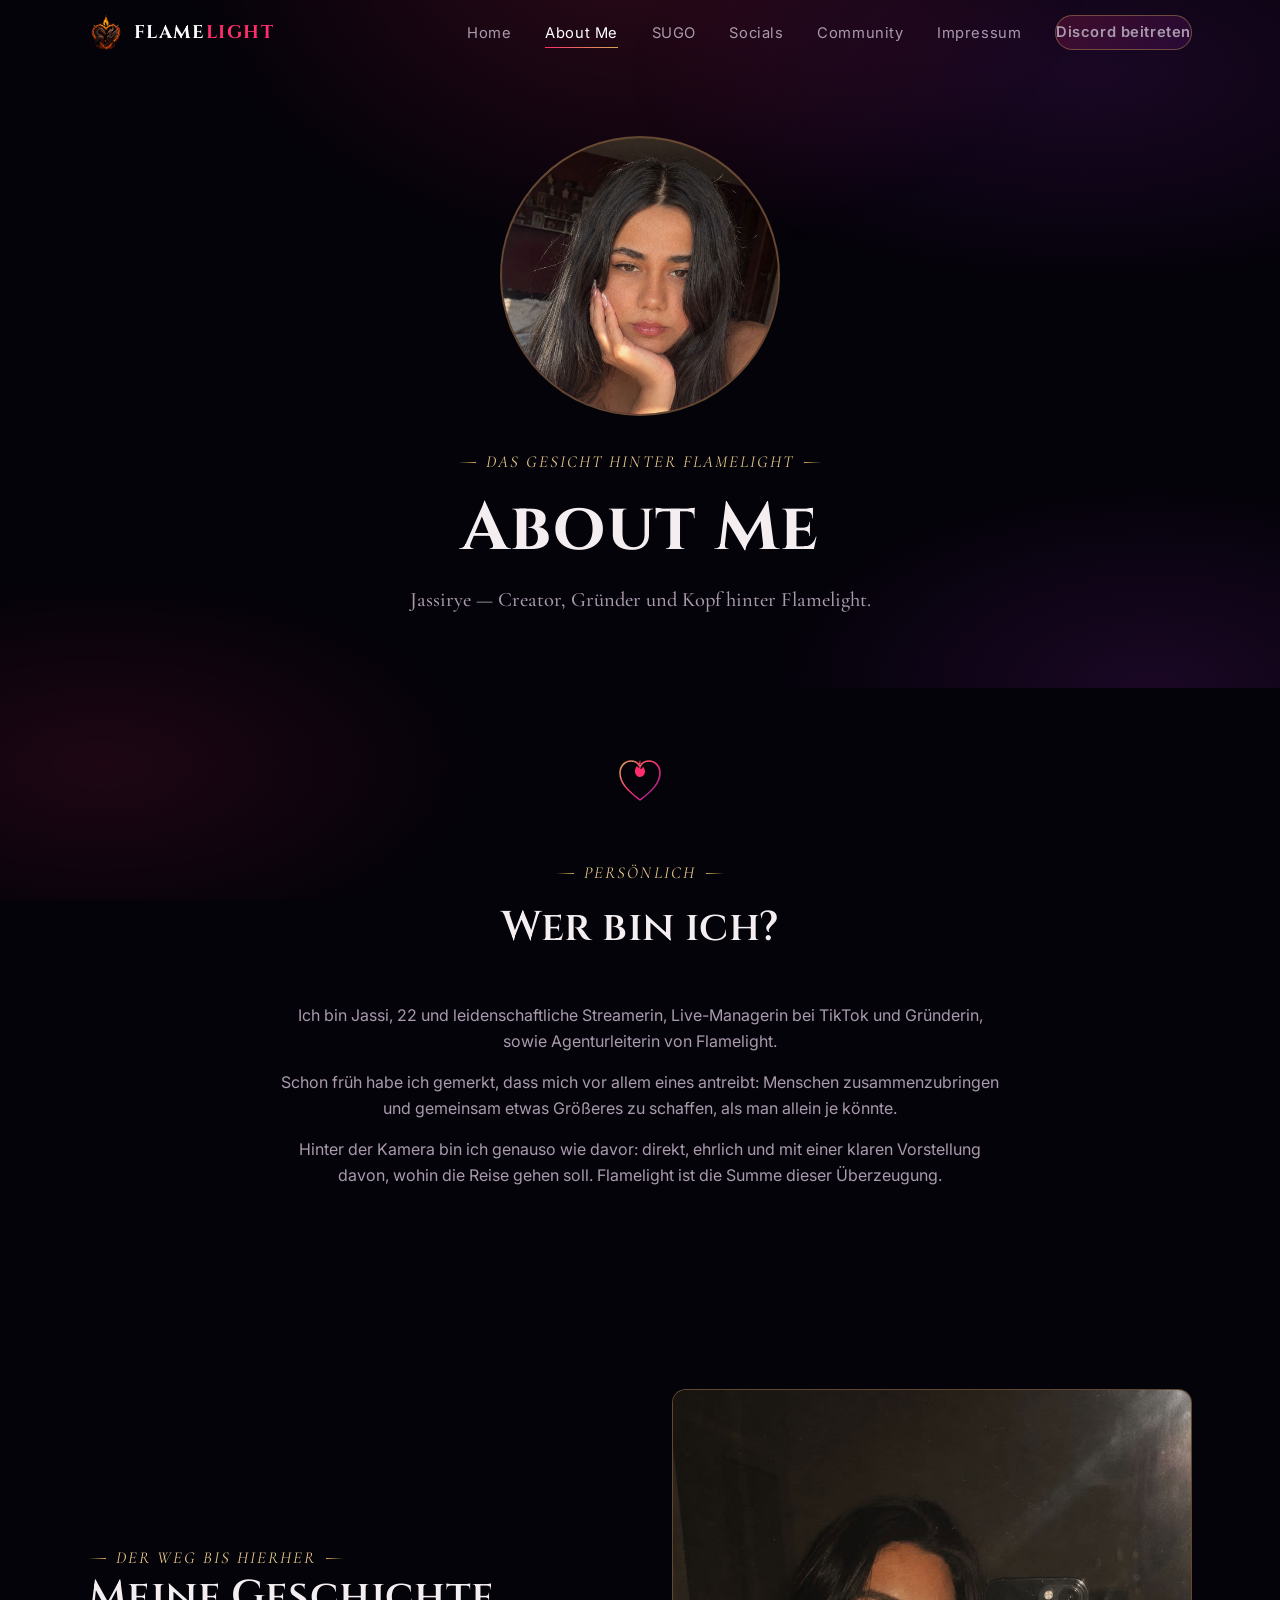
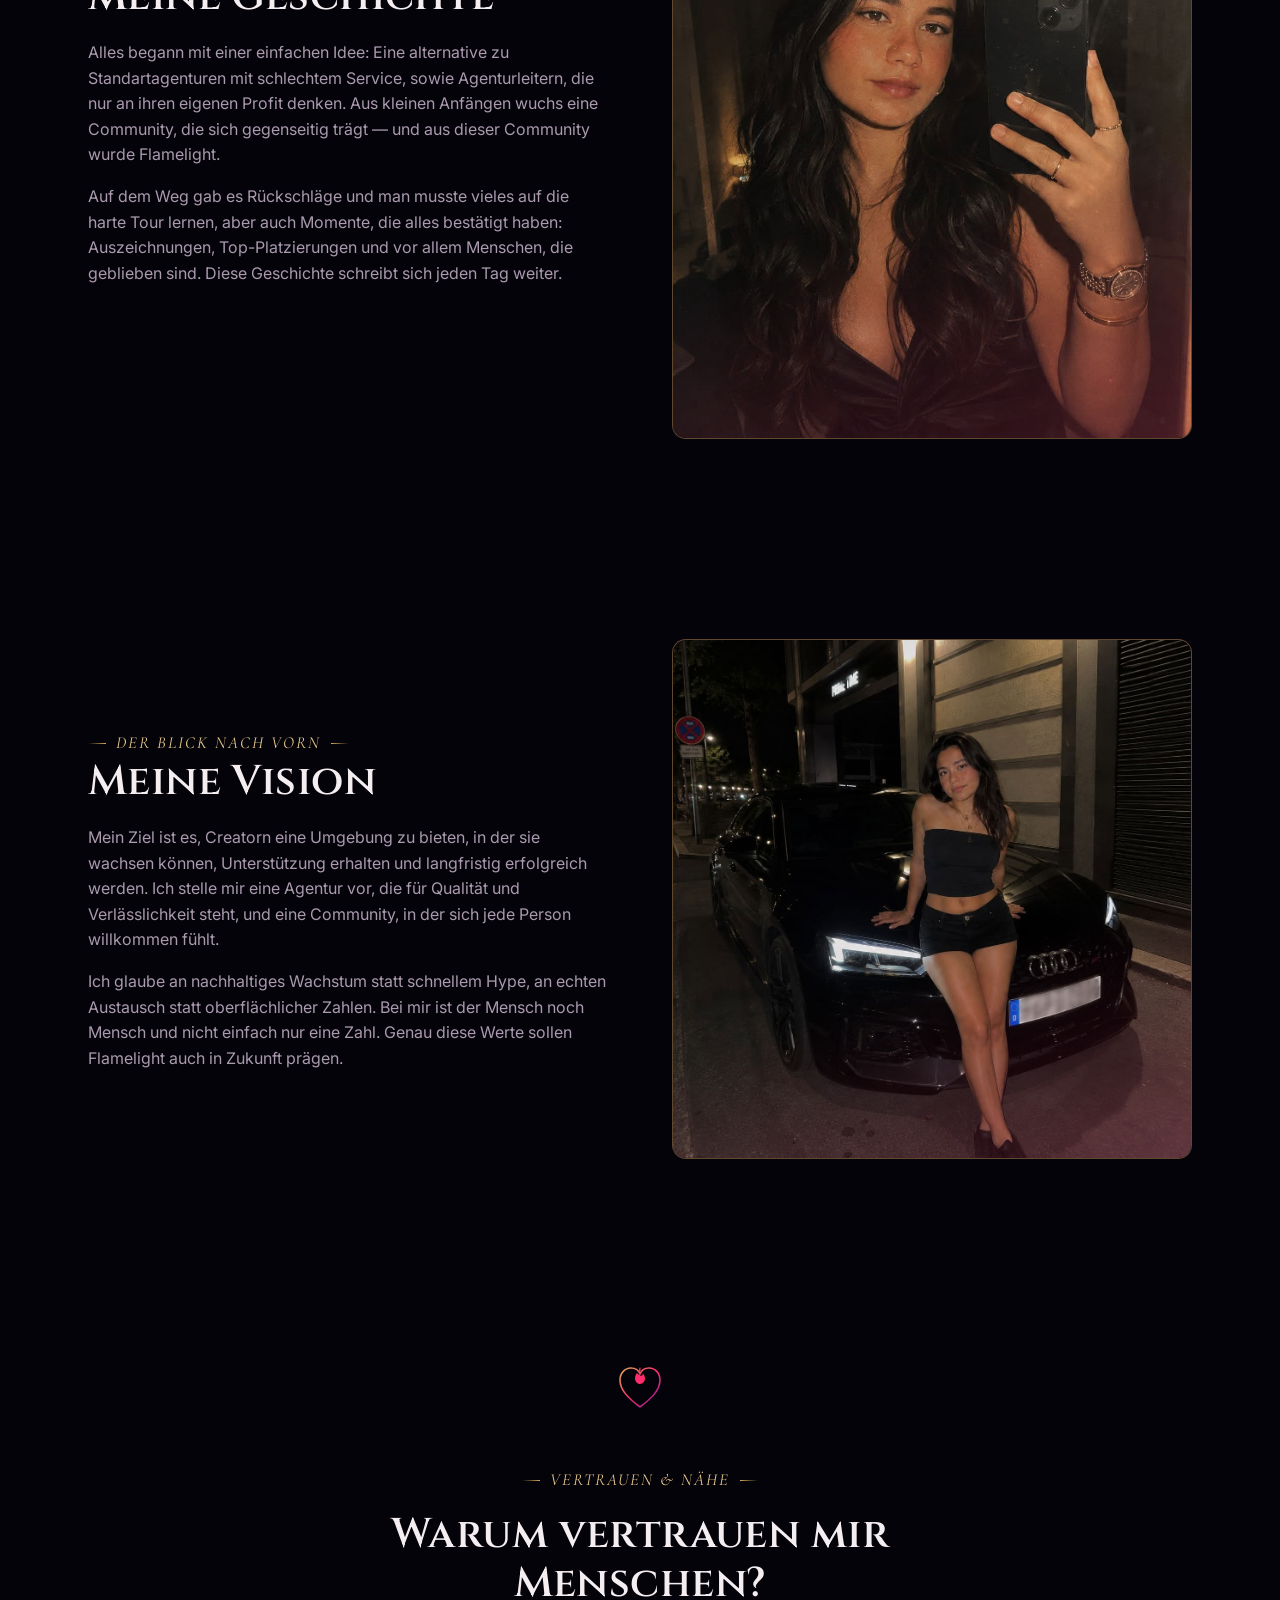
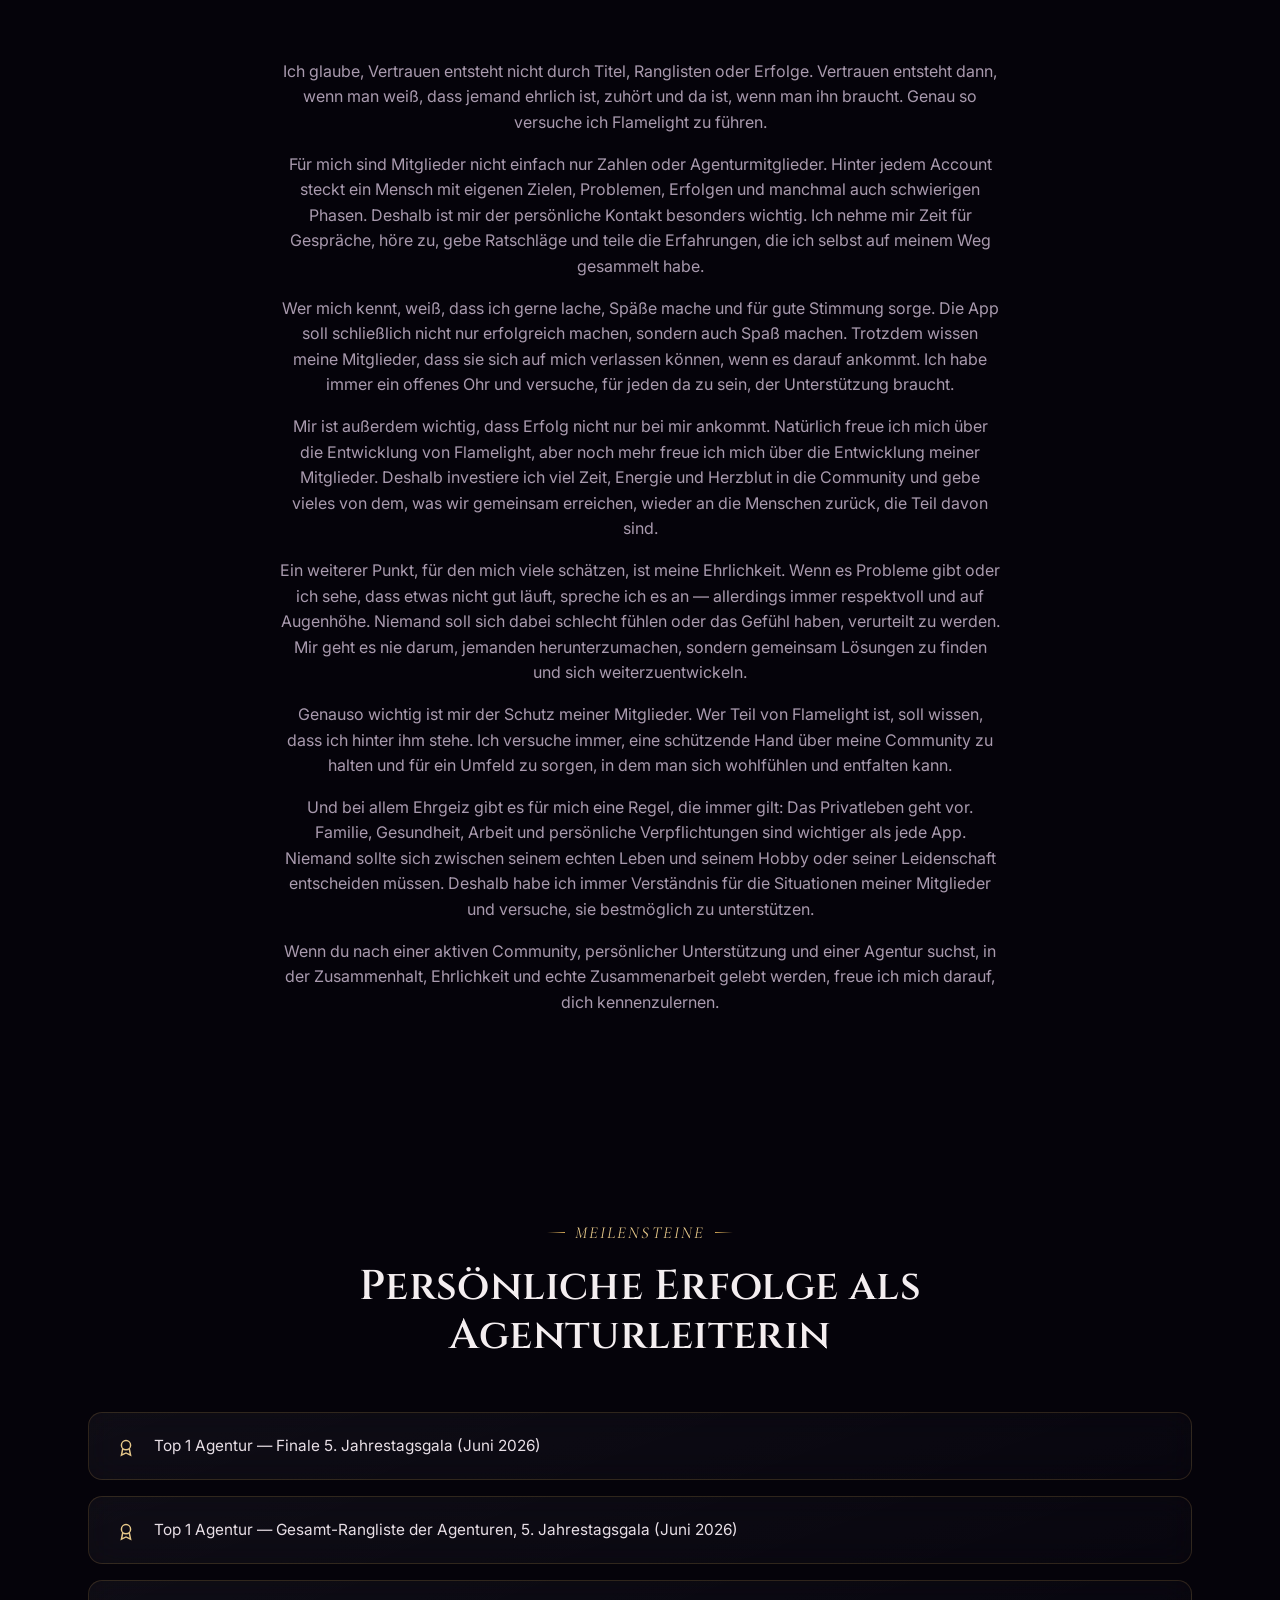
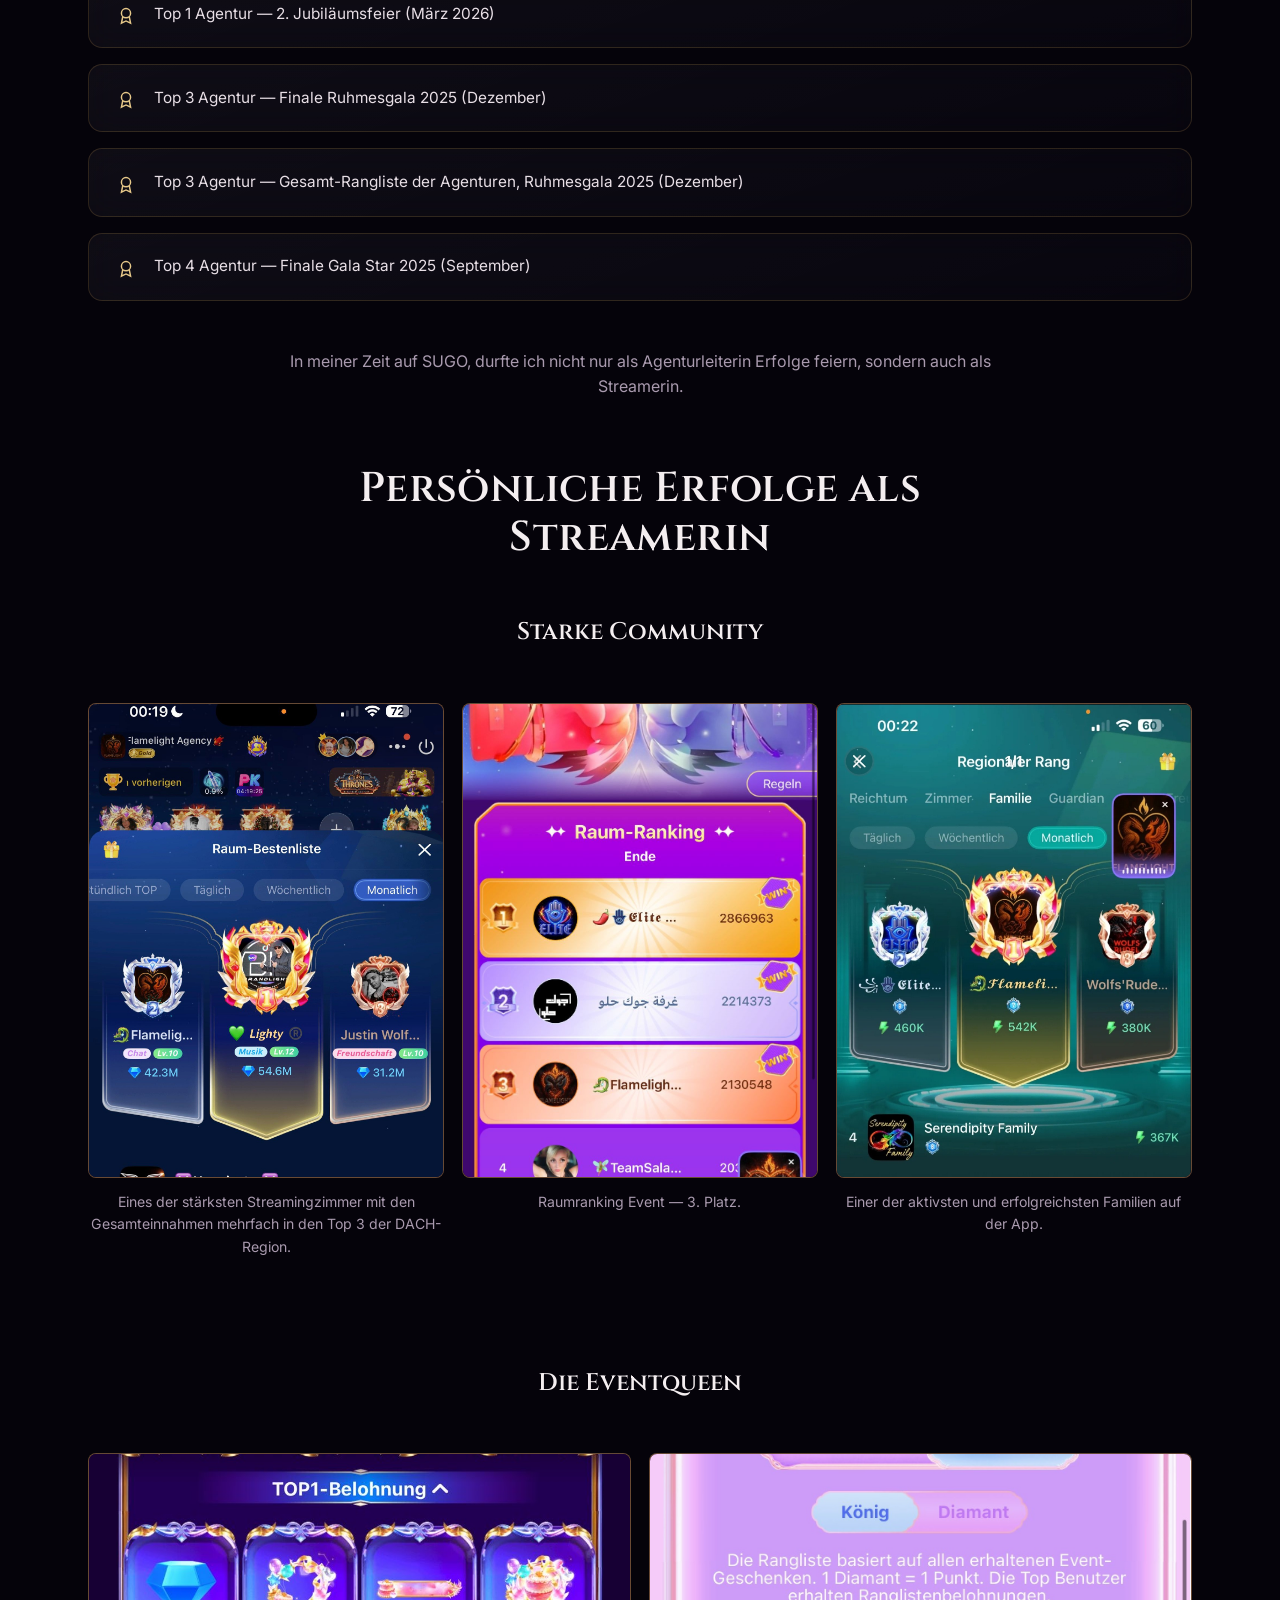
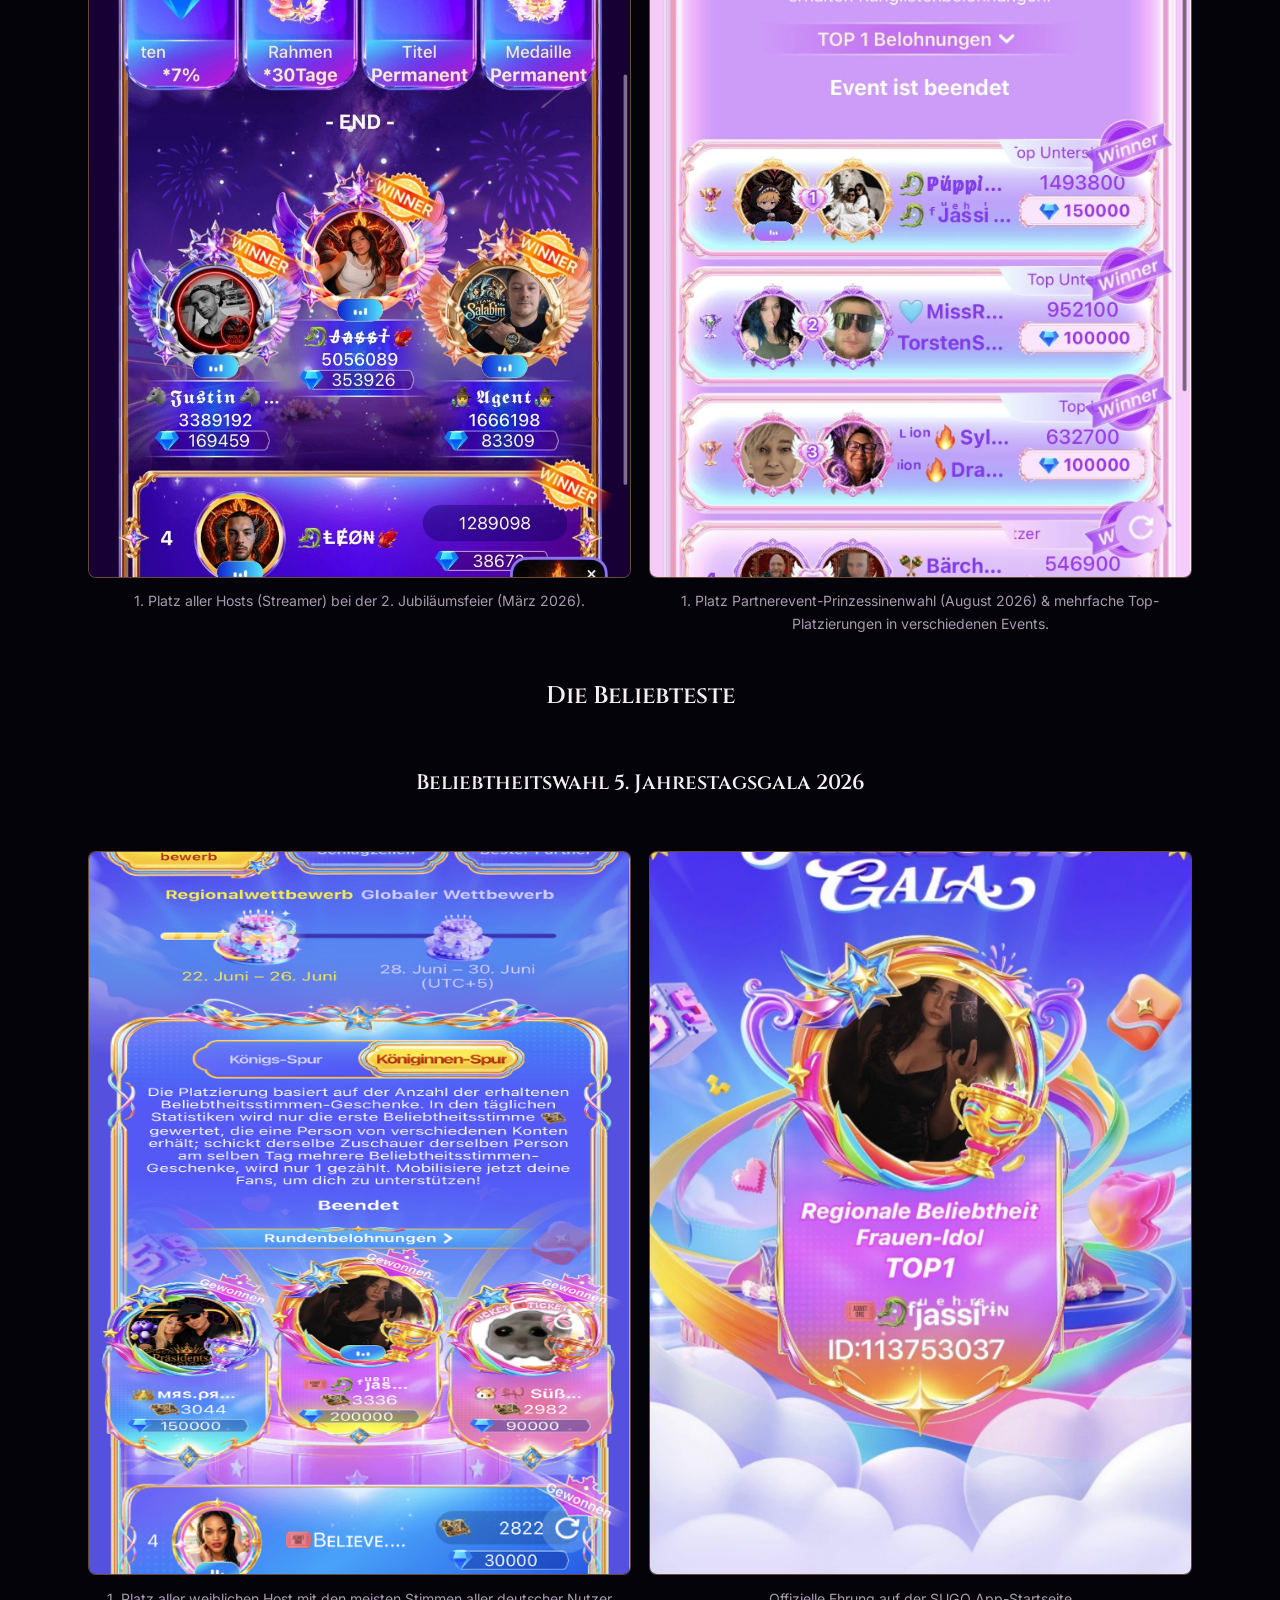
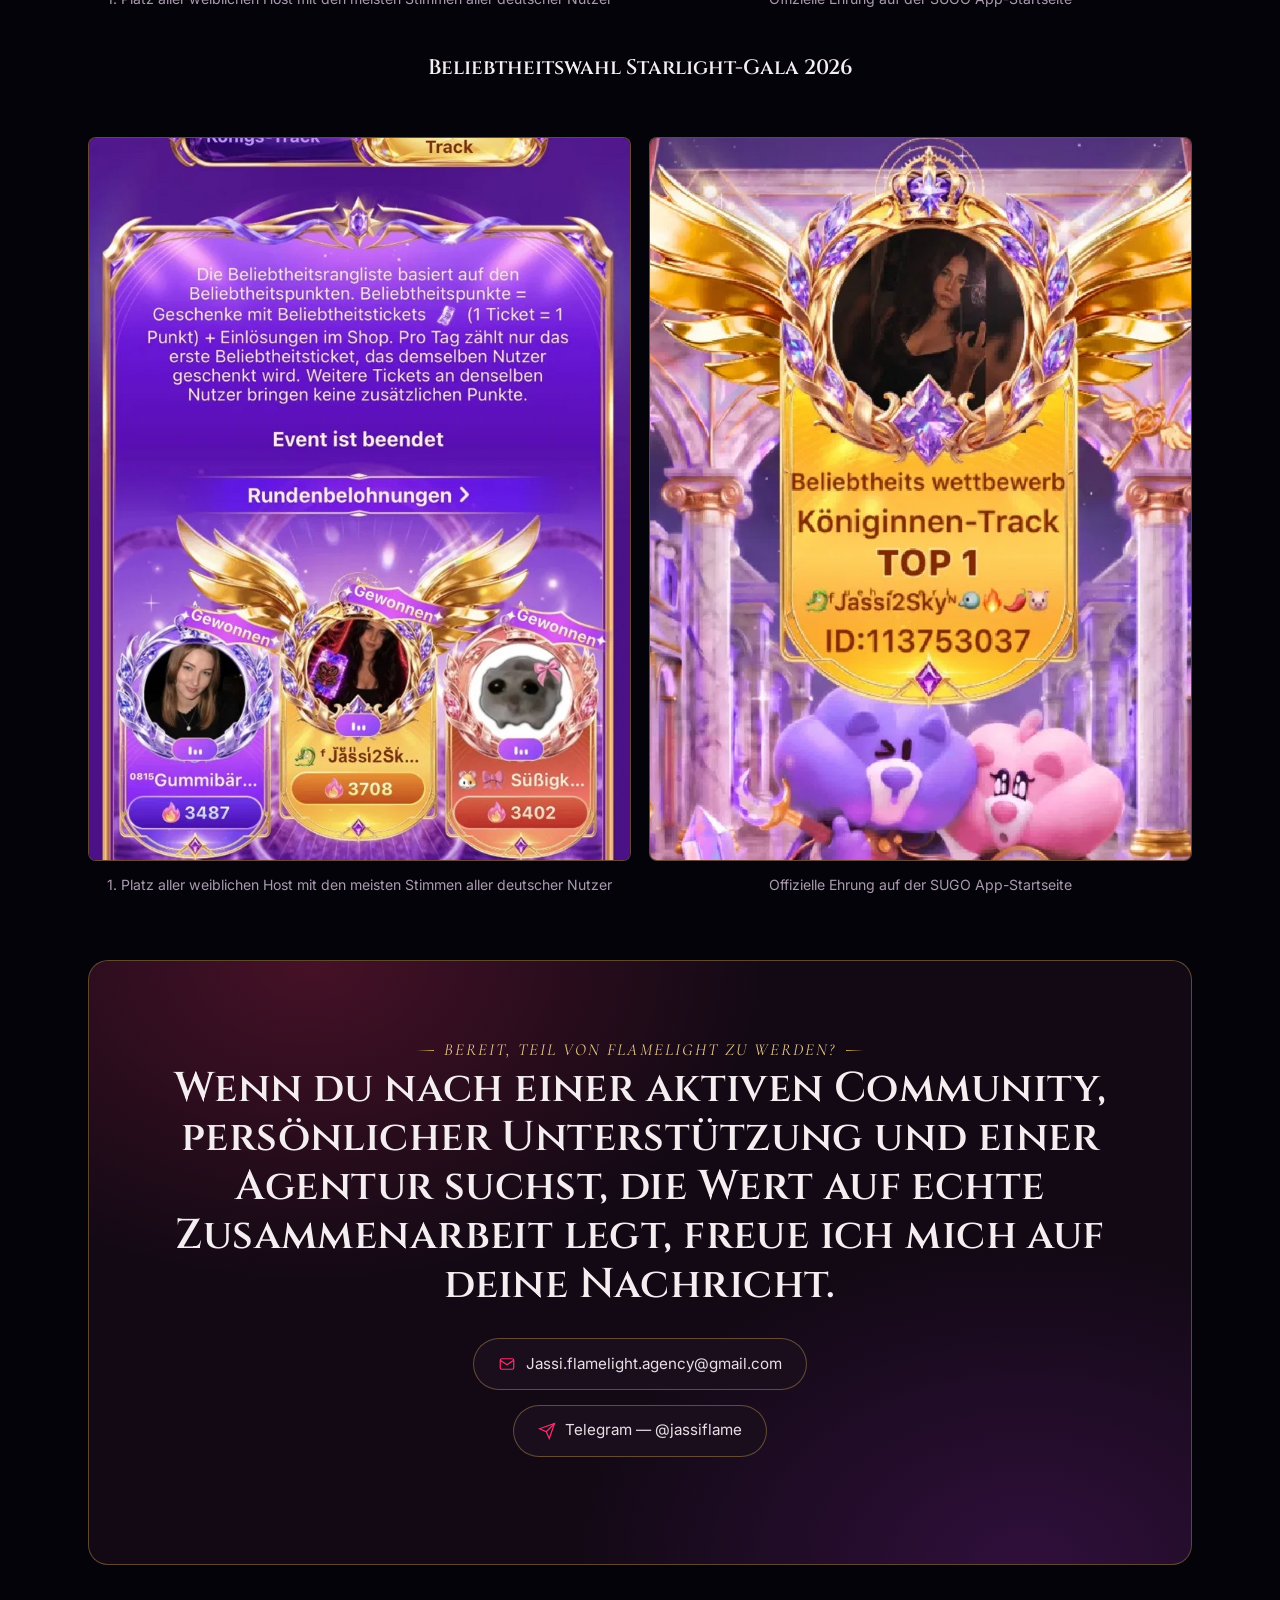
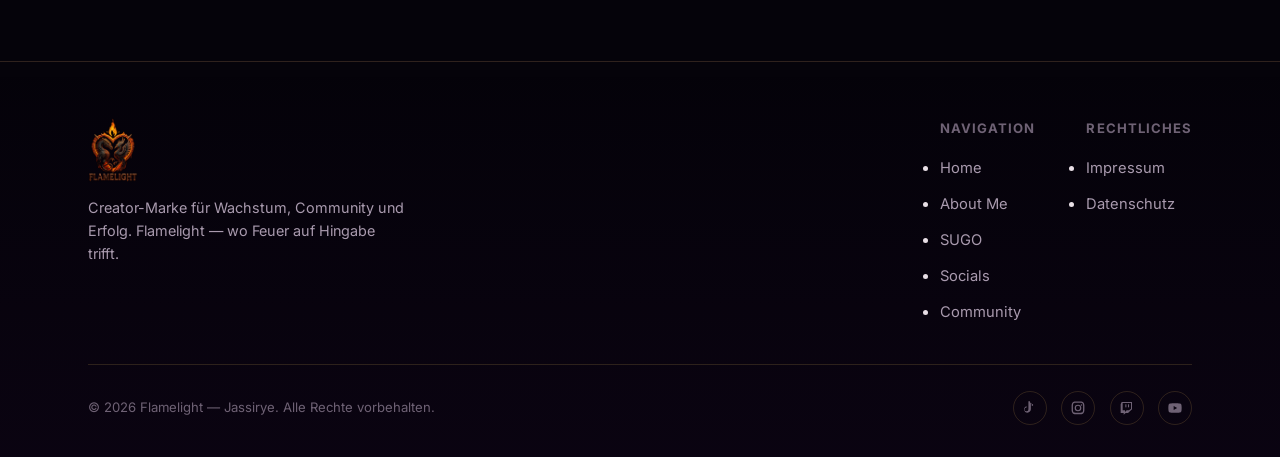
<file: about.html>
<!DOCTYPE html>
<html lang="de">
<head>
<meta charset="UTF-8">
<meta name="viewport" content="width=device-width, initial-scale=1.0">
<title>About Me — Flamelight | Jassirye</title>
<meta name="description" content="Lerne Jassirye kennen — Geschichte, Vision und persönliche Erfolge hinter der Marke Flamelight.">
<meta name="keywords" content="Jassirye, About, Flamelight, Geschichte, Vision, Erfolge">
<meta name="author" content="Jassirye">
<link rel="canonical" href="https://jassirye.github.io/flamelight/about.html">

<meta property="og:type" content="profile">
<meta property="og:title" content="About Me — Flamelight">
<meta property="og:description" content="Lerne Jassirye kennen — Geschichte, Vision und persönliche Erfolge hinter Flamelight.">
<meta property="og:image" content="assets/banner.jpg">
<meta property="og:url" content="https://jassirye.github.io/flamelight/about.html">
<meta name="twitter:card" content="summary_large_image">

<link rel="icon" type="image/svg+xml" href="data:image/svg+xml,%3Csvg xmlns='http://www.w3.org/2000/svg' viewBox='0 0 24 24'%3E%3Cpath fill='%23ff2d6b' d='M12 2c1 3-1 4-1 6 0 1.5 1 2.5 2 2.5 1.3 0 2-1.2 1.7-2.7C16.5 9 18 11 18 13.5 18 18 14.5 21 12 21s-6-3-6-7.5c0-3 1.7-5 3-6.5-.3 1.5.3 2.5 1.3 2.5 1 0 1.2-1 .9-2C10.8 6 11.2 4 12 2Z'/%3E%3C/svg%3E">

<link rel="preconnect" href="https://fonts.googleapis.com">
<link rel="preconnect" href="https://fonts.gstatic.com" crossorigin>
<link rel="stylesheet" href="style.css">
</head>
<body>
<a href="#main" class="skip-link">Zum Inhalt springen</a>

<header class="site-header">
  <div class="container nav-inner">
    <a href="index.html" class="brand">
      <img class="brand-mark" src="assets/logo-icon.png" alt="Flamelight Logo">
      <span class="brand-name">FLAME<span>LIGHT</span></span>
    </a>
    <button class="nav-toggle" aria-label="Menü öffnen" aria-expanded="false">
      <span></span><span></span><span></span>
    </button>
    <nav>
      <ul class="nav-links">
        <li><a href="index.html">Home</a></li>
        <li><a href="about.html">About Me</a></li>
        <li><a href="sugo.html">SUGO</a></li>
        <li><a href="socials.html">Socials</a></li>
        <li><a href="community.html">Community</a></li>
        <li><a href="impressum.html">Impressum</a></li>
        <li><a href="https://discord.gg/7aUsTAuQSd" class="nav-cta" target="_blank" rel="noopener">Discord beitreten</a></li>
      </ul>
    </nav>
  </div>
</header>
<div class="nav-scrim"></div>

<main id="main">

  <!-- ================= HERO / PROFIL ================= -->
  <section class="page-hero about-hero">
    <div class="container">
      <div class="profile-frame reveal">
        <img src="assets/profile.jpg" alt="Jassi — Gründerin von Flamelight" style="object-position: center 22%;">
      </div>
      <span class="eyebrow">Das Gesicht hinter Flamelight</span>
      <h1>About Me</h1>
      <p class="lede">Jassirye — Creator, Gründer und Kopf hinter Flamelight.</p>
    </div>
  </section>

  <div class="container">
    <div class="story-grid">

      <!-- ================= WER BIN ICH ================= -->
      <section class="section-tight">
        <div class="heart-divider reveal" aria-hidden="true">
          <svg viewBox="0 0 56 56" fill="none"><path class="hd-path" d="M28 48C16 39 8 31 8 21c0-7 5-12 11-12 4 0 7.5 2.3 9 5.7C29.5 11.3 33 9 37 9c6 0 11 5 11 12 0 10-8 18-20 27Z" stroke="url(#a1)" stroke-width="1.6"/><path class="hd-flame" d="M28 8c1.4 3 0 4.4-0.5 6.2-0.4 1.4 0.4 2.6 1.6 2.6 1.4 0 2-1.4 1.6-2.8C32 16 33 17.6 33 19.6c0 3-2.2 5.4-5 5.4s-5-2.6-5-5.8c0-2.6 1.4-4.4 2.6-5.6-0.3 1.2 0.2 2 1 2 0.8 0 1-0.8 0.7-1.6C26.5 12 27 10 28 8Z" fill="#ff2d6b"/><defs><linearGradient id="a1" x1="8" y1="9" x2="48" y2="48" gradientUnits="userSpaceOnUse"><stop stop-color="#d4a857"/><stop offset="0.5" stop-color="#ff2d6b"/><stop offset="1" stop-color="#7c1fa0"/></linearGradient></defs></svg>
        </div>
        <div class="section-head reveal">
          <span class="eyebrow">Persönlich</span>
          <h2>Wer bin ich?</h2>
        </div>
        <div class="text-block reveal" style="max-width:720px;margin:0 auto;text-align:center;">
          <p>
            Ich bin Jassi, 22 und leidenschaftliche Streamerin, Live-Managerin bei TikTok und Gründerin, sowie Agenturleiterin von Flamelight.
          </p>
          <p>
            Schon früh habe ich gemerkt, dass mich vor allem eines antreibt: Menschen zusammenzubringen und gemeinsam etwas Größeres zu schaffen, als man allein je könnte.
          </p>
          <p>
            Hinter der Kamera bin ich genauso wie davor: direkt, ehrlich und mit einer klaren Vorstellung davon, wohin die Reise gehen soll. Flamelight ist die Summe dieser Überzeugung.
          </p>
        </div>
      </section>

      <!-- ================= MEINE GESCHICHTE ================= -->
      <section class="section-tight">
        <div class="split">
          <div class="reveal">
            <span class="eyebrow">Der Weg bis hierher</span>
            <h2>Meine Geschichte</h2>
            <div class="text-block" style="margin-top:1.2rem;">
              <p>
                Alles begann mit einer einfachen Idee: Eine alternative zu Standartagenturen mit schlechtem Service, sowie Agenturleitern, die nur an ihren eigenen Profit denken. Aus kleinen Anfängen wuchs eine Community, die sich gegenseitig trägt — und aus dieser Community wurde Flamelight.
              </p>
              <p>
                Auf dem Weg gab es Rückschläge und man musste vieles auf die harte Tour lernen, aber auch Momente, die alles bestätigt haben: Auszeichnungen, Top-Platzierungen und vor allem Menschen, die geblieben sind. Diese Geschichte schreibt sich jeden Tag weiter.
              </p>
            </div>
          </div>
          <div class="split-media reveal">
            <div class="frame frame-ratio-portrait">
              <img src="assets/about-1.jpg" alt="Jassi — Meine Geschichte" style="width:100%;height:100%;object-fit:cover;object-position:center 18%;">
            </div>
          </div>
        </div>
      </section>

      <!-- ================= MEINE VISION ================= -->
      <section class="section-tight">
        <div class="split">
          <div class="split-media reveal" style="order:2;">
            <div class="frame frame-ratio-square">
              <img src="assets/about-2.jpg" alt="Jassi — Meine Vision" style="width:100%;height:100%;object-fit:cover;object-position:60% 25%;">
            </div>
          </div>
          <div class="reveal" style="order:1;">
            <span class="eyebrow">Der Blick nach vorn</span>
            <h2>Meine Vision</h2>
            <div class="text-block" style="margin-top:1.2rem;">
              <p>
                Mein Ziel ist es, Creatorn eine Umgebung zu bieten, in der sie wachsen können, Unterstützung erhalten und langfristig erfolgreich werden.
                Ich stelle mir eine Agentur vor, die für Qualität und Verlässlichkeit steht, und eine Community, in der sich jede Person willkommen fühlt.
              </p>
              <p>
                Ich glaube an nachhaltiges Wachstum statt schnellem Hype, an echten Austausch statt oberflächlicher Zahlen. Bei mir ist der Mensch noch Mensch und nicht einfach nur eine Zahl. Genau diese Werte sollen Flamelight auch in Zukunft prägen.
              </p>
            </div>
          </div>
        </div>
      </section>

      <!-- ================= Warum vertrauen mir Menschen? ================= -->
       <section class="section-tight">
        <div class="heart-divider reveal" aria-hidden="true">
          <svg viewBox="0 0 56 56" fill="none"><path class="hd-path" d="M28 48C16 39 8 31 8 21c0-7 5-12 11-12 4 0 7.5 2.3 9 5.7C29.5 11.3 33 9 37 9c6 0 11 5 11 12 0 10-8 18-20 27Z" stroke="url(#a-trust)" stroke-width="1.6"/><path class="hd-flame" d="M28 8c1.4 3 0 4.4-0.5 6.2-0.4 1.4 0.4 2.6 1.6 2.6 1.4 0 2-1.4 1.6-2.8C32 16 33 17.6 33 19.6c0 3-2.2 5.4-5 5.4s-5-2.6-5-5.8c0-2.6 1.4-4.4 2.6-5.6-0.3 1.2 0.2 2 1 2 0.8 0 1-0.8 0.7-1.6C26.5 12 27 10 28 8Z" fill="#ff2d6b"/><defs><linearGradient id="a-trust" x1="8" y1="9" x2="48" y2="48" gradientUnits="userSpaceOnUse"><stop stop-color="#d4a857"/><stop offset="0.5" stop-color="#ff2d6b"/><stop offset="1" stop-color="#7c1fa0"/></linearGradient></defs></svg>
        </div>
        <div class="section-head reveal">
          <span class="eyebrow">Vertrauen &amp; Nähe</span>
          <h2>Warum vertrauen mir Menschen?</h2>
        </div>
        <div class="text-block reveal" style="max-width:720px;margin:0 auto;text-align:center;">
          <p>
            Ich glaube, Vertrauen entsteht nicht durch Titel, Ranglisten oder Erfolge. Vertrauen entsteht dann, wenn man weiß, dass jemand ehrlich ist, zuhört und da ist, wenn man ihn braucht. Genau so versuche ich Flamelight zu führen.
          </p>
          <p>
            Für mich sind Mitglieder nicht einfach nur Zahlen oder Agenturmitglieder. Hinter jedem Account steckt ein Mensch mit eigenen Zielen, Problemen, Erfolgen und manchmal auch schwierigen Phasen. Deshalb ist mir der persönliche Kontakt besonders wichtig. Ich nehme mir Zeit für Gespräche, höre zu, gebe Ratschläge und teile die Erfahrungen, die ich selbst auf meinem Weg gesammelt habe.
          </p>
          <p>
            Wer mich kennt, weiß, dass ich gerne lache, Späße mache und für gute Stimmung sorge. Die App soll schließlich nicht nur erfolgreich machen, sondern auch Spaß machen. Trotzdem wissen meine Mitglieder, dass sie sich auf mich verlassen können, wenn es darauf ankommt. Ich habe immer ein offenes Ohr und versuche, für jeden da zu sein, der Unterstützung braucht.
          </p>
          <p>
            Mir ist außerdem wichtig, dass Erfolg nicht nur bei mir ankommt. Natürlich freue ich mich über die Entwicklung von Flamelight, aber noch mehr freue ich mich über die Entwicklung meiner Mitglieder. Deshalb investiere ich viel Zeit, Energie und Herzblut in die Community und gebe vieles von dem, was wir gemeinsam erreichen, wieder an die Menschen zurück, die Teil davon sind.
          </p>
          <p>
            Ein weiterer Punkt, für den mich viele schätzen, ist meine Ehrlichkeit. Wenn es Probleme gibt oder ich sehe, dass etwas nicht gut läuft, spreche ich es an — allerdings immer respektvoll und auf Augenhöhe. Niemand soll sich dabei schlecht fühlen oder das Gefühl haben, verurteilt zu werden. Mir geht es nie darum, jemanden herunterzumachen, sondern gemeinsam Lösungen zu finden und sich weiterzuentwickeln.
          </p>
          <p>
            Genauso wichtig ist mir der Schutz meiner Mitglieder. Wer Teil von Flamelight ist, soll wissen, dass ich hinter ihm stehe. Ich versuche immer, eine schützende Hand über meine Community zu halten und für ein Umfeld zu sorgen, in dem man sich wohlfühlen und entfalten kann.
          </p>
          <p>
            Und bei allem Ehrgeiz gibt es für mich eine Regel, die immer gilt: Das Privatleben geht vor. Familie, Gesundheit, Arbeit und persönliche Verpflichtungen sind wichtiger als jede App. Niemand sollte sich zwischen seinem echten Leben und seinem Hobby oder seiner Leidenschaft entscheiden müssen. Deshalb habe ich immer Verständnis für die Situationen meiner Mitglieder und versuche, sie bestmöglich zu unterstützen.
          </p>
          <p>
            Wenn du nach einer aktiven Community, persönlicher Unterstützung und einer Agentur suchst, in der Zusammenhalt, Ehrlichkeit und echte Zusammenarbeit gelebt werden, freue ich mich darauf, dich kennenzulernen.
          </p>
        </div>
      </section>
      
      <!-- =================  ERFOLGE ================= -->
      <section class="section-tight">
        <div class="section-head reveal">
          <span class="eyebrow">Meilensteine</span>
          <h2>Persönliche Erfolge als Agenturleiterin</h2>
        </div>
        <div class="ach-list reveal">
          <div class="ach-item glass">
            <svg class="ach-icon" viewBox="0 0 24 24" fill="none" stroke="currentColor" stroke-width="1.6"><path d="M12 15a5 5 0 1 0 0-10 5 5 0 0 0 0 10Z"/><path d="M8.5 13.5 7 21l5-2.5L17 21l-1.5-7.5"/></svg>
            <p>Top 1 Agentur — Finale 5. Jahrestagsgala (Juni 2026)</p>
          </div>
          <div class="ach-item glass">
            <svg class="ach-icon" viewBox="0 0 24 24" fill="none" stroke="currentColor" stroke-width="1.6"><path d="M12 15a5 5 0 1 0 0-10 5 5 0 0 0 0 10Z"/><path d="M8.5 13.5 7 21l5-2.5L17 21l-1.5-7.5"/></svg>
            <p>Top 1 Agentur — Gesamt-Rangliste der Agenturen, 5. Jahrestagsgala (Juni 2026)</p>
          </div>
          <div class="ach-item glass">
            <svg class="ach-icon" viewBox="0 0 24 24" fill="none" stroke="currentColor" stroke-width="1.6"><path d="M12 15a5 5 0 1 0 0-10 5 5 0 0 0 0 10Z"/><path d="M8.5 13.5 7 21l5-2.5L17 21l-1.5-7.5"/></svg>
            <p>Top 1 Agentur — 2. Jubiläumsfeier (März 2026)</p>
          </div>
          <div class="ach-item glass">
            <svg class="ach-icon" viewBox="0 0 24 24" fill="none" stroke="currentColor" stroke-width="1.6"><path d="M12 15a5 5 0 1 0 0-10 5 5 0 0 0 0 10Z"/><path d="M8.5 13.5 7 21l5-2.5L17 21l-1.5-7.5"/></svg>
            <p>Top 3 Agentur — Finale Ruhmesgala 2025 (Dezember)</p>
          </div>
          <div class="ach-item glass">
            <svg class="ach-icon" viewBox="0 0 24 24" fill="none" stroke="currentColor" stroke-width="1.6"><path d="M12 15a5 5 0 1 0 0-10 5 5 0 0 0 0 10Z"/><path d="M8.5 13.5 7 21l5-2.5L17 21l-1.5-7.5"/></svg>
            <p>Top 3 Agentur — Gesamt-Rangliste der Agenturen, Ruhmesgala 2025 (Dezember)</p>
          </div>
          <div class="ach-item glass">
            <svg class="ach-icon" viewBox="0 0 24 24" fill="none" stroke="currentColor" stroke-width="1.6"><path d="M12 15a5 5 0 1 0 0-10 5 5 0 0 0 0 10Z"/><path d="M8.5 13.5 7 21l5-2.5L17 21l-1.5-7.5"/></svg>
            <p>Top 4 Agentur — Finale Gala Star 2025 (September)</p>
          </div>
        </div>

        <div class="text-block reveal" style="max-width:760px;margin:3rem auto 0;text-align:center;">
          <p>
            In meiner Zeit auf SUGO, durfte ich nicht nur als Agenturleiterin Erfolge feiern, sondern auch als Streamerin.
          </p>
        </div>
        
        <!-- ================= Community ERFOLGE ================= -->
        <section class="section-tight">
           <div class="section-head reveal">
            <h2>Persönliche Erfolge als Streamerin</h2>
          </div>
        
          <div class="section-head reveal" style="margin-top:3rem;">
            <h3>Starke Community</h3>
          </div>
        <div class="gallery-3 reveal">
          <div>
            <div class="gallery-item has-image">
              <img src="assets/about-raum-1.jpg" alt="Streamingzimmer in den Top 3 der DACH-Region" loading="lazy">
            </div>
            <p style="margin-top:0.8rem;text-align:center;color:var(--ink-dim);font-size:0.88rem;">Eines der stärksten Streamingzimmer mit den Gesamteinnahmen mehrfach in den Top 3 der DACH-Region.</p>
          </div>
          <div>
            <div class="gallery-item has-image">
              <img src="assets/about-raum-2.jpg" alt="3. Platz beim Raumranking Event" loading="lazy">
            </div>
            <p style="margin-top:0.8rem;text-align:center;color:var(--ink-dim);font-size:0.88rem;">Raumranking Event — 3. Platz.</p>
          </div>
          <div>
            <div class="gallery-item has-image">
              <img src="assets/about-familie-1.jpg" alt="Familiengruppe in den Top 3 der DACH-Region, beste Platzierung 1. Platz" loading="lazy">
            </div>
            <p style="margin-top:0.8rem;text-align:center;color:var(--ink-dim);font-size:0.88rem;">Einer der aktivsten und erfolgreichsten Familien auf der App.</p>
          </div>
        </div>
      </section>
        

      <!-- ================= ALS STREAMERIN ================= -->
        <div class="section-head reveal" style="margin-top:2.6rem;">
          <h3>Die Eventqueen</h3>
        </div>

        <div class="reveal">
          <div class="gallery-2" style="margin-top:1.6rem;">
            <div>
              <div class="gallery-item has-image">
                <img src="assets/about-host-1.jpg" alt="1. Platz aller Hosts bei der 2. Jubiläumsfeier, März 2026" loading="lazy">
              </div>
              <p style="margin-top:0.8rem;text-align:center;color:var(--ink-dim);font-size:0.88rem;">1. Platz aller Hosts (Streamer) bei der 2. Jubiläumsfeier (März 2026).</p>
            </div>
            <div>
              <div class="gallery-item has-image">
                <img src="assets/Prinzessin-Event.jpg" alt="1. Platz Prinzessinenwahl August 2026" loading="lazy">
              </div>
              <p style="margin-top:0.8rem;text-align:center;color:var(--ink-dim);font-size:0.88rem;">1. Platz Partnerevent-Prinzessinenwahl (August 2026) &amp; mehrfache Top-Platzierungen in verschiedenen Events.</p>
            </div>
          </div>
        </div>

      <div class="section-head reveal" style="margin-top:2.6rem;">
          <h3>Die Beliebteste</h3>
        </div>

    <div class="section-head reveal" style="margin-top:2.6rem;">
          <h3 style="font-family:var(--font-display);font-size:1.3rem;">Beliebtheitswahl 5. Jahrestagsgala 2026</h3>
        </div>
      
        <div class="reveal">
          <div class="gallery-2" style="margin-top:1.6rem;">
            <div>
              <div class="gallery-item has-image">
                <img src="assets/Beliebtheit.png" alt="1. Platz Beliebtheitswahl 5. Jahrestagsgala 2026" loading="lazy">
              </div>
              <p style="margin-top:0.8rem;text-align:center;color:var(--ink-dim);font-size:0.88rem;">1. Platz aller weiblichen Host mit den meisten Stimmen aller deutscher Nutzer</p>
            </div>
            <div>
              <div class="gallery-item has-image">
                <img src="assets/ehrung_startseite.png" alt="Offizielle Ehrung auf der SUGO App-Startseite" loading="lazy">
              </div>
              <p style="margin-top:0.8rem;text-align:center;color:var(--ink-dim);font-size:0.88rem;">Offizielle Ehrung auf der SUGO App-Startseite
          </div>
        </div>

       <div class="section-head reveal" style="margin-top:2.6rem;">
          <h3 style="font-family:var(--font-display);font-size:1.3rem;">Beliebtheitswahl Starlight-Gala 2026</h3>
        </div>
      
        <div class="reveal">
          <div class="gallery-2" style="margin-top:1.6rem;">
            <div>
              <div class="gallery-item has-image">
                <img src="assets/starlight_top1.jpg" alt="TOP 1 Beliebtheitswahl Starlight-Gala" loading="lazy"> 
              </div>
              <p style="margin-top:0.8rem;text-align:center;color:var(--ink-dim);font-size:0.88rem;">1. Platz aller weiblichen Host mit den meisten Stimmen aller deutscher Nutzer</p>
            </div>
            <div>
              <div class="gallery-item has-image">
                <img src="assets/starlight_beliebtheit.jpg" alt="Offizielle TOP 1 Auszeichnung Starlight-Gala" loading="lazy">
              </div>
              <p style="margin-top:0.8rem;text-align:center;color:var(--ink-dim);font-size:0.88rem;">Offizielle Ehrung auf der SUGO App-Startseite</p>
            </div>
          </div>
        </div>
             
      <!-- ================= KONTAKT ================= -->
      <section class="section-tight" style="padding-bottom:2rem;">
        <div class="cta-band reveal">
          <span class="eyebrow">Bereit, Teil von Flamelight zu werden?</span>
          <h2>Wenn du nach einer aktiven Community, persönlicher Unterstützung und einer Agentur suchst, die Wert auf echte Zusammenarbeit legt, freue ich mich auf deine Nachricht.</h2>
          <div class="contact-options">
            <a href="mailto:Jassi.flamelight.agency@gmail.com" class="contact-option">
              <svg viewBox="0 0 24 24" fill="none" stroke="currentColor" stroke-width="1.6" aria-hidden="true"><rect x="3" y="5" width="18" height="14" rx="2"/><path d="m3 7 9 6 9-6"/></svg>
              <span>Jassi.flamelight.agency@gmail.com</span>
            </a>
            <a href="https://t.me/jassiflame" target="_blank" rel="noopener" class="contact-option">
              <svg viewBox="0 0 24 24" fill="none" stroke="currentColor" stroke-width="1.6" aria-hidden="true"><path d="M22 2 11 13"/><path d="M22 2l-7 20-4-9-9-4Z"/></svg>
              <span>Telegram — @jassiflame</span>
            </a>
          </div>
         
        </div>
      </section>

    </div>
  </div>

</main>

<footer class="site-footer">
  <div class="container">
    <div class="footer-top">
      <div class="footer-brand">
        <a href="index.html" class="brand">
          <img class="brand-mark brand-mark--full" src="assets/logo-full.png" alt="Flamelight Logo">
        </a>
        <p>Creator-Marke für Wachstum, Community und Erfolg. Flamelight — wo Feuer auf Hingabe trifft.</p>
      </div>
      <div class="footer-cols">
        <div class="footer-col">
          <h4>Navigation</h4>
          <ul>
            <li><a href="index.html">Home</a></li>
            <li><a href="about.html">About Me</a></li>
            <li><a href="sugo.html">SUGO</a></li>
            <li><a href="socials.html">Socials</a></li>
            <li><a href="community.html">Community</a></li>
          </ul>
        </div>
        <div class="footer-col">
          <h4>Rechtliches</h4>
          <ul>
            <li><a href="impressum.html">Impressum</a></li>
            <li><a href="impressum.html#datenschutz">Datenschutz</a></li>
          </ul>
        </div>
      </div>
    </div>
    <div class="footer-bottom">
      <span>&copy; <span data-year>2026</span> Flamelight — Jassirye. Alle Rechte vorbehalten.</span>
      <div class="footer-socials">
        <a href="https://www.tiktok.com/@jassirye" target="_blank" rel="noopener" aria-label="TikTok"><svg viewBox="0 0 24 24" fill="currentColor"><path d="M16.6 5.8a4.7 4.7 0 0 1-3.3-1.4V14c0 2.8-2.3 5-5 5a5 5 0 0 1-1.4-9.8v2.2A2.8 2.8 0 1 0 9.6 14V2h2.3a4.7 4.7 0 0 0 4.7 4.4v2.4a7 7 0 0 1-2-.3V5.8Z"/></svg></a>
        <a href="https://www.instagram.com/jassirye" target="_blank" rel="noopener" aria-label="Instagram"><svg viewBox="0 0 24 24" fill="currentColor"><path d="M12 2.2c2.7 0 3 0 4 .05 1 .05 1.7.2 2.3.45a4.6 4.6 0 0 1 1.7 1.1 4.6 4.6 0 0 1 1.1 1.7c.25.6.4 1.3.45 2.3.05 1 .05 1.3.05 4s0 3-.05 4c-.05 1-.2 1.7-.45 2.3a4.6 4.6 0 0 1-1.1 1.7 4.6 4.6 0 0 1-1.7 1.1c-.6.25-1.3.4-2.3.45-1 .05-1.3.05-4 .05s-3 0-4-.05c-1-.05-1.7-.2-2.3-.45a4.6 4.6 0 0 1-1.7-1.1 4.6 4.6 0 0 1-1.1-1.7c-.25-.6-.4-1.3-.45-2.3-.05-1-.05-1.3-.05-4s0-3 .05-4c.05-1 .2-1.7.45-2.3a4.6 4.6 0 0 1 1.1-1.7 4.6 4.6 0 0 1 1.7-1.1c.6-.25 1.3-.4 2.3-.45 1-.05 1.3-.05 4-.05Zm0 1.8c-2.6 0-2.9 0-4 .05-.8.04-1.3.16-1.6.27a2.8 2.8 0 0 0-1 .67 2.8 2.8 0 0 0-.67 1c-.1.3-.23.8-.27 1.6-.05 1.1-.05 1.4-.05 4s0 2.9.05 4c.04.8.16 1.3.27 1.6.13.36.3.66.67 1 .34.36.64.55 1 .67.3.1.8.23 1.6.27 1.1.05 1.4.05 4 .05s2.9 0 4-.05c.8-.04 1.3-.16 1.6-.27.36-.13.66-.3 1-.67.36-.34.55-.64.67-1 .1-.3.23-.8.27-1.6.05-1.1.05-1.4.05-4s0-2.9-.05-4c-.04-.8-.16-1.3-.27-1.6a2.8 2.8 0 0 0-.67-1 2.8 2.8 0 0 0-1-.67c-.3-.1-.8-.23-1.6-.27-1.1-.05-1.4-.05-4-.05ZM12 7a5 5 0 1 1 0 10 5 5 0 0 1 0-10Zm0 1.8a3.2 3.2 0 1 0 0 6.4 3.2 3.2 0 0 0 0-6.4Zm5.3-2.3a1.15 1.15 0 1 1 0 2.3 1.15 1.15 0 0 1 0-2.3Z"/></svg></a>
        <a href="https://www.twitch.tv/jassirye" target="_blank" rel="noopener" aria-label="Twitch"><svg viewBox="0 0 24 24" fill="currentColor"><path d="M4 3 2.5 6.5v13H7V22l3-2.5h3.5L19.5 14V3H4Zm14 10-3 2.5h-3.5L9 18v-2.5H5.5v-11h12.5V13Z"/><rect x="13.5" y="6.5" width="1.6" height="4.5"/><rect x="9.5" y="6.5" width="1.6" height="4.5"/></svg></a>
        <a href="https://www.youtube.com/@jassirye" target="_blank" rel="noopener" aria-label="YouTube"><svg viewBox="0 0 24 24" fill="currentColor"><path d="M21.6 7.2a2.7 2.7 0 0 0-1.9-1.9C18 4.8 12 4.8 12 4.8s-6 0-7.7.5A2.7 2.7 0 0 0 2.4 7.2 28 28 0 0 0 2 12a28 28 0 0 0 .4 4.8 2.7 2.7 0 0 0 1.9 1.9c1.7.5 7.7.5 7.7.5s6 0 7.7-.5a2.7 2.7 0 0 0 1.9-1.9A28 28 0 0 0 22 12a28 28 0 0 0-.4-4.8ZM10 15V9l5.2 3L10 15Z"/></svg></a>
      </div>
    </div>
  </div>
</footer>

<button class="to-top" aria-label="Nach oben scrollen">
  <svg viewBox="0 0 24 24" fill="none" stroke="currentColor" stroke-width="2"><path d="M12 19V5M5 12l7-7 7 7"/></svg>
</button>

<script src="script.js"></script>
</body>
</html>
</file>
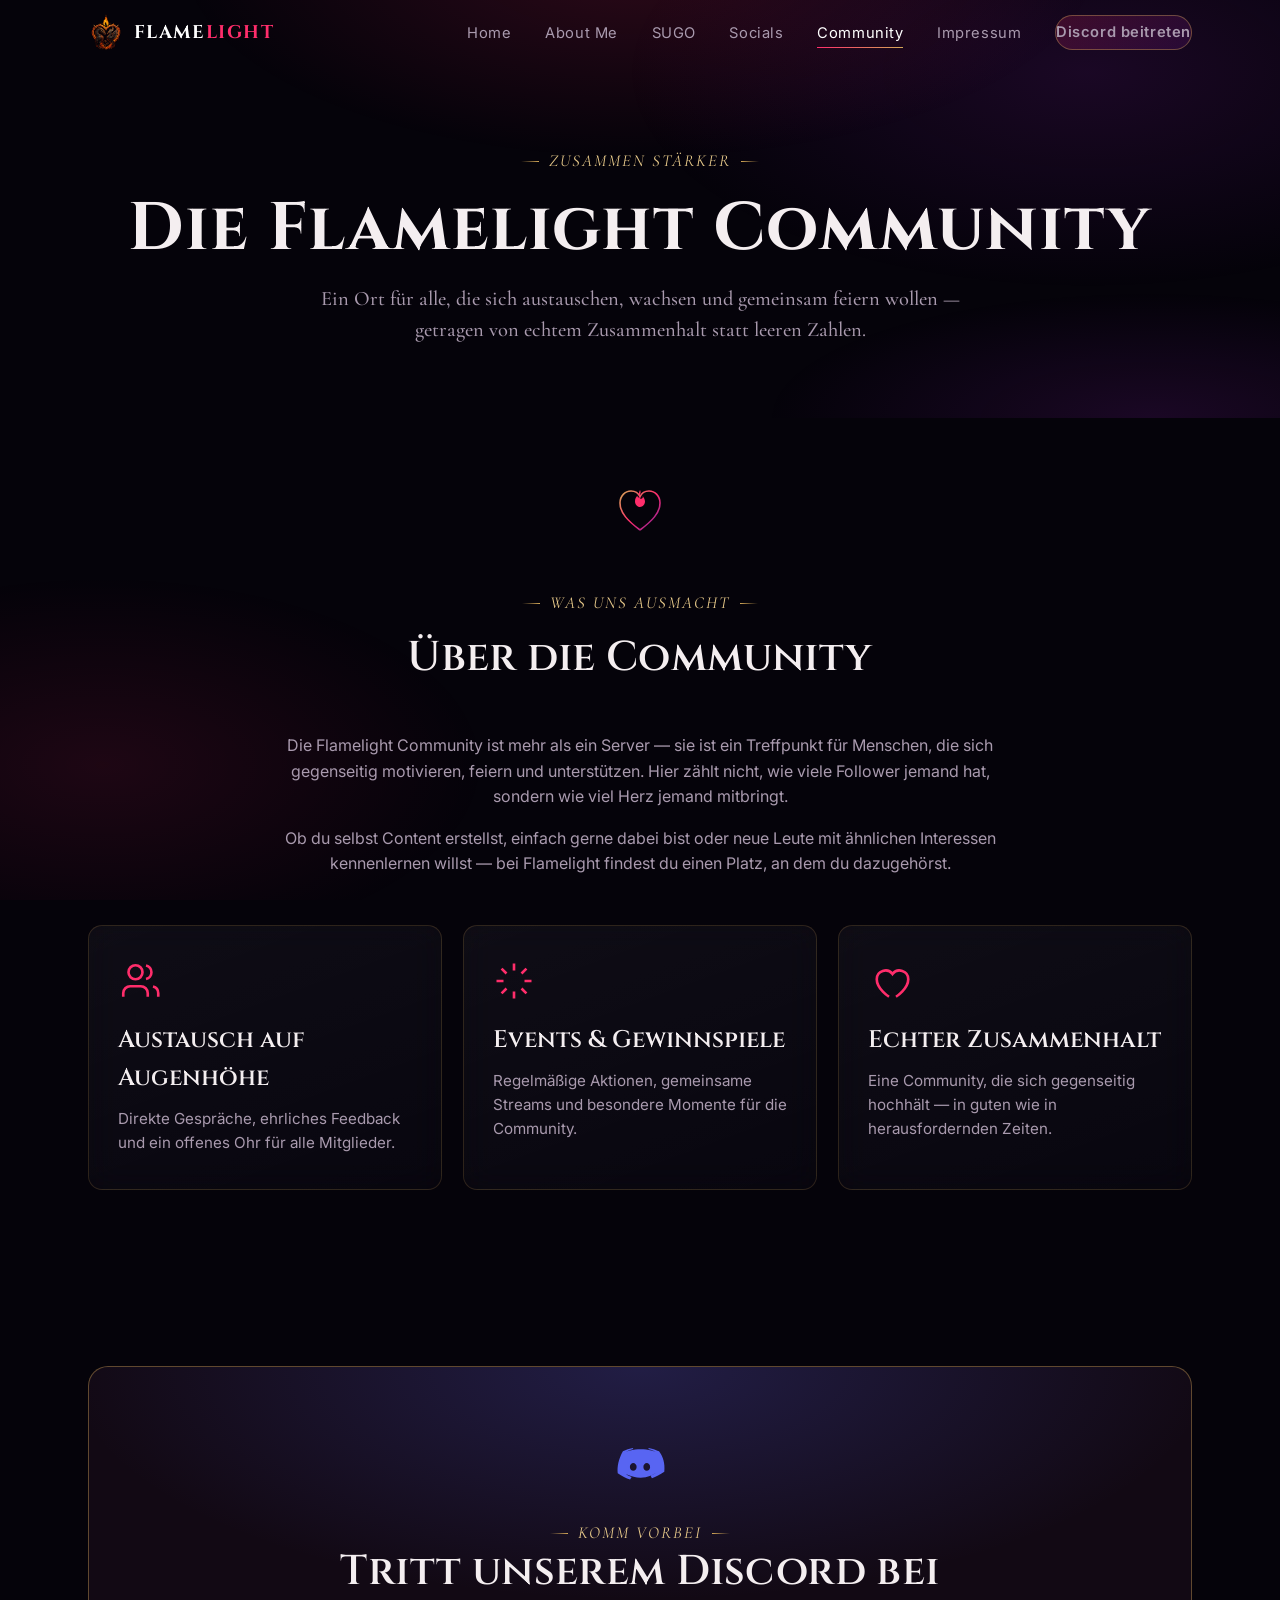
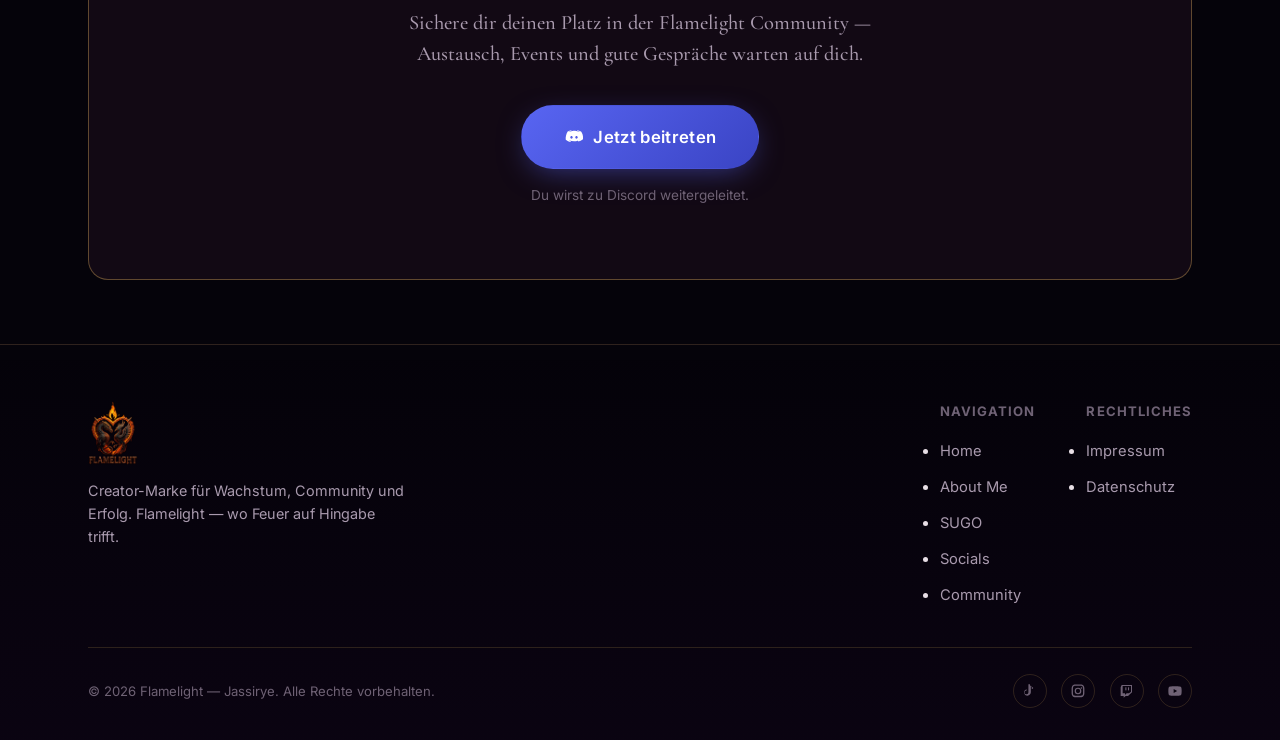
<file: community.html>
<!DOCTYPE html>
<html lang="de">
<head>
<meta charset="UTF-8">
<meta name="viewport" content="width=device-width, initial-scale=1.0">
<title>Community — Flamelight | Jassirye</title>
<meta name="description" content="Die Flamelight Community — ein Zuhause für Austausch, Wachstum und echte Verbindungen. Tritt jetzt dem Discord bei.">
<meta name="keywords" content="Flamelight Community, Discord, Jassirye, Community beitreten">
<meta name="author" content="Jassirye">
<link rel="canonical" href="https://jassirye.github.io/flamelight/community.html">

<meta property="og:type" content="website">
<meta property="og:title" content="Die Flamelight Community">
<meta property="og:description" content="Ein Zuhause für Austausch, Wachstum und echte Verbindungen.">
<meta property="og:image" content="assets/banner.jpg">
<meta property="og:url" content="https://jassirye.github.io/flamelight/community.html">
<meta name="twitter:card" content="summary_large_image">

<link rel="icon" type="image/svg+xml" href="data:image/svg+xml,%3Csvg xmlns='http://www.w3.org/2000/svg' viewBox='0 0 24 24'%3E%3Cpath fill='%23ff2d6b' d='M12 2c1 3-1 4-1 6 0 1.5 1 2.5 2 2.5 1.3 0 2-1.2 1.7-2.7C16.5 9 18 11 18 13.5 18 18 14.5 21 12 21s-6-3-6-7.5c0-3 1.7-5 3-6.5-.3 1.5.3 2.5 1.3 2.5 1 0 1.2-1 .9-2C10.8 6 11.2 4 12 2Z'/%3E%3C/svg%3E">

<link rel="preconnect" href="https://fonts.googleapis.com">
<link rel="preconnect" href="https://fonts.gstatic.com" crossorigin>
<link rel="stylesheet" href="style.css">
</head>
<body>
<a href="#main" class="skip-link">Zum Inhalt springen</a>

<header class="site-header">
  <div class="container nav-inner">
    <a href="index.html" class="brand">
      <img class="brand-mark" src="assets/logo-icon.png" alt="Flamelight Logo">
      <span class="brand-name">FLAME<span>LIGHT</span></span>
    </a>
    <button class="nav-toggle" aria-label="Menü öffnen" aria-expanded="false">
      <span></span><span></span><span></span>
    </button>
    <nav>
      <ul class="nav-links">
        <li><a href="index.html">Home</a></li>
        <li><a href="about.html">About Me</a></li>
        <li><a href="sugo.html">SUGO</a></li>
        <li><a href="socials.html">Socials</a></li>
        <li><a href="community.html">Community</a></li>
        <li><a href="impressum.html">Impressum</a></li>
        <li><a href="https://discord.gg/7aUsTAuQSd" class="nav-cta" target="_blank" rel="noopener">Discord beitreten</a></li>
      </ul>
    </nav>
  </div>
</header>
<div class="nav-scrim"></div>

<main id="main">

  <!-- ================= HERO ================= -->
  <section class="page-hero">
    <div class="container">
      <span class="eyebrow">Zusammen stärker</span>
      <h1>Die Flamelight Community</h1>
      <p class="lede">Ein Ort für alle, die sich austauschen, wachsen und gemeinsam feiern wollen — getragen von echtem Zusammenhalt statt leeren Zahlen.</p>
    </div>
  </section>

  <!-- ================= ÜBER DIE COMMUNITY ================= -->
  <section class="section-tight">
    <div class="container">
      <div class="heart-divider reveal" aria-hidden="true">
        <svg viewBox="0 0 56 56" fill="none"><path class="hd-path" d="M28 48C16 39 8 31 8 21c0-7 5-12 11-12 4 0 7.5 2.3 9 5.7C29.5 11.3 33 9 37 9c6 0 11 5 11 12 0 10-8 18-20 27Z" stroke="url(#c1)" stroke-width="1.6"/><path class="hd-flame" d="M28 8c1.4 3 0 4.4-0.5 6.2-0.4 1.4 0.4 2.6 1.6 2.6 1.4 0 2-1.4 1.6-2.8C32 16 33 17.6 33 19.6c0 3-2.2 5.4-5 5.4s-5-2.6-5-5.8c0-2.6 1.4-4.4 2.6-5.6-0.3 1.2 0.2 2 1 2 0.8 0 1-0.8 0.7-1.6C26.5 12 27 10 28 8Z" fill="#ff2d6b"/><defs><linearGradient id="c1" x1="8" y1="9" x2="48" y2="48" gradientUnits="userSpaceOnUse"><stop stop-color="#d4a857"/><stop offset="0.5" stop-color="#ff2d6b"/><stop offset="1" stop-color="#7c1fa0"/></linearGradient></defs></svg>
      </div>

      <div class="section-head reveal">
        <span class="eyebrow">Was uns ausmacht</span>
        <h2>Über die Community</h2>
      </div>

      <div class="text-block reveal" style="max-width:760px;margin:0 auto;text-align:center;">
        <p>
          Die Flamelight Community ist mehr als ein Server — sie ist ein Treffpunkt für Menschen, die sich gegenseitig motivieren, feiern und unterstützen. Hier zählt nicht, wie viele Follower jemand hat, sondern wie viel Herz jemand mitbringt.
        </p>
        <p>
          Ob du selbst Content erstellst, einfach gerne dabei bist oder neue Leute mit ähnlichen Interessen kennenlernen willst — bei Flamelight findest du einen Platz, an dem du dazugehörst.
        </p>
      </div>

      <div class="community-points reveal">
        <div class="value-card glass">
          <svg class="value-icon" viewBox="0 0 24 24" fill="none" stroke="currentColor" stroke-width="1.5"><path d="M17 21v-2a4 4 0 0 0-4-4H7a4 4 0 0 0-4 4v2"/><circle cx="10" cy="7" r="4"/><path d="M23 21v-2a4 4 0 0 0-3-3.9"/><path d="M16 3.1a4 4 0 0 1 0 7.8"/></svg>
          <h3>Austausch auf Augenhöhe</h3>
          <p>Direkte Gespräche, ehrliches Feedback und ein offenes Ohr für alle Mitglieder.</p>
        </div>
        <div class="value-card glass">
          <svg class="value-icon" viewBox="0 0 24 24" fill="none" stroke="currentColor" stroke-width="1.5"><path d="M12 2v4M12 18v4M4.9 4.9l2.8 2.8M16.3 16.3l2.8 2.8M2 12h4M18 12h4M4.9 19.1l2.8-2.8M16.3 7.7l2.8-2.8"/></svg>
          <h3>Events &amp; Gewinnspiele</h3>
          <p>Regelmäßige Aktionen, gemeinsame Streams und besondere Momente für die Community.</p>
        </div>
        <div class="value-card glass">
          <svg class="value-icon" viewBox="0 0 24 24" fill="none" stroke="currentColor" stroke-width="1.5"><path d="M12 21s-7-4.5-7-10a5 5 0 0 1 9-3 5 5 0 0 1 9 3c0 5.5-7 10-7 10"/></svg>
          <h3>Echter Zusammenhalt</h3>
          <p>Eine Community, die sich gegenseitig hochhält — in guten wie in herausfordernden Zeiten.</p>
        </div>
      </div>
    </div>
  </section>

  <!-- ================= DISCORD ================= -->
  <section class="section-tight">
    <div class="container">
      <div class="discord-block reveal">
        <svg class="discord-logo" viewBox="0 0 24 24" fill="currentColor" aria-hidden="true"><path d="M20.3 5.4A18 18 0 0 0 15.9 4l-.2.4c1.6.4 2.6.9 3.6 1.6-1.5-.7-3-1.1-4.6-1.3-1.6-.2-3.2-.2-4.8 0-1.6.2-3.1.6-4.6 1.3 1-.7 2.2-1.3 3.7-1.6L8.8 4a18 18 0 0 0-4.4 1.4C2.5 8.8 1.8 12 2.1 15.2c1.9 1.4 3.7 2.2 5.5 2.8l.7-1.1c-1-.4-1.9-.8-2.7-1.4.2.1.4.2.6.3 2.6 1.2 5.4 1.7 8.3 1.2.5-.1 1-.2 1.5-.4.9-.3 1.8-.8 2.7-1.4l.6-.3c-.8.6-1.7 1-2.6 1.4l.6 1.1c1.8-.6 3.6-1.4 5.5-2.8.4-3.7-.5-6.9-2.5-9.4ZM9 14.1c-.8 0-1.5-.8-1.5-1.7s.7-1.7 1.5-1.7 1.5.8 1.5 1.7-.7 1.7-1.5 1.7Zm6 0c-.8 0-1.5-.8-1.5-1.7s.7-1.7 1.5-1.7 1.5.8 1.5 1.7-.7 1.7-1.5 1.7Z"/></svg>
        <span class="eyebrow">Komm vorbei</span>
        <h2>Tritt unserem Discord bei</h2>
        <p class="lede">Sichere dir deinen Platz in der Flamelight Community — Austausch, Events und gute Gespräche warten auf dich.</p>
        <a href="https://discord.gg/7aUsTAuQSd" class="btn btn-discord" target="_blank" rel="noopener">
          <svg class="btn-icon" viewBox="0 0 24 24" fill="currentColor" aria-hidden="true"><path d="M20.3 5.4A18 18 0 0 0 15.9 4l-.2.4c1.6.4 2.6.9 3.6 1.6-1.5-.7-3-1.1-4.6-1.3-1.6-.2-3.2-.2-4.8 0-1.6.2-3.1.6-4.6 1.3 1-.7 2.2-1.3 3.7-1.6L8.8 4a18 18 0 0 0-4.4 1.4C2.5 8.8 1.8 12 2.1 15.2c1.9 1.4 3.7 2.2 5.5 2.8l.7-1.1c-1-.4-1.9-.8-2.7-1.4.2.1.4.2.6.3 2.6 1.2 5.4 1.7 8.3 1.2.5-.1 1-.2 1.5-.4.9-.3 1.8-.8 2.7-1.4l.6-.3c-.8.6-1.7 1-2.6 1.4l.6 1.1c1.8-.6 3.6-1.4 5.5-2.8.4-3.7-.5-6.9-2.5-9.4ZM9 14.1c-.8 0-1.5-.8-1.5-1.7s.7-1.7 1.5-1.7 1.5.8 1.5 1.7-.7 1.7-1.5 1.7Zm6 0c-.8 0-1.5-.8-1.5-1.7s.7-1.7 1.5-1.7 1.5.8 1.5 1.7-.7 1.7-1.5 1.7Z"/></svg>
          Jetzt beitreten
        </a>
        <p class="note">Du wirst zu Discord weitergeleitet.</p>
      </div>
    </div>
  </section>

</main>

<footer class="site-footer">
  <div class="container">
    <div class="footer-top">
      <div class="footer-brand">
        <a href="index.html" class="brand">
          <img class="brand-mark brand-mark--full" src="assets/logo-full.png" alt="Flamelight Logo">
        </a>
        <p>Creator-Marke für Wachstum, Community und Erfolg. Flamelight — wo Feuer auf Hingabe trifft.</p>
      </div>
      <div class="footer-cols">
        <div class="footer-col">
          <h4>Navigation</h4>
          <ul>
            <li><a href="index.html">Home</a></li>
            <li><a href="about.html">About Me</a></li>
            <li><a href="sugo.html">SUGO</a></li>
            <li><a href="socials.html">Socials</a></li>
            <li><a href="community.html">Community</a></li>
          </ul>
        </div>
        <div class="footer-col">
          <h4>Rechtliches</h4>
          <ul>
            <li><a href="impressum.html">Impressum</a></li>
            <li><a href="impressum.html#datenschutz">Datenschutz</a></li>
          </ul>
        </div>
      </div>
    </div>
    <div class="footer-bottom">
      <span>&copy; <span data-year>2026</span> Flamelight — Jassirye. Alle Rechte vorbehalten.</span>
      <div class="footer-socials">
        <a href="https://www.tiktok.com/@jassirye" target="_blank" rel="noopener" aria-label="TikTok"><svg viewBox="0 0 24 24" fill="currentColor"><path d="M16.6 5.8a4.7 4.7 0 0 1-3.3-1.4V14c0 2.8-2.3 5-5 5a5 5 0 0 1-1.4-9.8v2.2A2.8 2.8 0 1 0 9.6 14V2h2.3a4.7 4.7 0 0 0 4.7 4.4v2.4a7 7 0 0 1-2-.3V5.8Z"/></svg></a>
        <a href="https://www.instagram.com/jassirye" target="_blank" rel="noopener" aria-label="Instagram"><svg viewBox="0 0 24 24" fill="currentColor"><path d="M12 2.2c2.7 0 3 0 4 .05 1 .05 1.7.2 2.3.45a4.6 4.6 0 0 1 1.7 1.1 4.6 4.6 0 0 1 1.1 1.7c.25.6.4 1.3.45 2.3.05 1 .05 1.3.05 4s0 3-.05 4c-.05 1-.2 1.7-.45 2.3a4.6 4.6 0 0 1-1.1 1.7 4.6 4.6 0 0 1-1.7 1.1c-.6.25-1.3.4-2.3.45-1 .05-1.3.05-4 .05s-3 0-4-.05c-1-.05-1.7-.2-2.3-.45a4.6 4.6 0 0 1-1.7-1.1 4.6 4.6 0 0 1-1.1-1.7c-.25-.6-.4-1.3-.45-2.3-.05-1-.05-1.3-.05-4s0-3 .05-4c.05-1 .2-1.7.45-2.3a4.6 4.6 0 0 1 1.1-1.7 4.6 4.6 0 0 1 1.7-1.1c.6-.25 1.3-.4 2.3-.45 1-.05 1.3-.05 4-.05Zm0 1.8c-2.6 0-2.9 0-4 .05-.8.04-1.3.16-1.6.27a2.8 2.8 0 0 0-1 .67 2.8 2.8 0 0 0-.67 1c-.1.3-.23.8-.27 1.6-.05 1.1-.05 1.4-.05 4s0 2.9.05 4c.04.8.16 1.3.27 1.6.13.36.3.66.67 1 .34.36.64.55 1 .67.3.1.8.23 1.6.27 1.1.05 1.4.05 4 .05s2.9 0 4-.05c.8-.04 1.3-.16 1.6-.27.36-.13.66-.3 1-.67.36-.34.55-.64.67-1 .1-.3.23-.8.27-1.6.05-1.1.05-1.4.05-4s0-2.9-.05-4c-.04-.8-.16-1.3-.27-1.6a2.8 2.8 0 0 0-.67-1 2.8 2.8 0 0 0-1-.67c-.3-.1-.8-.23-1.6-.27-1.1-.05-1.4-.05-4-.05ZM12 7a5 5 0 1 1 0 10 5 5 0 0 1 0-10Zm0 1.8a3.2 3.2 0 1 0 0 6.4 3.2 3.2 0 0 0 0-6.4Zm5.3-2.3a1.15 1.15 0 1 1 0 2.3 1.15 1.15 0 0 1 0-2.3Z"/></svg></a>
        <a href="https://www.twitch.tv/jassirye" target="_blank" rel="noopener" aria-label="Twitch"><svg viewBox="0 0 24 24" fill="currentColor"><path d="M4 3 2.5 6.5v13H7V22l3-2.5h3.5L19.5 14V3H4Zm14 10-3 2.5h-3.5L9 18v-2.5H5.5v-11h12.5V13Z"/><rect x="13.5" y="6.5" width="1.6" height="4.5"/><rect x="9.5" y="6.5" width="1.6" height="4.5"/></svg></a>
        <a href="https://www.youtube.com/@jassirye" target="_blank" rel="noopener" aria-label="YouTube"><svg viewBox="0 0 24 24" fill="currentColor"><path d="M21.6 7.2a2.7 2.7 0 0 0-1.9-1.9C18 4.8 12 4.8 12 4.8s-6 0-7.7.5A2.7 2.7 0 0 0 2.4 7.2 28 28 0 0 0 2 12a28 28 0 0 0 .4 4.8 2.7 2.7 0 0 0 1.9 1.9c1.7.5 7.7.5 7.7.5s6 0 7.7-.5a2.7 2.7 0 0 0 1.9-1.9A28 28 0 0 0 22 12a28 28 0 0 0-.4-4.8ZM10 15V9l5.2 3L10 15Z"/></svg></a>
      </div>
    </div>
  </div>
</footer>

<button class="to-top" aria-label="Nach oben scrollen">
  <svg viewBox="0 0 24 24" fill="none" stroke="currentColor" stroke-width="2"><path d="M12 19V5M5 12l7-7 7 7"/></svg>
</button>

<script src="script.js"></script>
</body>
</html>
</file>
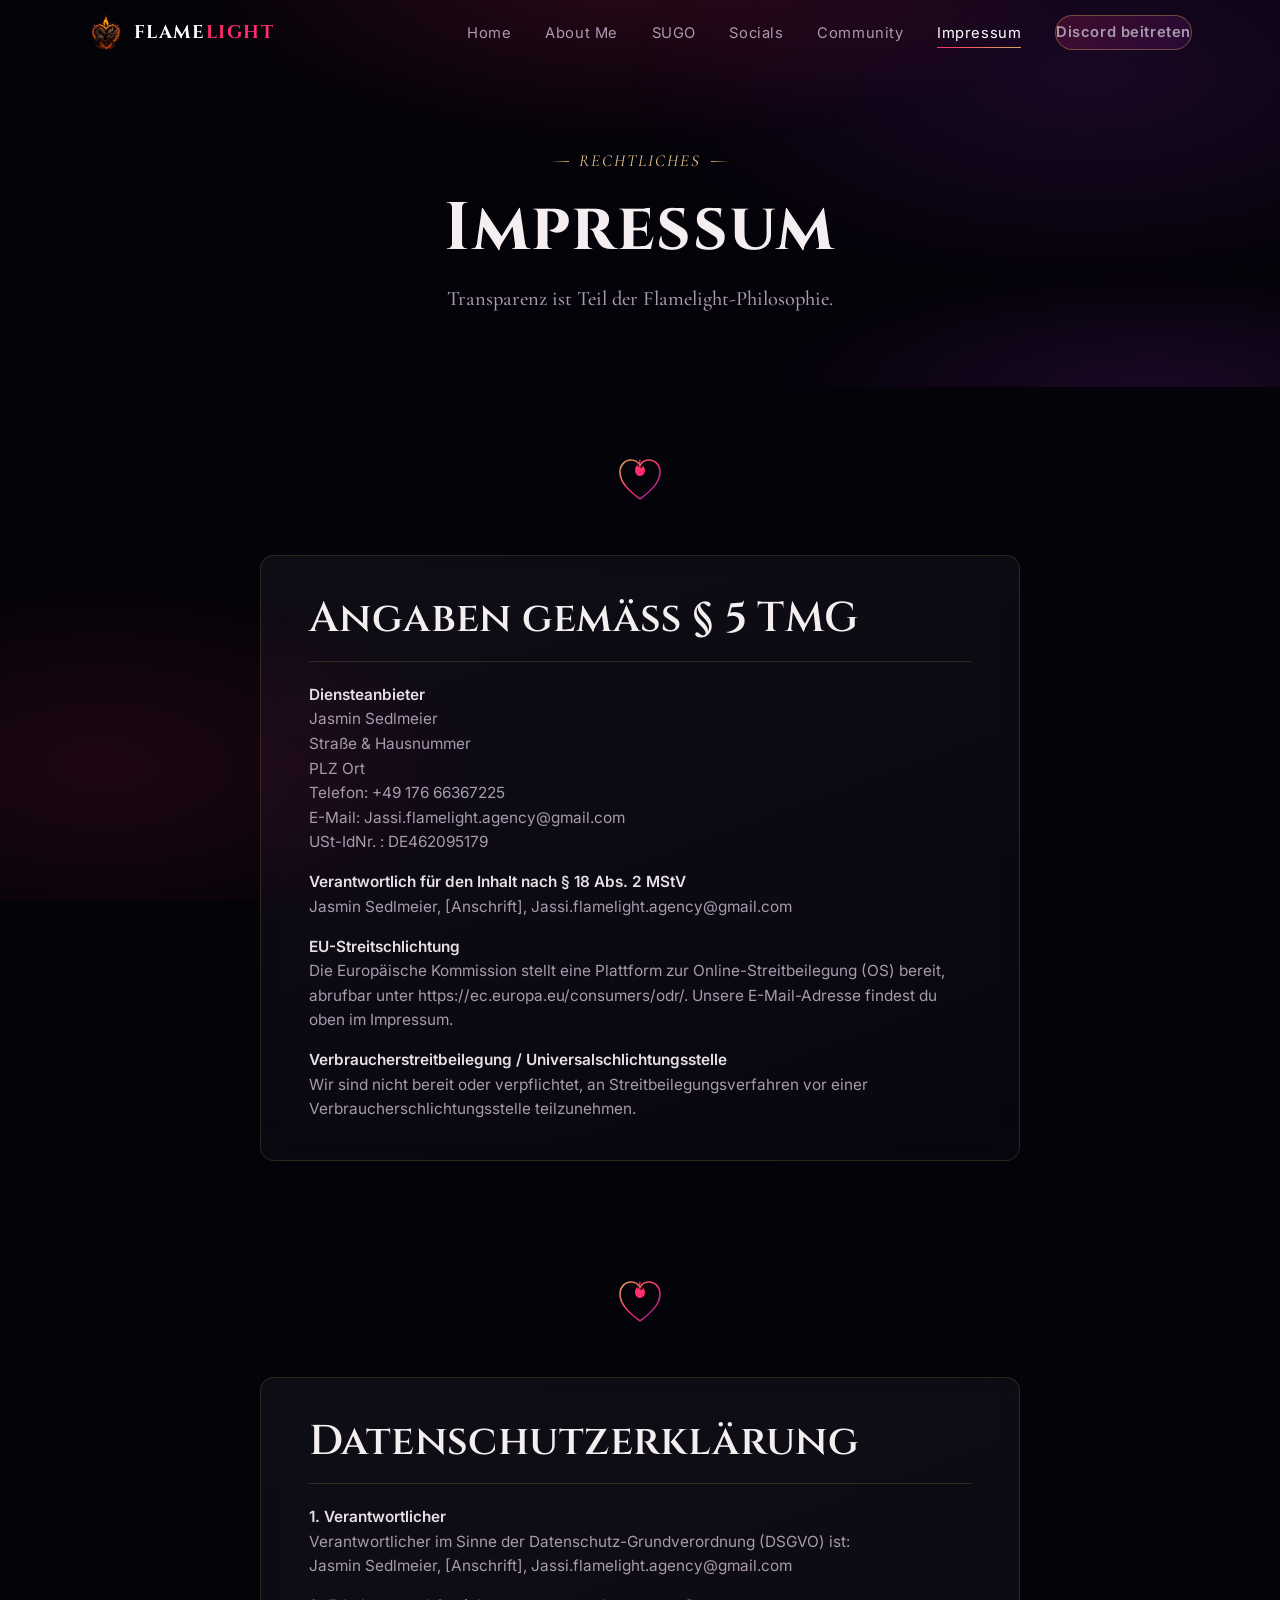
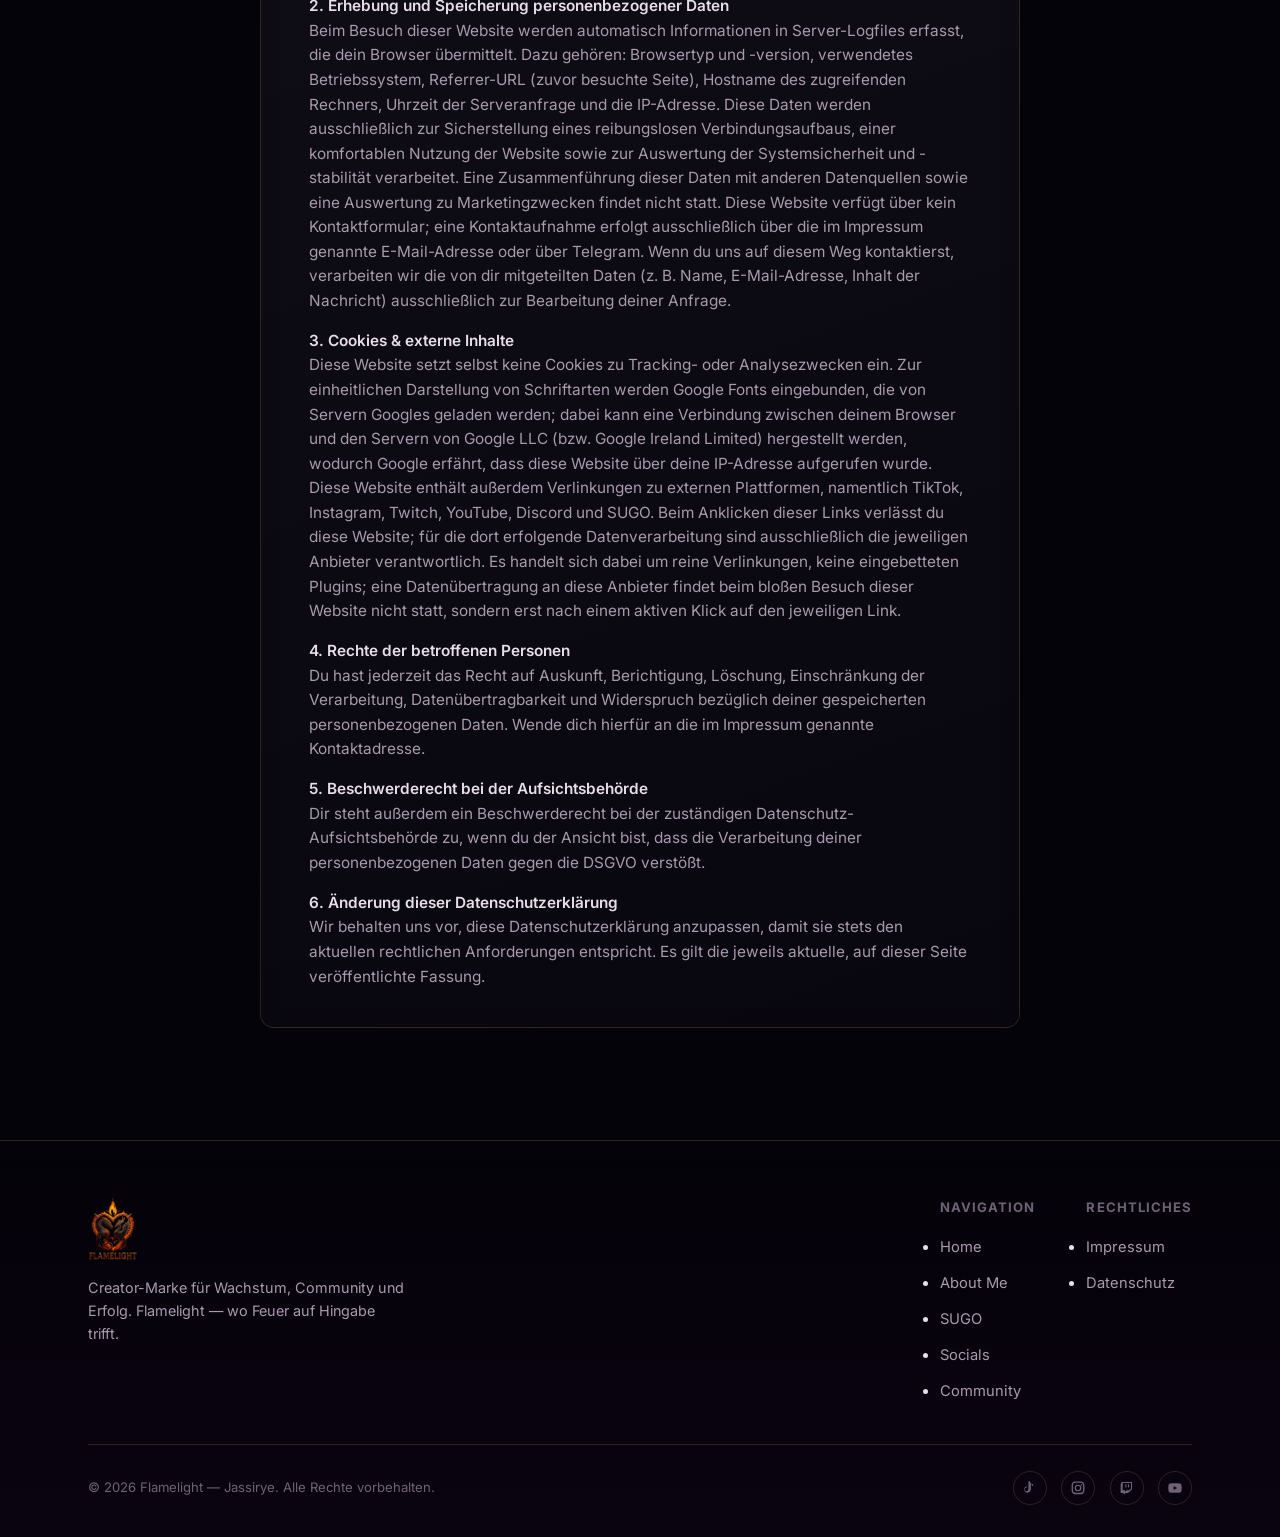
<file: impressum.html>
<!DOCTYPE html>
<html lang="de">
<head>
<meta charset="UTF-8">
<meta name="viewport" content="width=device-width, initial-scale=1.0">
<title>Impressum & Datenschutz — Flamelight | Jassirye</title>
<meta name="description" content="Impressum und Datenschutzerklärung von Flamelight (Jassirye) gemäß den gesetzlichen Anforderungen.">
<meta name="keywords" content="Impressum, Datenschutz, Flamelight, Jassirye">
<meta name="author" content="Jassirye">
<link rel="canonical" href="https://jassirye.github.io/flamelight/impressum.html">

<meta property="og:type" content="website">
<meta property="og:title" content="Impressum & Datenschutz — Flamelight">
<meta property="og:description" content="Rechtliche Informationen zu Flamelight (Jassirye).">
<meta property="og:image" content="assets/banner.jpg">
<meta property="og:url" content="https://jassirye.github.io/flamelight/impressum.html">
<meta name="twitter:card" content="summary_large_image">
<meta name="robots" content="noindex, follow">

<link rel="icon" type="image/svg+xml" href="data:image/svg+xml,%3Csvg xmlns='http://www.w3.org/2000/svg' viewBox='0 0 24 24'%3E%3Cpath fill='%23ff2d6b' d='M12 2c1 3-1 4-1 6 0 1.5 1 2.5 2 2.5 1.3 0 2-1.2 1.7-2.7C16.5 9 18 11 18 13.5 18 18 14.5 21 12 21s-6-3-6-7.5c0-3 1.7-5 3-6.5-.3 1.5.3 2.5 1.3 2.5 1 0 1.2-1 .9-2C10.8 6 11.2 4 12 2Z'/%3E%3C/svg%3E">

<link rel="preconnect" href="https://fonts.googleapis.com">
<link rel="preconnect" href="https://fonts.gstatic.com" crossorigin>
<link rel="stylesheet" href="style.css">
</head>
<body>
<a href="#main" class="skip-link">Zum Inhalt springen</a>

<header class="site-header">
  <div class="container nav-inner">
    <a href="index.html" class="brand">
      <img class="brand-mark" src="assets/logo-icon.png" alt="Flamelight Logo">
      <span class="brand-name">FLAME<span>LIGHT</span></span>
    </a>
    <button class="nav-toggle" aria-label="Menü öffnen" aria-expanded="false">
      <span></span><span></span><span></span>
    </button>
    <nav>
      <ul class="nav-links">
        <li><a href="index.html">Home</a></li>
        <li><a href="about.html">About Me</a></li>
        <li><a href="sugo.html">SUGO</a></li>
        <li><a href="socials.html">Socials</a></li>
        <li><a href="community.html">Community</a></li>
        <li><a href="impressum.html">Impressum</a></li>
        <li><a href="https://discord.gg/7aUsTAuQSd" class="nav-cta" target="_blank" rel="noopener">Discord beitreten</a></li>
      </ul>
    </nav>
  </div>
</header>
<div class="nav-scrim"></div>

<main id="main">

  <!-- ================= HERO ================= -->
  <section class="page-hero">
    <div class="container">
      <span class="eyebrow">Rechtliches</span>
      <h1>Impressum</h1>
      <p class="lede">Transparenz ist Teil der Flamelight-Philosophie.</p>
    </div>
  </section>

  <!-- ================= IMPRESSUM ================= -->
  <section class="section-tight">
    <div class="container">
      <div class="heart-divider reveal" aria-hidden="true">
        <svg viewBox="0 0 56 56" fill="none"><path class="hd-path" d="M28 48C16 39 8 31 8 21c0-7 5-12 11-12 4 0 7.5 2.3 9 5.7C29.5 11.3 33 9 37 9c6 0 11 5 11 12 0 10-8 18-20 27Z" stroke="url(#a1)" stroke-width="1.6"/><path class="hd-flame" d="M28 8c1.4 3 0 4.4-0.5 6.2-0.4 1.4 0.4 2.6 1.6 2.6 1.4 0 2-1.4 1.6-2.8C32 16 33 17.6 33 19.6c0 3-2.2 5.4-5 5.4s-5-2.6-5-5.8c0-2.6 1.4-4.4 2.6-5.6-0.3 1.2 0.2 2 1 2 0.8 0 1-0.8 0.7-1.6C26.5 12 27 10 28 8Z" fill="#ff2d6b"/><defs><linearGradient id="a1" x1="8" y1="9" x2="48" y2="48" gradientUnits="userSpaceOnUse"><stop stop-color="#d4a857"/><stop offset="0.5" stop-color="#ff2d6b"/><stop offset="1" stop-color="#7c1fa0"/></linearGradient></defs></svg>
      </div>

      <div class="legal-block glass reveal">
        <h2>Angaben gemäß § 5 TMG</h2>
        <div class="text-block">

          <p><strong>Diensteanbieter</strong><br>
          Jasmin Sedlmeier<br>
          Straße &amp; Hausnummer<br>
          PLZ Ort<br>
          Telefon: +49 176 66367225<br>
          E-Mail: Jassi.flamelight.agency@gmail.com<br>
          USt-IdNr. : DE462095179</p>

          <p><strong>Verantwortlich für den Inhalt nach § 18 Abs. 2 MStV</strong><br>
          Jasmin Sedlmeier, [Anschrift], Jassi.flamelight.agency@gmail.com</p>

          <p><strong>EU-Streitschlichtung</strong><br>
          Die Europäische Kommission stellt eine Plattform zur Online-Streitbeilegung (OS) bereit, abrufbar unter
          <a href="https://ec.europa.eu/consumers/odr/" target="_blank" rel="noopener">https://ec.europa.eu/consumers/odr/</a>.
          Unsere E-Mail-Adresse findest du oben im Impressum.</p>

          <p><strong>Verbraucherstreitbeilegung / Universalschlichtungsstelle</strong><br>
          Wir sind nicht bereit oder verpflichtet, an Streitbeilegungsverfahren vor einer Verbraucherschlichtungsstelle teilzunehmen.</p>
        </div>
      </div>
    </div>
  </section>

  <!-- ================= DATENSCHUTZ ================= -->
  <section class="section-tight" id="datenschutz" style="padding-top:0;">
    <div class="container">
      <div class="heart-divider reveal" aria-hidden="true">
        <svg viewBox="0 0 56 56" fill="none"><path class="hd-path" d="M28 48C16 39 8 31 8 21c0-7 5-12 11-12 4 0 7.5 2.3 9 5.7C29.5 11.3 33 9 37 9c6 0 11 5 11 12 0 10-8 18-20 27Z" stroke="url(#a2)" stroke-width="1.6"/><path class="hd-flame" d="M28 8c1.4 3 0 4.4-0.5 6.2-0.4 1.4 0.4 2.6 1.6 2.6 1.4 0 2-1.4 1.6-2.8C32 16 33 17.6 33 19.6c0 3-2.2 5.4-5 5.4s-5-2.6-5-5.8c0-2.6 1.4-4.4 2.6-5.6-0.3 1.2 0.2 2 1 2 0.8 0 1-0.8 0.7-1.6C26.5 12 27 10 28 8Z" fill="#ff2d6b"/><defs><linearGradient id="a2" x1="8" y1="9" x2="48" y2="48" gradientUnits="userSpaceOnUse"><stop stop-color="#d4a857"/><stop offset="0.5" stop-color="#ff2d6b"/><stop offset="1" stop-color="#7c1fa0"/></linearGradient></defs></svg>
      </div>

      <div class="legal-block glass reveal">
        <h2>Datenschutzerklärung</h2>
        <div class="text-block">

          <p><strong>1. Verantwortlicher</strong><br>
          Verantwortlicher im Sinne der Datenschutz-Grundverordnung (DSGVO) ist:<br>
          Jasmin Sedlmeier, [Anschrift], Jassi.flamelight.agency@gmail.com</p>

          <p><strong>2. Erhebung und Speicherung personenbezogener Daten</strong><br>
          Beim Besuch dieser Website werden automatisch Informationen in Server-Logfiles erfasst, die dein Browser übermittelt.
          Dazu gehören: Browsertyp und -version, verwendetes Betriebssystem, Referrer-URL (zuvor besuchte Seite), Hostname des zugreifenden
          Rechners, Uhrzeit der Serveranfrage und die IP-Adresse. Diese Daten werden ausschließlich zur Sicherstellung eines
          reibungslosen Verbindungsaufbaus, einer komfortablen Nutzung der Website sowie zur Auswertung der
          Systemsicherheit und -stabilität verarbeitet. Eine Zusammenführung dieser Daten mit anderen Datenquellen sowie
          eine Auswertung zu Marketingzwecken findet nicht statt. Diese Website verfügt über kein Kontaktformular;
          eine Kontaktaufnahme erfolgt ausschließlich über die im Impressum genannte E-Mail-Adresse oder über Telegram.
          Wenn du uns auf diesem Weg kontaktierst, verarbeiten wir die von dir mitgeteilten Daten
          (z. B. Name, E-Mail-Adresse, Inhalt der Nachricht) ausschließlich zur Bearbeitung deiner Anfrage.</p>

          <p><strong>3. Cookies &amp; externe Inhalte</strong><br>
          Diese Website setzt selbst keine Cookies zu Tracking- oder Analysezwecken ein. Zur einheitlichen Darstellung
          von Schriftarten werden Google Fonts eingebunden, die von Servern Googles geladen werden; dabei kann eine Verbindung
          zwischen deinem Browser und den Servern von Google LLC (bzw. Google Ireland Limited) hergestellt werden, wodurch Google erfährt,
          dass diese Website über deine IP-Adresse aufgerufen wurde. Diese Website enthält außerdem Verlinkungen zu externen Plattformen,
          namentlich TikTok, Instagram, Twitch, YouTube, Discord und SUGO. Beim Anklicken dieser Links verlässt du diese Website;
          für die dort erfolgende Datenverarbeitung sind ausschließlich die jeweiligen Anbieter verantwortlich. Es handelt sich dabei
          um reine Verlinkungen, keine eingebetteten Plugins; eine Datenübertragung an diese Anbieter findet beim bloßen Besuch
          dieser Website nicht statt, sondern erst nach einem aktiven Klick auf den jeweiligen Link.</p>

          <p><strong>4. Rechte der betroffenen Personen</strong><br>
          Du hast jederzeit das Recht auf Auskunft, Berichtigung, Löschung, Einschränkung der Verarbeitung, Datenübertragbarkeit
          und Widerspruch bezüglich deiner gespeicherten personenbezogenen Daten. Wende dich hierfür an die im Impressum genannte Kontaktadresse.</p>

          <p><strong>5. Beschwerderecht bei der Aufsichtsbehörde</strong><br>
          Dir steht außerdem ein Beschwerderecht bei der zuständigen Datenschutz-Aufsichtsbehörde zu, wenn du der Ansicht bist, dass die Verarbeitung deiner personenbezogenen Daten gegen die DSGVO verstößt.</p>

          <p><strong>6. Änderung dieser Datenschutzerklärung</strong><br>
          Wir behalten uns vor, diese Datenschutzerklärung anzupassen, damit sie stets den aktuellen rechtlichen Anforderungen entspricht. Es gilt die jeweils aktuelle, auf dieser Seite veröffentlichte Fassung.</p>
        </div>
      </div>
    </div>
  </section>

</main>

<footer class="site-footer">
  <div class="container">
    <div class="footer-top">
      <div class="footer-brand">
        <a href="index.html" class="brand">
          <img class="brand-mark brand-mark--full" src="assets/logo-full.png" alt="Flamelight Logo">
        </a>
        <p>Creator-Marke für Wachstum, Community und Erfolg. Flamelight — wo Feuer auf Hingabe trifft.</p>
      </div>
      <div class="footer-cols">
        <div class="footer-col">
          <h4>Navigation</h4>
          <ul>
            <li><a href="index.html">Home</a></li>
            <li><a href="about.html">About Me</a></li>
            <li><a href="sugo.html">SUGO</a></li>
            <li><a href="socials.html">Socials</a></li>
            <li><a href="community.html">Community</a></li>
          </ul>
        </div>
        <div class="footer-col">
          <h4>Rechtliches</h4>
          <ul>
            <li><a href="impressum.html">Impressum</a></li>
            <li><a href="impressum.html#datenschutz">Datenschutz</a></li>
          </ul>
        </div>
      </div>
    </div>
    <div class="footer-bottom">
      <span>&copy; <span data-year>2026</span> Flamelight — Jassirye. Alle Rechte vorbehalten.</span>
      <div class="footer-socials">
        <a href="https://www.tiktok.com/@jassirye" target="_blank" rel="noopener" aria-label="TikTok"><svg viewBox="0 0 24 24" fill="currentColor"><path d="M16.6 5.8a4.7 4.7 0 0 1-3.3-1.4V14c0 2.8-2.3 5-5 5a5 5 0 0 1-1.4-9.8v2.2A2.8 2.8 0 1 0 9.6 14V2h2.3a4.7 4.7 0 0 0 4.7 4.4v2.4a7 7 0 0 1-2-.3V5.8Z"/></svg></a>
        <a href="https://www.instagram.com/jassirye" target="_blank" rel="noopener" aria-label="Instagram"><svg viewBox="0 0 24 24" fill="currentColor"><path d="M12 2.2c2.7 0 3 0 4 .05 1 .05 1.7.2 2.3.45a4.6 4.6 0 0 1 1.7 1.1 4.6 4.6 0 0 1 1.1 1.7c.25.6.4 1.3.45 2.3.05 1 .05 1.3.05 4s0 3-.05 4c-.05 1-.2 1.7-.45 2.3a4.6 4.6 0 0 1-1.1 1.7 4.6 4.6 0 0 1-1.7 1.1c-.6.25-1.3.4-2.3.45-1 .05-1.3.05-4 .05s-3 0-4-.05c-1-.05-1.7-.2-2.3-.45a4.6 4.6 0 0 1-1.7-1.1 4.6 4.6 0 0 1-1.1-1.7c-.25-.6-.4-1.3-.45-2.3-.05-1-.05-1.3-.05-4s0-3 .05-4c.05-1 .2-1.7.45-2.3a4.6 4.6 0 0 1 1.1-1.7 4.6 4.6 0 0 1 1.7-1.1c.6-.25 1.3-.4 2.3-.45 1-.05 1.3-.05 4-.05Zm0 1.8c-2.6 0-2.9 0-4 .05-.8.04-1.3.16-1.6.27a2.8 2.8 0 0 0-1 .67 2.8 2.8 0 0 0-.67 1c-.1.3-.23.8-.27 1.6-.05 1.1-.05 1.4-.05 4s0 2.9.05 4c.04.8.16 1.3.27 1.6.13.36.3.66.67 1 .34.36.64.55 1 .67.3.1.8.23 1.6.27 1.1.05 1.4.05 4 .05s2.9 0 4-.05c.8-.04 1.3-.16 1.6-.27.36-.13.66-.3 1-.67.36-.34.55-.64.67-1 .1-.3.23-.8.27-1.6.05-1.1.05-1.4.05-4s0-2.9-.05-4c-.04-.8-.16-1.3-.27-1.6a2.8 2.8 0 0 0-.67-1 2.8 2.8 0 0 0-1-.67c-.3-.1-.8-.23-1.6-.27-1.1-.05-1.4-.05-4-.05ZM12 7a5 5 0 1 1 0 10 5 5 0 0 1 0-10Zm0 1.8a3.2 3.2 0 1 0 0 6.4 3.2 3.2 0 0 0 0-6.4Zm5.3-2.3a1.15 1.15 0 1 1 0 2.3 1.15 1.15 0 0 1 0-2.3Z"/></svg></a>
        <a href="https://www.twitch.tv/jassirye" target="_blank" rel="noopener" aria-label="Twitch"><svg viewBox="0 0 24 24" fill="currentColor"><path d="M4 3 2.5 6.5v13H7V22l3-2.5h3.5L19.5 14V3H4Zm14 10-3 2.5h-3.5L9 18v-2.5H5.5v-11h12.5V13Z"/><rect x="13.5" y="6.5" width="1.6" height="4.5"/><rect x="9.5" y="6.5" width="1.6" height="4.5"/></svg></a>
        <a href="https://www.youtube.com/@jassirye" target="_blank" rel="noopener" aria-label="YouTube"><svg viewBox="0 0 24 24" fill="currentColor"><path d="M21.6 7.2a2.7 2.7 0 0 0-1.9-1.9C18 4.8 12 4.8 12 4.8s-6 0-7.7.5A2.7 2.7 0 0 0 2.4 7.2 28 28 0 0 0 2 12a28 28 0 0 0 .4 4.8 2.7 2.7 0 0 0 1.9 1.9c1.7.5 7.7.5 7.7.5s6 0 7.7-.5a2.7 2.7 0 0 0 1.9-1.9A28 28 0 0 0 22 12a28 28 0 0 0-.4-4.8ZM10 15V9l5.2 3L10 15Z"/></svg></a>
      </div>
    </div>
  </div>
</footer>

<button class="to-top" aria-label="Nach oben scrollen">
  <svg viewBox="0 0 24 24" fill="none" stroke="currentColor" stroke-width="2"><path d="M12 19V5M5 12l7-7 7 7"/></svg>
</button>

<script src="script.js"></script>
</body>
</html>
</file>
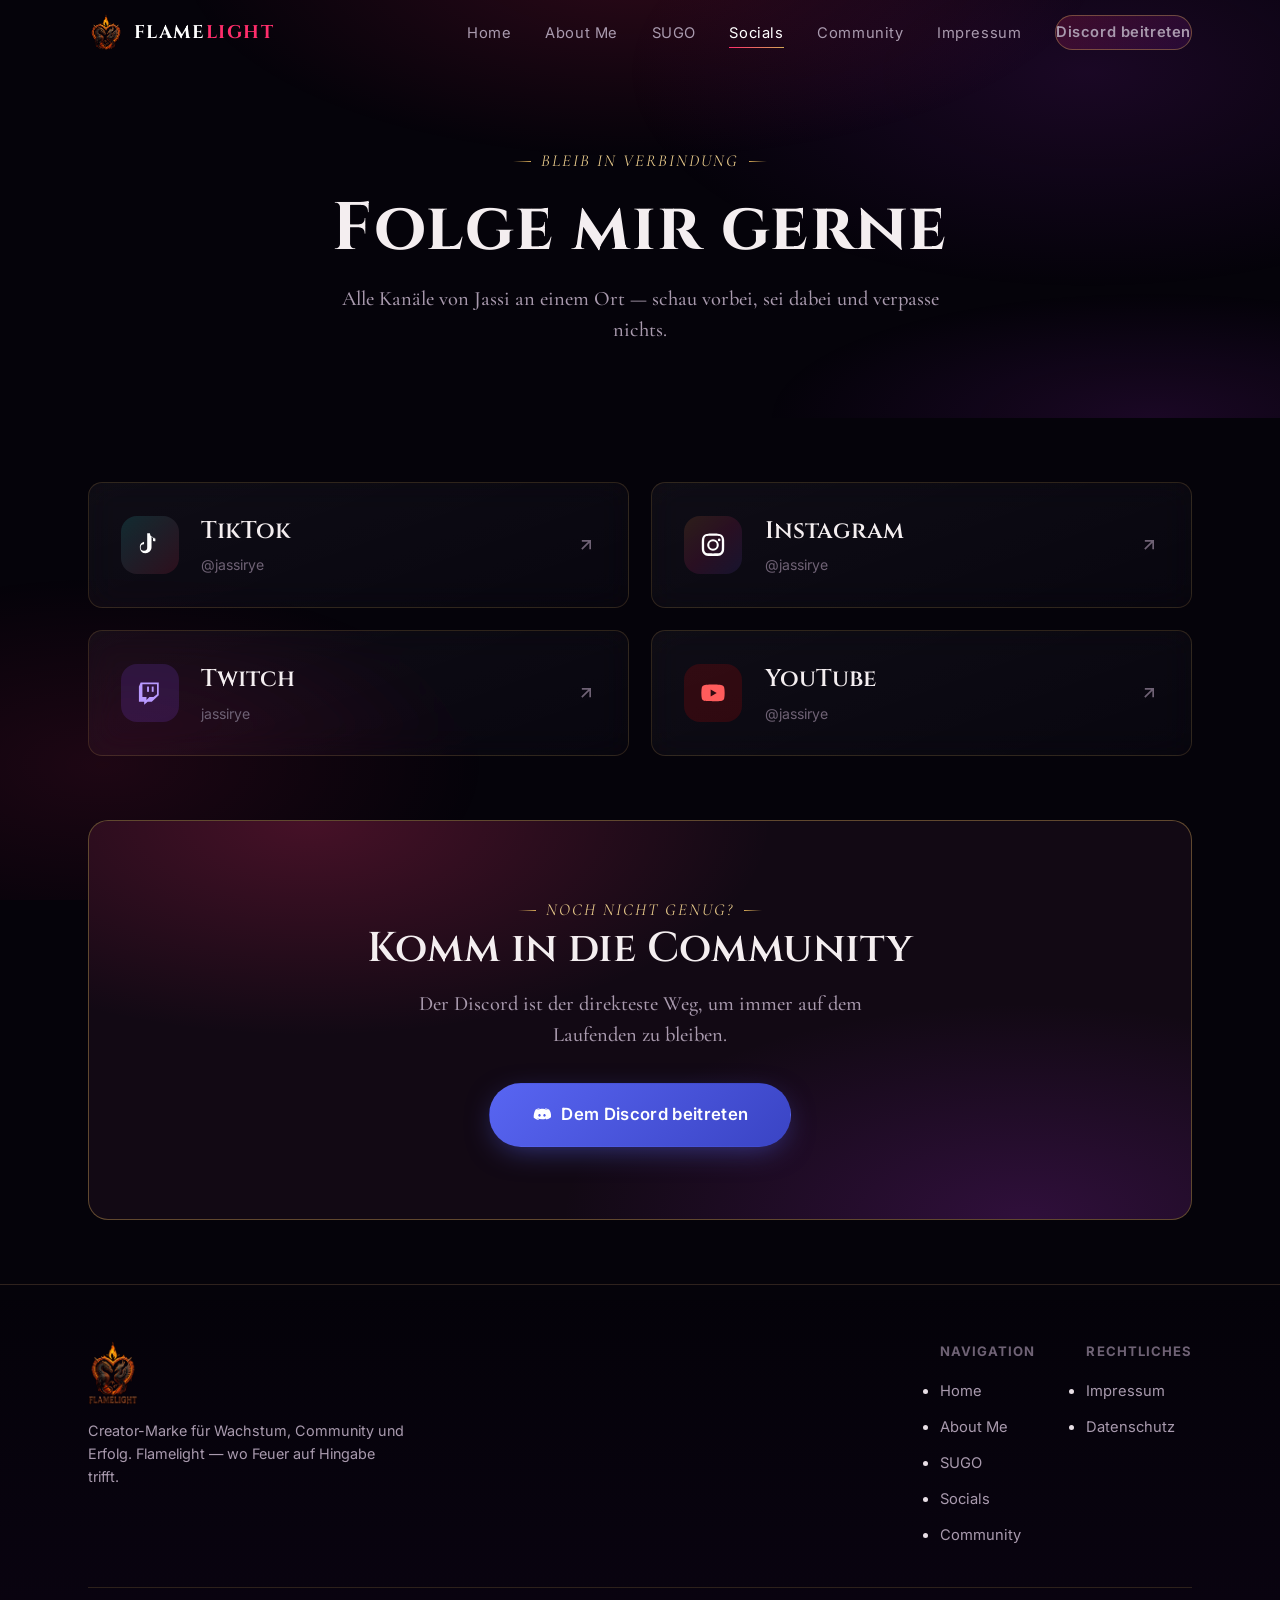
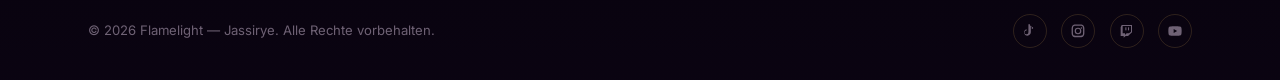
<file: socials.html>
<!DOCTYPE html>
<html lang="de">
<head>
<meta charset="UTF-8">
<meta name="viewport" content="width=device-width, initial-scale=1.0">
<title>Socials — Flamelight | Jassirye</title>
<meta name="description" content="Folge Jassirye auf TikTok, Instagram, Twitch und YouTube — alle Kanäle von Flamelight an einem Ort.">
<meta name="keywords" content="Jassirye Social Media, TikTok, Instagram, Twitch, YouTube, Flamelight">
<meta name="author" content="Jassirye">
<link rel="canonical" href="https://jassirye.github.io/flamelight/socials.html">

<meta property="og:type" content="website">
<meta property="og:title" content="Folge mir gerne — Flamelight">
<meta property="og:description" content="Alle Social-Media-Kanäle von Jassirye an einem Ort.">
<meta property="og:image" content="assets/banner.jpg">
<meta property="og:url" content="https://jassirye.github.io/flamelight/socials.html">
<meta name="twitter:card" content="summary_large_image">

<link rel="icon" type="image/svg+xml" href="data:image/svg+xml,%3Csvg xmlns='http://www.w3.org/2000/svg' viewBox='0 0 24 24'%3E%3Cpath fill='%23ff2d6b' d='M12 2c1 3-1 4-1 6 0 1.5 1 2.5 2 2.5 1.3 0 2-1.2 1.7-2.7C16.5 9 18 11 18 13.5 18 18 14.5 21 12 21s-6-3-6-7.5c0-3 1.7-5 3-6.5-.3 1.5.3 2.5 1.3 2.5 1 0 1.2-1 .9-2C10.8 6 11.2 4 12 2Z'/%3E%3C/svg%3E">

<link rel="preconnect" href="https://fonts.googleapis.com">
<link rel="preconnect" href="https://fonts.gstatic.com" crossorigin>
<link rel="stylesheet" href="style.css">
</head>
<body>
<a href="#main" class="skip-link">Zum Inhalt springen</a>

<header class="site-header">
  <div class="container nav-inner">
    <a href="index.html" class="brand">
      <img class="brand-mark" src="assets/logo-icon.png" alt="Flamelight Logo">
      <span class="brand-name">FLAME<span>LIGHT</span></span>
    </a>
    <button class="nav-toggle" aria-label="Menü öffnen" aria-expanded="false">
      <span></span><span></span><span></span>
    </button>
    <nav>
      <ul class="nav-links">
        <li><a href="index.html">Home</a></li>
        <li><a href="about.html">About Me</a></li>
        <li><a href="sugo.html">SUGO</a></li>
        <li><a href="socials.html">Socials</a></li>
        <li><a href="community.html">Community</a></li>
        <li><a href="impressum.html">Impressum</a></li>
        <li><a href="https://discord.gg/7aUsTAuQSd" class="nav-cta" target="_blank" rel="noopener">Discord beitreten</a></li>
      </ul>
    </nav>
  </div>
</header>
<div class="nav-scrim"></div>

<main id="main">

  <!-- ================= HERO ================= -->
  <section class="page-hero">
    <div class="container">
      <span class="eyebrow">Bleib in Verbindung</span>
      <h1>Folge mir gerne</h1>
      <p class="lede">Alle Kanäle von Jassi an einem Ort — schau vorbei, sei dabei und verpasse nichts.</p>
    </div>
  </section>

  <!-- ================= SOCIAL CARDS ================= -->
  <section class="section-tight">
    <div class="container">
      <div class="social-grid reveal">

        <a href="https://www.tiktok.com/@jassirye" target="_blank" rel="noopener" class="social-card glass tiktok">
          <div class="social-icon-wrap">
            <svg viewBox="0 0 24 24" fill="currentColor"><path d="M16.6 5.8a4.7 4.7 0 0 1-3.3-1.4V14c0 2.8-2.3 5-5 5a5 5 0 0 1-1.4-9.8v2.2A2.8 2.8 0 1 0 9.6 14V2h2.3a4.7 4.7 0 0 0 4.7 4.4v2.4a7 7 0 0 1-2-.3V5.8Z"/></svg>
          </div>
          <div class="social-card-body">
            <h3>TikTok</h3>
            <span class="handle">@jassirye</span>
          </div>
          <svg class="social-arrow" viewBox="0 0 24 24" fill="none" stroke="currentColor" stroke-width="2"><path d="M7 17 17 7M7 7h10v10"/></svg>
        </a>

        <a href="https://www.instagram.com/jassirye" target="_blank" rel="noopener" class="social-card glass instagram">
          <div class="social-icon-wrap">
            <svg viewBox="0 0 24 24" fill="currentColor"><path d="M12 2.2c2.7 0 3 0 4 .05 1 .05 1.7.2 2.3.45a4.6 4.6 0 0 1 1.7 1.1 4.6 4.6 0 0 1 1.1 1.7c.25.6.4 1.3.45 2.3.05 1 .05 1.3.05 4s0 3-.05 4c-.05 1-.2 1.7-.45 2.3a4.6 4.6 0 0 1-1.1 1.7 4.6 4.6 0 0 1-1.7 1.1c-.6.25-1.3.4-2.3.45-1 .05-1.3.05-4 .05s-3 0-4-.05c-1-.05-1.7-.2-2.3-.45a4.6 4.6 0 0 1-1.7-1.1 4.6 4.6 0 0 1-1.1-1.7c-.25-.6-.4-1.3-.45-2.3-.05-1-.05-1.3-.05-4s0-3 .05-4c.05-1 .2-1.7.45-2.3a4.6 4.6 0 0 1 1.1-1.7 4.6 4.6 0 0 1 1.7-1.1c.6-.25 1.3-.4 2.3-.45 1-.05 1.3-.05 4-.05Zm0 1.8c-2.6 0-2.9 0-4 .05-.8.04-1.3.16-1.6.27a2.8 2.8 0 0 0-1 .67 2.8 2.8 0 0 0-.67 1c-.1.3-.23.8-.27 1.6-.05 1.1-.05 1.4-.05 4s0 2.9.05 4c.04.8.16 1.3.27 1.6.13.36.3.66.67 1 .34.36.64.55 1 .67.3.1.8.23 1.6.27 1.1.05 1.4.05 4 .05s2.9 0 4-.05c.8-.04 1.3-.16 1.6-.27.36-.13.66-.3 1-.67.36-.34.55-.64.67-1 .1-.3.23-.8.27-1.6.05-1.1.05-1.4.05-4s0-2.9-.05-4c-.04-.8-.16-1.3-.27-1.6a2.8 2.8 0 0 0-.67-1 2.8 2.8 0 0 0-1-.67c-.3-.1-.8-.23-1.6-.27-1.1-.05-1.4-.05-4-.05ZM12 7a5 5 0 1 1 0 10 5 5 0 0 1 0-10Zm0 1.8a3.2 3.2 0 1 0 0 6.4 3.2 3.2 0 0 0 0-6.4Zm5.3-2.3a1.15 1.15 0 1 1 0 2.3 1.15 1.15 0 0 1 0-2.3Z"/></svg>
          </div>
          <div class="social-card-body">
            <h3>Instagram</h3>
            <span class="handle">@jassirye</span>
          </div>
          <svg class="social-arrow" viewBox="0 0 24 24" fill="none" stroke="currentColor" stroke-width="2"><path d="M7 17 17 7M7 7h10v10"/></svg>
        </a>

        <a href="https://www.twitch.tv/jassirye" target="_blank" rel="noopener" class="social-card glass twitch">
          <div class="social-icon-wrap">
            <svg viewBox="0 0 24 24" fill="currentColor"><path d="M4 3 2.5 6.5v13H7V22l3-2.5h3.5L19.5 14V3H4Zm14 10-3 2.5h-3.5L9 18v-2.5H5.5v-11h12.5V13Z"/><rect x="13.5" y="6.5" width="1.6" height="4.5"/><rect x="9.5" y="6.5" width="1.6" height="4.5"/></svg>
          </div>
          <div class="social-card-body">
            <h3>Twitch</h3>
            <span class="handle">jassirye</span>
          </div>
          <svg class="social-arrow" viewBox="0 0 24 24" fill="none" stroke="currentColor" stroke-width="2"><path d="M7 17 17 7M7 7h10v10"/></svg>
        </a>

        <a href="https://www.youtube.com/@jassirye" target="_blank" rel="noopener" class="social-card glass youtube">
          <div class="social-icon-wrap">
            <svg viewBox="0 0 24 24" fill="currentColor"><path d="M21.6 7.2a2.7 2.7 0 0 0-1.9-1.9C18 4.8 12 4.8 12 4.8s-6 0-7.7.5A2.7 2.7 0 0 0 2.4 7.2 28 28 0 0 0 2 12a28 28 0 0 0 .4 4.8 2.7 2.7 0 0 0 1.9 1.9c1.7.5 7.7.5 7.7.5s6 0 7.7-.5a2.7 2.7 0 0 0 1.9-1.9A28 28 0 0 0 22 12a28 28 0 0 0-.4-4.8ZM10 15V9l5.2 3L10 15Z"/></svg>
          </div>
          <div class="social-card-body">
            <h3>YouTube</h3>
            <span class="handle">@jassirye</span>
          </div>
          <svg class="social-arrow" viewBox="0 0 24 24" fill="none" stroke="currentColor" stroke-width="2"><path d="M7 17 17 7M7 7h10v10"/></svg>
        </a>

      </div>
    </div>
  </section>

  <!-- ================= CTA ================= -->
  <section class="section-tight" style="padding-top:0;">
    <div class="container">
      <div class="cta-band reveal">
        <span class="eyebrow">Noch nicht genug?</span>
        <h2>Komm in die Community</h2>
        <p class="lede">Der Discord ist der direkteste Weg, um immer auf dem Laufenden zu bleiben.</p>
        <a href="https://discord.gg/7aUsTAuQSd" class="btn btn-discord" target="_blank" rel="noopener">
          <svg class="btn-icon" viewBox="0 0 24 24" fill="currentColor" aria-hidden="true"><path d="M20.3 5.4A18 18 0 0 0 15.9 4l-.2.4c1.6.4 2.6.9 3.6 1.6-1.5-.7-3-1.1-4.6-1.3-1.6-.2-3.2-.2-4.8 0-1.6.2-3.1.6-4.6 1.3 1-.7 2.2-1.3 3.7-1.6L8.8 4a18 18 0 0 0-4.4 1.4C2.5 8.8 1.8 12 2.1 15.2c1.9 1.4 3.7 2.2 5.5 2.8l.7-1.1c-1-.4-1.9-.8-2.7-1.4.2.1.4.2.6.3 2.6 1.2 5.4 1.7 8.3 1.2.5-.1 1-.2 1.5-.4.9-.3 1.8-.8 2.7-1.4l.6-.3c-.8.6-1.7 1-2.6 1.4l.6 1.1c1.8-.6 3.6-1.4 5.5-2.8.4-3.7-.5-6.9-2.5-9.4ZM9 14.1c-.8 0-1.5-.8-1.5-1.7s.7-1.7 1.5-1.7 1.5.8 1.5 1.7-.7 1.7-1.5 1.7Zm6 0c-.8 0-1.5-.8-1.5-1.7s.7-1.7 1.5-1.7 1.5.8 1.5 1.7-.7 1.7-1.5 1.7Z"/></svg>
          Dem Discord beitreten
        </a>
      </div>
    </div>
  </section>

</main>

<footer class="site-footer">
  <div class="container">
    <div class="footer-top">
      <div class="footer-brand">
        <a href="index.html" class="brand">
          <img class="brand-mark brand-mark--full" src="assets/logo-full.png" alt="Flamelight Logo">
        </a>
        <p>Creator-Marke für Wachstum, Community und Erfolg. Flamelight — wo Feuer auf Hingabe trifft.</p>
      </div>
      <div class="footer-cols">
        <div class="footer-col">
          <h4>Navigation</h4>
          <ul>
            <li><a href="index.html">Home</a></li>
            <li><a href="about.html">About Me</a></li>
            <li><a href="sugo.html">SUGO</a></li>
            <li><a href="socials.html">Socials</a></li>
            <li><a href="community.html">Community</a></li>
          </ul>
        </div>
        <div class="footer-col">
          <h4>Rechtliches</h4>
          <ul>
            <li><a href="impressum.html">Impressum</a></li>
            <li><a href="impressum.html#datenschutz">Datenschutz</a></li>
          </ul>
        </div>
      </div>
    </div>
    <div class="footer-bottom">
      <span>&copy; <span data-year>2026</span> Flamelight — Jassirye. Alle Rechte vorbehalten.</span>
      <div class="footer-socials">
        <a href="https://www.tiktok.com/@jassirye" target="_blank" rel="noopener" aria-label="TikTok"><svg viewBox="0 0 24 24" fill="currentColor"><path d="M16.6 5.8a4.7 4.7 0 0 1-3.3-1.4V14c0 2.8-2.3 5-5 5a5 5 0 0 1-1.4-9.8v2.2A2.8 2.8 0 1 0 9.6 14V2h2.3a4.7 4.7 0 0 0 4.7 4.4v2.4a7 7 0 0 1-2-.3V5.8Z"/></svg></a>
        <a href="https://www.instagram.com/jassirye" target="_blank" rel="noopener" aria-label="Instagram"><svg viewBox="0 0 24 24" fill="currentColor"><path d="M12 2.2c2.7 0 3 0 4 .05 1 .05 1.7.2 2.3.45a4.6 4.6 0 0 1 1.7 1.1 4.6 4.6 0 0 1 1.1 1.7c.25.6.4 1.3.45 2.3.05 1 .05 1.3.05 4s0 3-.05 4c-.05 1-.2 1.7-.45 2.3a4.6 4.6 0 0 1-1.1 1.7 4.6 4.6 0 0 1-1.7 1.1c-.6.25-1.3.4-2.3.45-1 .05-1.3.05-4 .05s-3 0-4-.05c-1-.05-1.7-.2-2.3-.45a4.6 4.6 0 0 1-1.7-1.1 4.6 4.6 0 0 1-1.1-1.7c-.25-.6-.4-1.3-.45-2.3-.05-1-.05-1.3-.05-4s0-3 .05-4c.05-1 .2-1.7.45-2.3a4.6 4.6 0 0 1 1.1-1.7 4.6 4.6 0 0 1 1.7-1.1c.6-.25 1.3-.4 2.3-.45 1-.05 1.3-.05 4-.05Zm0 1.8c-2.6 0-2.9 0-4 .05-.8.04-1.3.16-1.6.27a2.8 2.8 0 0 0-1 .67 2.8 2.8 0 0 0-.67 1c-.1.3-.23.8-.27 1.6-.05 1.1-.05 1.4-.05 4s0 2.9.05 4c.04.8.16 1.3.27 1.6.13.36.3.66.67 1 .34.36.64.55 1 .67.3.1.8.23 1.6.27 1.1.05 1.4.05 4 .05s2.9 0 4-.05c.8-.04 1.3-.16 1.6-.27.36-.13.66-.3 1-.67.36-.34.55-.64.67-1 .1-.3.23-.8.27-1.6.05-1.1.05-1.4.05-4s0-2.9-.05-4c-.04-.8-.16-1.3-.27-1.6a2.8 2.8 0 0 0-.67-1 2.8 2.8 0 0 0-1-.67c-.3-.1-.8-.23-1.6-.27-1.1-.05-1.4-.05-4-.05ZM12 7a5 5 0 1 1 0 10 5 5 0 0 1 0-10Zm0 1.8a3.2 3.2 0 1 0 0 6.4 3.2 3.2 0 0 0 0-6.4Zm5.3-2.3a1.15 1.15 0 1 1 0 2.3 1.15 1.15 0 0 1 0-2.3Z"/></svg></a>
        <a href="https://www.twitch.tv/jassirye" target="_blank" rel="noopener" aria-label="Twitch"><svg viewBox="0 0 24 24" fill="currentColor"><path d="M4 3 2.5 6.5v13H7V22l3-2.5h3.5L19.5 14V3H4Zm14 10-3 2.5h-3.5L9 18v-2.5H5.5v-11h12.5V13Z"/><rect x="13.5" y="6.5" width="1.6" height="4.5"/><rect x="9.5" y="6.5" width="1.6" height="4.5"/></svg></a>
        <a href="https://www.youtube.com/@jassirye" target="_blank" rel="noopener" aria-label="YouTube"><svg viewBox="0 0 24 24" fill="currentColor"><path d="M21.6 7.2a2.7 2.7 0 0 0-1.9-1.9C18 4.8 12 4.8 12 4.8s-6 0-7.7.5A2.7 2.7 0 0 0 2.4 7.2 28 28 0 0 0 2 12a28 28 0 0 0 .4 4.8 2.7 2.7 0 0 0 1.9 1.9c1.7.5 7.7.5 7.7.5s6 0 7.7-.5a2.7 2.7 0 0 0 1.9-1.9A28 28 0 0 0 22 12a28 28 0 0 0-.4-4.8ZM10 15V9l5.2 3L10 15Z"/></svg></a>
      </div>
    </div>
  </div>
</footer>

<button class="to-top" aria-label="Nach oben scrollen">
  <svg viewBox="0 0 24 24" fill="none" stroke="currentColor" stroke-width="2"><path d="M12 19V5M5 12l7-7 7 7"/></svg>
</button>

<script src="script.js"></script>
</body>
</html>
</file>
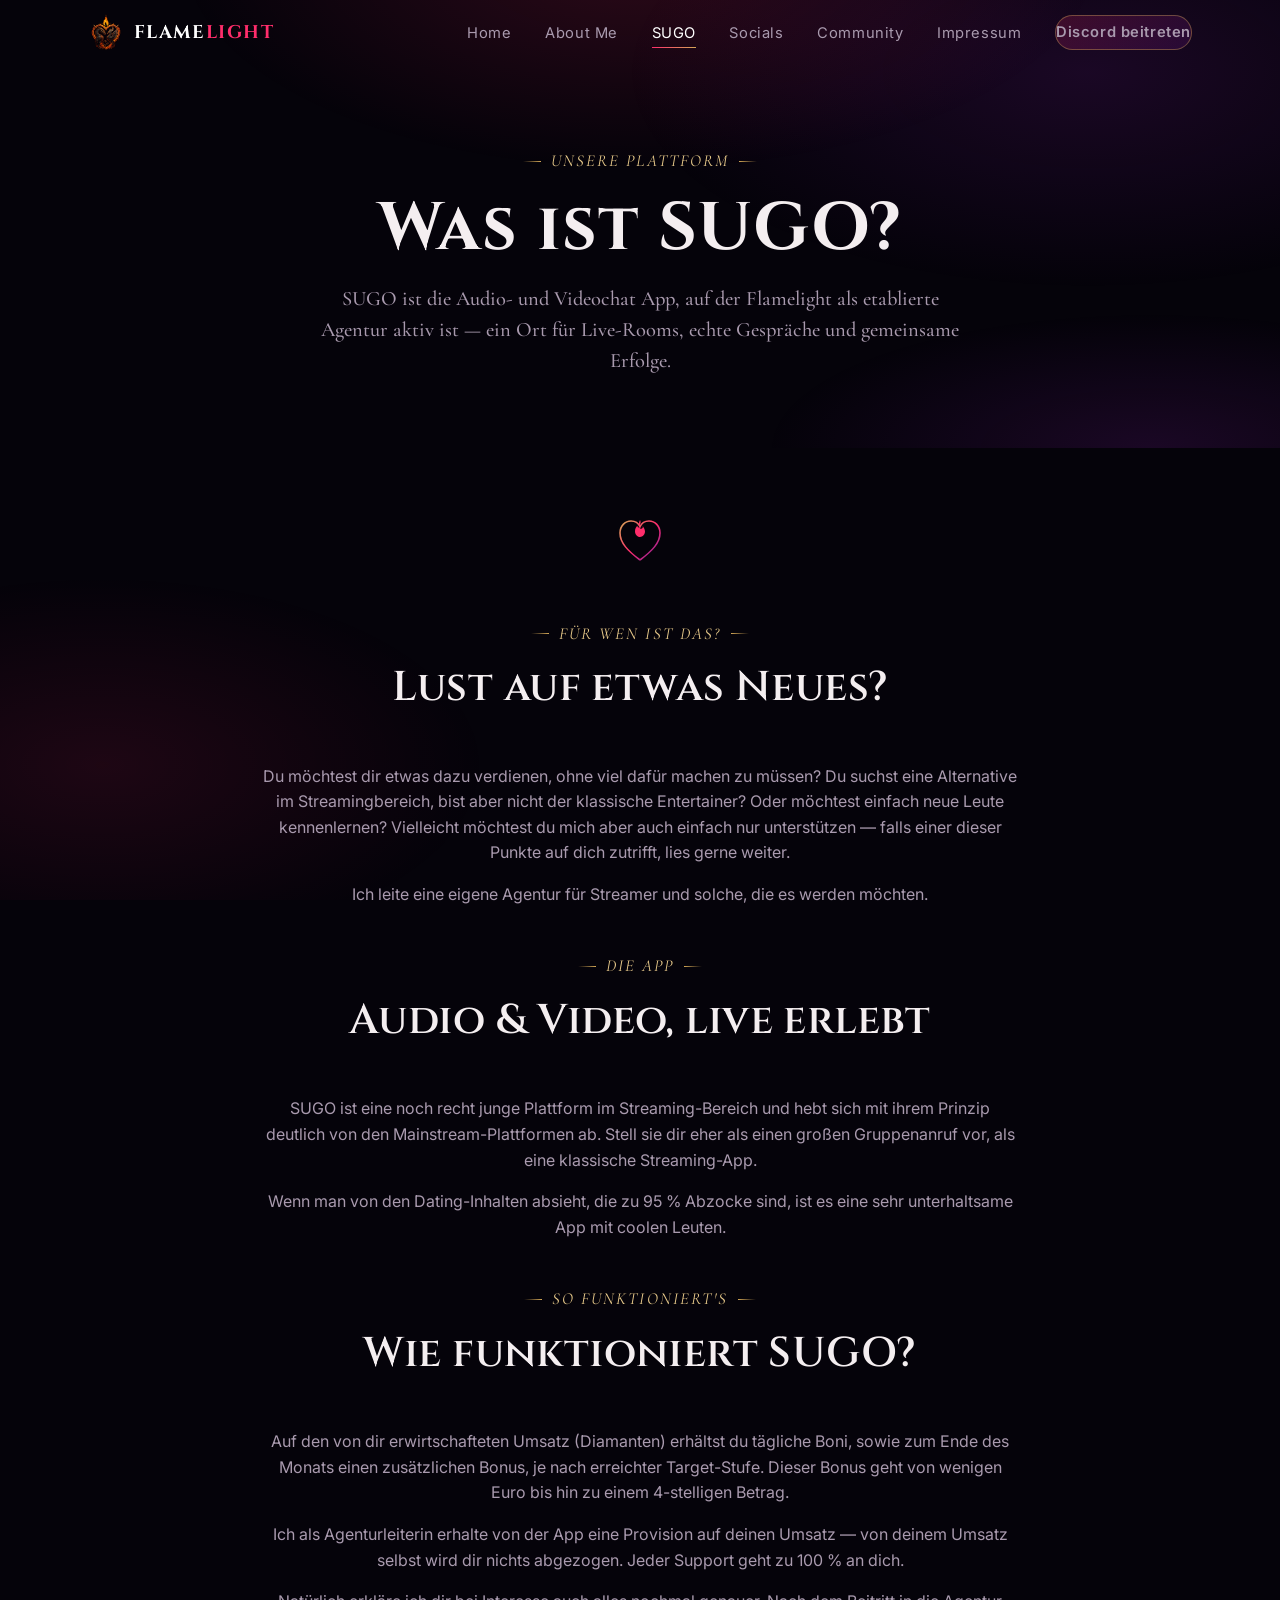
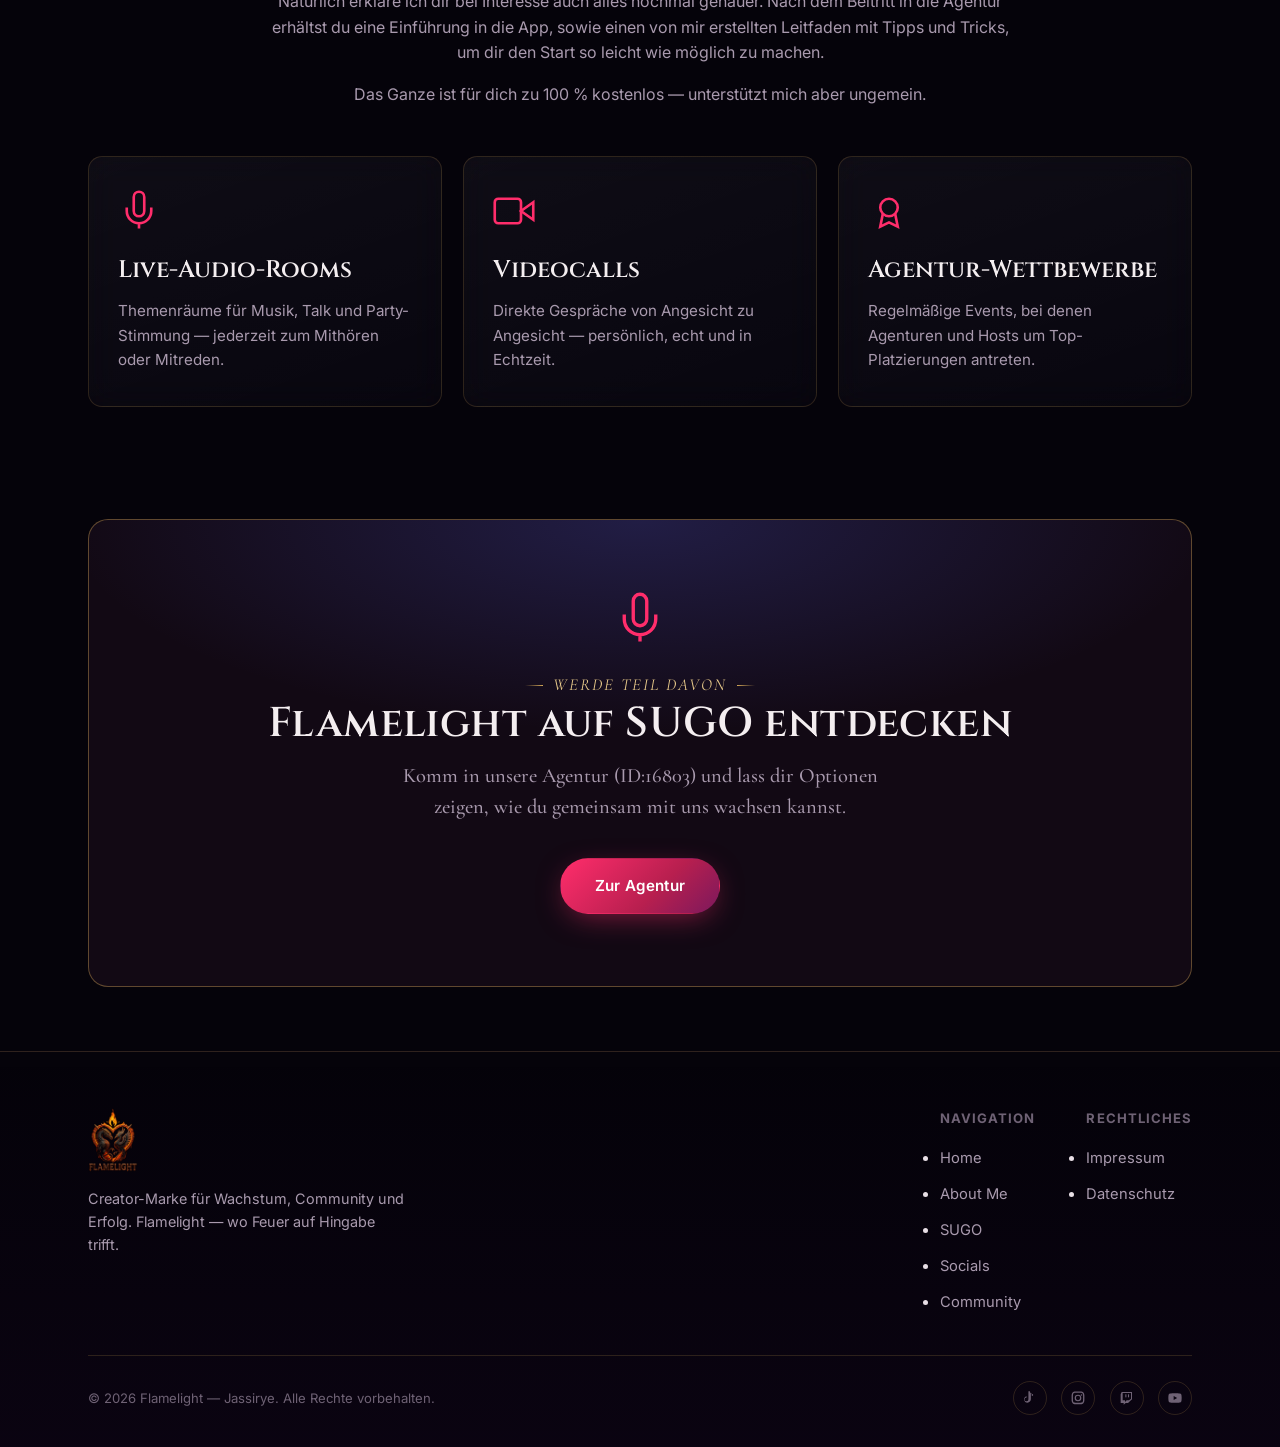
<file: sugo.html>
<!DOCTYPE html>
<html lang="de">
<head>
<meta charset="UTF-8">
<meta name="viewport" content="width=device-width, initial-scale=1.0">
<title>SUGO — Flamelight | Jassirye</title>
<meta name="description" content="Was ist SUGO? Flamelight ist eine etablierte Agentur auf der Audio- und Videochat App SUGO — erfahre, was die App ausmacht und was wir dort tun.">
<meta name="keywords" content="SUGO, Flamelight, Jassirye, Audio Chat, Video Chat, Agentur, App">
<meta name="author" content="Jassirye">
<link rel="canonical" href="https://jassirye.github.io/flamelight/sugo.html">

<meta property="og:type" content="website">
<meta property="og:title" content="Was ist SUGO? — Flamelight">
<meta property="og:description" content="Flamelight ist eine etablierte Agentur auf der Audio- und Videochat App SUGO.">
<meta property="og:image" content="assets/banner.jpg">
<meta property="og:url" content="https://jassirye.github.io/flamelight/sugo.html">
<meta name="twitter:card" content="summary_large_image">

<link rel="icon" type="image/svg+xml" href="data:image/svg+xml,%3Csvg xmlns='http://www.w3.org/2000/svg' viewBox='0 0 24 24'%3E%3Cpath fill='%23ff2d6b' d='M12 2c1 3-1 4-1 6 0 1.5 1 2.5 2 2.5 1.3 0 2-1.2 1.7-2.7C16.5 9 18 11 18 13.5 18 18 14.5 21 12 21s-6-3-6-7.5c0-3 1.7-5 3-6.5-.3 1.5.3 2.5 1.3 2.5 1 0 1.2-1 .9-2C10.8 6 11.2 4 12 2Z'/%3E%3C/svg%3E">

<link rel="preconnect" href="https://fonts.googleapis.com">
<link rel="preconnect" href="https://fonts.gstatic.com" crossorigin>
<link rel="stylesheet" href="style.css">
</head>
<body>
<a href="#main" class="skip-link">Zum Inhalt springen</a>

<header class="site-header">
  <div class="container nav-inner">
    <a href="index.html" class="brand">
      <img class="brand-mark" src="assets/logo-icon.png" alt="Flamelight Logo">
      <span class="brand-name">FLAME<span>LIGHT</span></span>
    </a>
    <button class="nav-toggle" aria-label="Menü öffnen" aria-expanded="false">
      <span></span><span></span><span></span>
    </button>
    <nav>
      <ul class="nav-links">
        <li><a href="index.html">Home</a></li>
        <li><a href="about.html">About Me</a></li>
        <li><a href="sugo.html">SUGO</a></li>
        <li><a href="socials.html">Socials</a></li>
        <li><a href="community.html">Community</a></li>
        <li><a href="impressum.html">Impressum</a></li>
        <li><a href="https://discord.gg/7aUsTAuQSd" class="nav-cta" target="_blank" rel="noopener">Discord beitreten</a></li>
      </ul>
    </nav>
  </div>
</header>
<div class="nav-scrim"></div>

<main id="main">

  <!-- ================= HERO ================= -->
  <section class="page-hero">
    <div class="container">
      <span class="eyebrow">Unsere Plattform</span>
      <h1>Was ist SUGO?</h1>
      <p class="lede">SUGO ist die Audio- und Videochat App, auf der Flamelight als etablierte Agentur aktiv ist — ein Ort für Live-Rooms, echte Gespräche und gemeinsame Erfolge.</p>
    </div>
  </section>

  <!-- ================= ÜBER SUGO ================= -->
  <section class="section-tight">
    <div class="container">
      <div class="heart-divider reveal" aria-hidden="true">
        <svg viewBox="0 0 56 56" fill="none"><path class="hd-path" d="M28 48C16 39 8 31 8 21c0-7 5-12 11-12 4 0 7.5 2.3 9 5.7C29.5 11.3 33 9 37 9c6 0 11 5 11 12 0 10-8 18-20 27Z" stroke="url(#s1)" stroke-width="1.6"/><path class="hd-flame" d="M28 8c1.4 3 0 4.4-0.5 6.2-0.4 1.4 0.4 2.6 1.6 2.6 1.4 0 2-1.4 1.6-2.8C32 16 33 17.6 33 19.6c0 3-2.2 5.4-5 5.4s-5-2.6-5-5.8c0-2.6 1.4-4.4 2.6-5.6-0.3 1.2 0.2 2 1 2 0.8 0 1-0.8 0.7-1.6C26.5 12 27 10 28 8Z" fill="#ff2d6b"/><defs><linearGradient id="s1" x1="8" y1="9" x2="48" y2="48" gradientUnits="userSpaceOnUse"><stop stop-color="#d4a857"/><stop offset="0.5" stop-color="#ff2d6b"/><stop offset="1" stop-color="#7c1fa0"/></linearGradient></defs></svg>
      </div>

      <div class="section-head reveal">
        <span class="eyebrow">Für wen ist das?</span>
        <h2>Lust auf etwas Neues?</h2>
      </div>

      <div class="text-block reveal" style="max-width:760px;margin:0 auto;text-align:center;">
        <p>
          Du möchtest dir etwas dazu verdienen, ohne viel dafür machen zu müssen? Du suchst eine Alternative im Streamingbereich, bist aber nicht der klassische Entertainer? Oder möchtest einfach neue Leute kennenlernen? Vielleicht möchtest du mich aber auch einfach nur unterstützen — falls einer dieser Punkte auf dich zutrifft, lies gerne weiter.
        </p>
        <p>
          Ich leite eine eigene Agentur für Streamer und solche, die es werden möchten.
        </p>
      </div>

      <div class="section-head reveal" style="margin-top:2.6rem;">
        <span class="eyebrow">Die App</span>
        <h2>Audio &amp; Video, live erlebt</h2>
      </div>

      <div class="text-block reveal" style="max-width:760px;margin:0 auto;text-align:center;">
        <p>
          SUGO ist eine noch recht junge Plattform im Streaming-Bereich und hebt sich mit ihrem Prinzip deutlich von den Mainstream-Plattformen ab. Stell sie dir eher als einen großen Gruppenanruf vor, als eine klassische Streaming-App.
        </p>
        <p>
          Wenn man von den Dating-Inhalten absieht, die zu 95 % Abzocke sind, ist es eine sehr unterhaltsame App mit coolen Leuten.
        </p>
      </div>

      <div class="section-head reveal" style="margin-top:2.6rem;">
        <span class="eyebrow">So funktioniert's</span>
        <h2>Wie funktioniert SUGO?</h2>
      </div>

      <div class="text-block reveal" style="max-width:760px;margin:0 auto;text-align:center;">
        <p>
          Auf den von dir erwirtschafteten Umsatz (Diamanten) erhältst du tägliche Boni, sowie zum Ende des Monats einen zusätzlichen Bonus, je nach erreichter Target-Stufe. Dieser Bonus geht von wenigen Euro bis hin zu einem 4-stelligen Betrag.
        </p>
        <p>
          Ich als Agenturleiterin erhalte von der App eine Provision auf deinen Umsatz — von deinem Umsatz selbst wird dir nichts abgezogen. Jeder Support geht zu 100 % an dich.
        </p>
        <p>
          Natürlich erkläre ich dir bei Interesse auch alles nochmal genauer. Nach dem Beitritt in die Agentur erhältst du eine Einführung in die App, sowie einen von mir erstellten Leitfaden mit Tipps und Tricks, um dir den Start so leicht wie möglich zu machen.
        </p>
        <p>
          Das Ganze ist für dich zu 100 % kostenlos — unterstützt mich aber ungemein.
        </p>
      </div>

      <div class="community-points reveal">
        <div class="value-card glass">
          <svg class="value-icon" viewBox="0 0 24 24" fill="none" stroke="currentColor" stroke-width="1.5"><path d="M12 1a3 3 0 0 0-3 3v8a3 3 0 0 0 6 0V4a3 3 0 0 0-3-3Z"/><path d="M19 10v2a7 7 0 0 1-14 0v-2M12 19v3"/></svg>
          <h3>Live-Audio-Rooms</h3>
          <p>Themenräume für Musik, Talk und Party-Stimmung — jederzeit zum Mithören oder Mitreden.</p>
        </div>
        <div class="value-card glass">
          <svg class="value-icon" viewBox="0 0 24 24" fill="none" stroke="currentColor" stroke-width="1.5"><path d="M23 7l-7 5 7 5V7Z"/><rect x="1" y="5" width="15" height="14" rx="2"/></svg>
          <h3>Videocalls</h3>
          <p>Direkte Gespräche von Angesicht zu Angesicht — persönlich, echt und in Echtzeit.</p>
        </div>
        <div class="value-card glass">
          <svg class="value-icon" viewBox="0 0 24 24" fill="none" stroke="currentColor" stroke-width="1.5"><path d="M12 15a5 5 0 1 0 0-10 5 5 0 0 0 0 10Z"/><path d="M8.5 13.5 7 21l5-2.5L17 21l-1.5-7.5"/></svg>
          <h3>Agentur-Wettbewerbe</h3>
          <p>Regelmäßige Events, bei denen Agenturen und Hosts um Top-Platzierungen antreten.</p>
        </div>
      </div>
    </div>
  </section>

  <!-- ================= FLAMELIGHT AUF SUGO ================= -->
  <section class="section-tight" style="padding-top:0;">
    <div class="container">
      <div class="discord-block reveal">
        <svg class="sugo-icon" viewBox="0 0 24 24" fill="none" stroke="currentColor" stroke-width="1.5" aria-hidden="true"><path d="M12 1a3 3 0 0 0-3 3v8a3 3 0 0 0 6 0V4a3 3 0 0 0-3-3Z"/><path d="M19 10v2a7 7 0 0 1-14 0v-2M12 19v3"/></svg>
        <span class="eyebrow">Werde Teil davon</span>
        <h2>Flamelight auf SUGO entdecken</h2>
        <p class="lede">Komm in unsere Agentur (ID:16803) und lass dir Optionen zeigen, wie du gemeinsam mit uns wachsen kannst.</p>
        <a href="https://web-app.sugo.com/invite-fission/off-site-share-s.html?shareLang=de&amp;urlIndex=0&amp;invite_my_union=1&amp;shareUid=113753037&amp;encryptionUid=QsLv0O/DwMaj45WikJMUj/H7Z1t7TrP9K7H+gFM3xX/7Lscu&amp;coinType=1&amp;diamondType=2&amp;catCoinType=7" class="btn btn-primary" target="_blank" rel="noopener">Zur Agentur</a>
      </div>
    </div>
  </section>

</main>

<footer class="site-footer">
  <div class="container">
    <div class="footer-top">
      <div class="footer-brand">
        <a href="index.html" class="brand">
          <img class="brand-mark brand-mark--full" src="assets/logo-full.png" alt="Flamelight Logo">
        </a>
        <p>Creator-Marke für Wachstum, Community und Erfolg. Flamelight — wo Feuer auf Hingabe trifft.</p>
      </div>
      <div class="footer-cols">
        <div class="footer-col">
          <h4>Navigation</h4>
          <ul>
            <li><a href="index.html">Home</a></li>
            <li><a href="about.html">About Me</a></li>
            <li><a href="sugo.html">SUGO</a></li>
            <li><a href="socials.html">Socials</a></li>
            <li><a href="community.html">Community</a></li>
          </ul>
        </div>
        <div class="footer-col">
          <h4>Rechtliches</h4>
          <ul>
            <li><a href="impressum.html">Impressum</a></li>
            <li><a href="impressum.html#datenschutz">Datenschutz</a></li>
          </ul>
        </div>
      </div>
    </div>
    <div class="footer-bottom">
      <span>&copy; <span data-year>2026</span> Flamelight — Jassirye. Alle Rechte vorbehalten.</span>
      <div class="footer-socials">
        <a href="https://www.tiktok.com/@jassirye" target="_blank" rel="noopener" aria-label="TikTok"><svg viewBox="0 0 24 24" fill="currentColor"><path d="M16.6 5.8a4.7 4.7 0 0 1-3.3-1.4V14c0 2.8-2.3 5-5 5a5 5 0 0 1-1.4-9.8v2.2A2.8 2.8 0 1 0 9.6 14V2h2.3a4.7 4.7 0 0 0 4.7 4.4v2.4a7 7 0 0 1-2-.3V5.8Z"/></svg></a>
        <a href="https://www.instagram.com/jassirye" target="_blank" rel="noopener" aria-label="Instagram"><svg viewBox="0 0 24 24" fill="currentColor"><path d="M12 2.2c2.7 0 3 0 4 .05 1 .05 1.7.2 2.3.45a4.6 4.6 0 0 1 1.7 1.1 4.6 4.6 0 0 1 1.1 1.7c.25.6.4 1.3.45 2.3.05 1 .05 1.3.05 4s0 3-.05 4c-.05 1-.2 1.7-.45 2.3a4.6 4.6 0 0 1-1.1 1.7 4.6 4.6 0 0 1-1.7 1.1c-.6.25-1.3.4-2.3.45-1 .05-1.3.05-4 .05s-3 0-4-.05c-1-.05-1.7-.2-2.3-.45a4.6 4.6 0 0 1-1.7-1.1 4.6 4.6 0 0 1-1.1-1.7c-.25-.6-.4-1.3-.45-2.3-.05-1-.05-1.3-.05-4s0-3 .05-4c.05-1 .2-1.7.45-2.3a4.6 4.6 0 0 1 1.1-1.7 4.6 4.6 0 0 1 1.7-1.1c.6-.25 1.3-.4 2.3-.45 1-.05 1.3-.05 4-.05Zm0 1.8c-2.6 0-2.9 0-4 .05-.8.04-1.3.16-1.6.27a2.8 2.8 0 0 0-1 .67 2.8 2.8 0 0 0-.67 1c-.1.3-.23.8-.27 1.6-.05 1.1-.05 1.4-.05 4s0 2.9.05 4c.04.8.16 1.3.27 1.6.13.36.3.66.67 1 .34.36.64.55 1 .67.3.1.8.23 1.6.27 1.1.05 1.4.05 4 .05s2.9 0 4-.05c.8-.04 1.3-.16 1.6-.27.36-.13.66-.3 1-.67.36-.34.55-.64.67-1 .1-.3.23-.8.27-1.6.05-1.1.05-1.4.05-4s0-2.9-.05-4c-.04-.8-.16-1.3-.27-1.6a2.8 2.8 0 0 0-.67-1 2.8 2.8 0 0 0-1-.67c-.3-.1-.8-.23-1.6-.27-1.1-.05-1.4-.05-4-.05ZM12 7a5 5 0 1 1 0 10 5 5 0 0 1 0-10Zm0 1.8a3.2 3.2 0 1 0 0 6.4 3.2 3.2 0 0 0 0-6.4Zm5.3-2.3a1.15 1.15 0 1 1 0 2.3 1.15 1.15 0 0 1 0-2.3Z"/></svg></a>
        <a href="https://www.twitch.tv/jassirye" target="_blank" rel="noopener" aria-label="Twitch"><svg viewBox="0 0 24 24" fill="currentColor"><path d="M4 3 2.5 6.5v13H7V22l3-2.5h3.5L19.5 14V3H4Zm14 10-3 2.5h-3.5L9 18v-2.5H5.5v-11h12.5V13Z"/><rect x="13.5" y="6.5" width="1.6" height="4.5"/><rect x="9.5" y="6.5" width="1.6" height="4.5"/></svg></a>
        <a href="https://www.youtube.com/@jassirye" target="_blank" rel="noopener" aria-label="YouTube"><svg viewBox="0 0 24 24" fill="currentColor"><path d="M21.6 7.2a2.7 2.7 0 0 0-1.9-1.9C18 4.8 12 4.8 12 4.8s-6 0-7.7.5A2.7 2.7 0 0 0 2.4 7.2 28 28 0 0 0 2 12a28 28 0 0 0 .4 4.8 2.7 2.7 0 0 0 1.9 1.9c1.7.5 7.7.5 7.7.5s6 0 7.7-.5a2.7 2.7 0 0 0 1.9-1.9A28 28 0 0 0 22 12a28 28 0 0 0-.4-4.8ZM10 15V9l5.2 3L10 15Z"/></svg></a>
      </div>
    </div>
  </div>
</footer>

<button class="to-top" aria-label="Nach oben scrollen">
  <svg viewBox="0 0 24 24" fill="none" stroke="currentColor" stroke-width="2"><path d="M12 19V5M5 12l7-7 7 7"/></svg>
</button>

<script src="script.js"></script>
</body>
</html>
</file>
<file: style.css>
/* ==========================================================================
   FLAMELIGHT — Stylesheet
   A gothic-romantic creator brand: dragon & phoenix bound in an ember heart.
   ========================================================================== */

@import url('https://fonts.googleapis.com/css2?family=Cinzel:wght@400;500;600;700;900&family=Cormorant+Garamond:ital,wght@0,400;0,500;0,600;1,400&family=Inter:wght@400;500;600;700&display=swap');

:root {
  /* ---- Color tokens ------------------------------------------------- */
  --void:        #05030a;   /* page background */
  --panel:       #120914;   /* card / panel background, warmer black */
  --panel-2:     #1a0e1d;   /* elevated panel */
  --line:        rgba(212, 168, 87, 0.18); /* gold hairline */
  --line-strong: rgba(212, 168, 87, 0.4);

  --ember:       #ff2d6b;   /* primary accent — hot rose */
  --ember-dim:   #b81f4f;
  --violet:      #7c1fa0;   /* secondary accent — deep violet */
  --violet-dim:  #4f1466;
  --gold:        #d4a857;   /* ornamental gold */
  --gold-soft:   #e7c98a;

  --ink:         #e8dfe6;   /* body text, warm parchment-white */
  --ink-dim:     #a99aae;   /* muted text */
  --ink-faint:   #6f6275;

  /* ---- Type ----------------------------------------------------------*/
  --font-display: 'Cinzel', serif;
  --font-script:  'Cormorant Garamond', serif;
  --font-body:    'Inter', system-ui, sans-serif;

  /* ---- Layout ----------------------------------------------------------*/
  --max-w: 1200px;
  --pad: clamp(1.25rem, 4vw, 3rem);
  --radius: 14px;
  --radius-sm: 8px;

  --ease: cubic-bezier(0.16, 1, 0.3, 1);
}

/* ---- Reset ----------------------------------------------------------- */
*, *::before, *::after { box-sizing: border-box; }
html, body { margin: 0; padding: 0; }
img, svg { max-width: 100%; display: block; }
a { color: inherit; text-decoration: none; }
ul { margin: 0; padding: 0; }
button { font-family: inherit; cursor: pointer; }
h1, h2, h3, h4, p { margin: 0; }

html {
  scroll-behavior: smooth;
  -webkit-text-size-adjust: 100%;
}

@media (prefers-reduced-motion: reduce) {
  html { scroll-behavior: auto; }
  *, *::before, *::after {
    animation-duration: 0.001ms !important;
    animation-iteration-count: 1 !important;
    transition-duration: 0.001ms !important;
    scroll-behavior: auto !important;
  }
}

body {
  background: var(--void);
  color: var(--ink);
  font-family: var(--font-body);
  font-size: 16px;
  line-height: 1.6;
  overflow-x: hidden;
  position: relative;
}

/* Faint ambient nebula wash behind everything */
body::before {
  content: "";
  position: fixed;
  inset: 0;
  z-index: 0;
  pointer-events: none;
  background:
    radial-gradient(ellipse 60% 40% at 85% 8%, rgba(124, 31, 160, 0.18), transparent 60%),
    radial-gradient(ellipse 50% 35% at 8% 85%, rgba(255, 45, 107, 0.10), transparent 60%);
}

main, header, footer { position: relative; z-index: 1; }

:focus-visible {
  outline: 2px solid var(--gold-soft);
  outline-offset: 3px;
  border-radius: 4px;
}

::selection { background: var(--ember-dim); color: #fff; }

.container {
  max-width: var(--max-w);
  margin: 0 auto;
  padding: 0 var(--pad);
}

/* ---- Typography ------------------------------------------------------ */
.eyebrow {
  font-family: var(--font-script);
  font-style: italic;
  font-size: 1.05rem;
  letter-spacing: 0.12em;
  color: var(--gold-soft);
  text-transform: uppercase;
  display: inline-flex;
  align-items: center;
  gap: 0.6em;
}

.eyebrow::before, .eyebrow::after {
  content: "";
  width: 18px;
  height: 1px;
  background: linear-gradient(90deg, transparent, var(--gold));
}
.eyebrow::after { background: linear-gradient(90deg, var(--gold), transparent); }

h1, .h1 {
  font-family: var(--font-display);
  font-weight: 700;
  letter-spacing: 0.02em;
  font-size: clamp(2.4rem, 6vw, 4.2rem);
  line-height: 1.08;
  color: #f4eef0;
}

h2, .h2 {
  font-family: var(--font-display);
  font-weight: 600;
  font-size: clamp(1.8rem, 3.6vw, 2.6rem);
  line-height: 1.18;
  letter-spacing: 0.01em;
  color: #f4eef0;
}

h3, .h3 {
  font-family: var(--font-display);
  font-weight: 600;
  font-size: clamp(1.2rem, 2vw, 1.5rem);
  color: #f4eef0;
}

.lede {
  font-family: var(--font-script);
  font-size: clamp(1.15rem, 1.6vw, 1.4rem);
  color: var(--ink-dim);
  font-weight: 500;
  line-height: 1.5;
}

p { color: var(--ink-dim); }
.text-block p + p { margin-top: 1em; }

.gradient-text {
  background: linear-gradient(120deg, var(--gold-soft), var(--ember) 55%, var(--violet));
  -webkit-background-clip: text;
  background-clip: text;
  color: transparent;
}

/* ---- Skip link --------------------------------------------------------*/
.skip-link {
  position: absolute;
  left: -999px;
  top: 0;
  background: var(--ember);
  color: #fff;
  padding: 0.6em 1em;
  z-index: 999;
}
.skip-link:focus { left: 1rem; top: 1rem; }

/* ==========================================================================
   NAVIGATION
   ========================================================================== */
.site-header {
  position: fixed;
  top: 0;
  left: 0;
  right: 0;
  z-index: 100;
  padding: 0.9rem 0;
  transition: background 0.4s var(--ease), padding 0.4s var(--ease), border-color .4s var(--ease);
  border-bottom: 1px solid transparent;
}

.site-header.scrolled {
  background: rgba(5, 3, 10, 0.82);
  backdrop-filter: blur(14px) saturate(140%);
  -webkit-backdrop-filter: blur(14px) saturate(140%);
  border-bottom: 1px solid var(--line);
  padding: 0.6rem 0;
}

.nav-inner {
  display: flex;
  align-items: center;
  justify-content: space-between;
  gap: 1rem;
}

.brand {
  display: flex;
  align-items: center;
  gap: 0.6rem;
  font-family: var(--font-display);
  font-size: 1.15rem;
  letter-spacing: 0.08em;
  color: #fff;
  white-space: nowrap;
}

.brand-mark {
  width: 36px;
  height: 36px;
  flex-shrink: 0;
  object-fit: contain;
}

.brand-name { font-weight: 700; }
.brand-name span { color: var(--ember); }

.footer-brand .brand-mark--full {
  width: auto;
  height: 64px;
  object-fit: contain;
  flex-shrink: 0;
}

.nav-links {
  display: flex;
  align-items: center;
  gap: 2.1rem;
  list-style: none;
}

.nav-links a {
  font-size: 0.92rem;
  letter-spacing: 0.04em;
  color: var(--ink-dim);
  position: relative;
  padding: 0.3rem 0;
  transition: color 0.25s var(--ease);
}

.nav-links a::after {
  content: "";
  position: absolute;
  left: 0; bottom: -2px;
  width: 0; height: 1px;
  background: linear-gradient(90deg, var(--ember), var(--gold));
  transition: width 0.3s var(--ease);
}

.nav-links a:hover { color: var(--ink); }
.nav-links a:hover::after { width: 100%; }

.nav-links a.active { color: #fff; }
.nav-links a.active::after { width: 100%; }

.nav-cta {
  display: inline-flex;
  align-items: center;
  gap: 0.5rem;
  padding: 0.55rem 1.3rem;
  border-radius: 999px;
  border: 1px solid var(--line-strong);
  font-size: 0.85rem;
  font-weight: 600;
  letter-spacing: 0.03em;
  color: #fff;
  background: linear-gradient(135deg, rgba(255,45,107,0.18), rgba(124,31,160,0.18));
  transition: all 0.3s var(--ease);
  white-space: nowrap;
}
.nav-cta:hover {
  border-color: var(--ember);
  box-shadow: 0 0 24px rgba(255, 45, 107, 0.35);
  transform: translateY(-1px);
}

.nav-toggle {
  display: none;
  flex-direction: column;
  justify-content: center;
  gap: 5px;
  width: 38px;
  height: 38px;
  background: transparent;
  border: 1px solid var(--line);
  border-radius: 8px;
}
.nav-toggle span {
  display: block;
  width: 18px;
  height: 2px;
  margin: 0 auto;
  background: var(--ink);
  transition: transform 0.3s var(--ease), opacity 0.3s var(--ease);
}
.nav-toggle.open span:nth-child(1) { transform: translateY(7px) rotate(45deg); }
.nav-toggle.open span:nth-child(2) { opacity: 0; }
.nav-toggle.open span:nth-child(3) { transform: translateY(-7px) rotate(-45deg); }

@media (max-width: 860px) {
  .nav-toggle { display: flex; }
  .nav-inner > nav { display: contents; }
  .nav-links {
    position: fixed;
    inset: 0 0 0 auto;
    height: 100vh;
    width: min(78vw, 340px);
    background: linear-gradient(165deg, #0d0710 0%, var(--void) 70%);
    border-left: 1px solid var(--line);
    flex-direction: column;
    align-items: flex-start;
    justify-content: center;
    gap: 1.8rem;
    padding: 2rem var(--pad);
    transform: translateX(100%);
    transition: transform 0.4s var(--ease);
    z-index: 90;
  }
  .nav-links.open { transform: translateX(0); }
  .nav-links a { font-size: 1.2rem; }
  .nav-cta { order: -1; }
}

.nav-scrim {
  position: fixed;
  inset: 0;
  background: rgba(0,0,0,0.5);
  opacity: 0;
  pointer-events: none;
  transition: opacity 0.3s var(--ease);
  z-index: 80;
}
.nav-scrim.open { opacity: 1; pointer-events: auto; }

/* ==========================================================================
   HERO
   ========================================================================== */
.hero {
  position: relative;
  min-height: 100vh;
  display: flex;
  align-items: center;
  padding-top: 6rem;
  overflow: hidden;
  isolation: isolate;
}

.hero-bg {
  position: absolute;
  inset: 0;
  z-index: -2;
}
.hero-bg picture { display: block; width: 100%; height: 100%; }
.hero-bg img {
  width: 100%;
  height: 100%;
  object-fit: cover;
  object-position: center 38%;
  filter: saturate(1.05);
}
@media (max-width: 760px) {
  .hero-bg img { object-position: center 30%; }
}

.hero-bg::after {
  content: "";
  position: absolute;
  inset: 0;
  background:
    linear-gradient(180deg, rgba(5,3,10,0.35) 0%, rgba(5,3,10,0.15) 35%, rgba(5,3,10,0.65) 78%, var(--void) 100%),
    radial-gradient(ellipse 70% 60% at 50% 30%, transparent 40%, rgba(5,3,10,0.55) 100%);
}

.hero-embers {
  position: absolute;
  inset: 0;
  z-index: -1;
  pointer-events: none;
  overflow: hidden;
}
.ember {
  position: absolute;
  bottom: -10px;
  width: 4px;
  height: 4px;
  border-radius: 50%;
  background: var(--gold-soft);
  box-shadow: 0 0 8px 2px var(--ember);
  opacity: 0;
  animation: drift linear infinite;
}
@keyframes drift {
  0%   { opacity: 0; transform: translateY(0) translateX(0); }
  10%  { opacity: 0.9; }
  90%  { opacity: 0.5; }
  100% { opacity: 0; transform: translateY(-100vh) translateX(var(--dx, 30px)); }
}

.hero-content {
  position: relative;
  width: 100%;
  text-align: center;
  padding-bottom: 6rem;
}

.hero-content .eyebrow { margin-bottom: 1.4rem; justify-content: center; }

.hero h1 {
  text-shadow: 0 0 40px rgba(255, 45, 107, 0.35), 0 4px 24px rgba(0,0,0,0.6);
}

.hero .lede {
  max-width: 620px;
  margin: 1.4rem auto 0;
}

.hero-actions {
  display: flex;
  flex-wrap: wrap;
  justify-content: center;
  gap: 1rem;
  margin-top: 2.6rem;
}

.scroll-cue {
  position: absolute;
  bottom: 2rem;
  left: 50%;
  transform: translateX(-50%);
  display: flex;
  flex-direction: column;
  align-items: center;
  gap: 0.5rem;
  color: var(--ink-faint);
  font-size: 0.72rem;
  letter-spacing: 0.18em;
  text-transform: uppercase;
}
.scroll-cue .line {
  width: 1px;
  height: 34px;
  background: linear-gradient(180deg, var(--gold), transparent);
  animation: pulse-line 2.2s ease-in-out infinite;
}
@keyframes pulse-line {
  0%, 100% { opacity: 0.3; }
  50% { opacity: 1; }
}

/* Page hero (non-home, no banner image) */
.page-hero {
  position: relative;
  padding: 9rem 0 4.5rem;
  text-align: center;
  overflow: hidden;
}
.page-hero::before {
  content: "";
  position: absolute;
  inset: 0;
  z-index: -1;
  background:
    radial-gradient(ellipse 60% 80% at 50% -10%, rgba(255, 45, 107, 0.16), transparent 60%),
    radial-gradient(ellipse 50% 50% at 90% 100%, rgba(124, 31, 160, 0.18), transparent 60%);
}
.page-hero .eyebrow { justify-content: center; margin-bottom: 1.1rem; }
.page-hero .lede { max-width: 640px; margin: 1.2rem auto 0; }

/* ==========================================================================
   BUTTONS
   ========================================================================== */
.btn {
  position: relative;
  display: inline-flex;
  align-items: center;
  gap: 0.6rem;
  padding: 0.95rem 2.1rem;
  border-radius: 999px;
  font-family: var(--font-body);
  font-weight: 600;
  font-size: 0.95rem;
  letter-spacing: 0.02em;
  border: 1px solid transparent;
  transition: transform 0.3s var(--ease), box-shadow 0.3s var(--ease), border-color 0.3s var(--ease), background 0.3s var(--ease);
  white-space: nowrap;
}
.btn:active { transform: translateY(1px) scale(0.99); }

.btn-primary {
  color: #fff;
  background: linear-gradient(135deg, var(--ember) 0%, var(--ember-dim) 60%, var(--violet-dim) 130%);
  box-shadow: 0 8px 30px -8px rgba(255, 45, 107, 0.55);
}
.btn-primary:hover {
  transform: translateY(-2px);
  box-shadow: 0 14px 40px -8px rgba(255, 45, 107, 0.75);
}

.btn-ghost {
  color: var(--ink);
  background: rgba(255,255,255,0.03);
  border-color: var(--line-strong);
  backdrop-filter: blur(6px);
}
.btn-ghost:hover {
  border-color: var(--gold);
  background: rgba(212, 168, 87, 0.08);
  transform: translateY(-2px);
}

.btn-discord {
  color: #fff;
  background: linear-gradient(135deg, #5865F2, #3a44c4);
  box-shadow: 0 8px 30px -8px rgba(88, 101, 242, 0.55);
  font-size: 1.05rem;
  padding: 1.1rem 2.6rem;
}
.btn-discord:hover {
  transform: translateY(-2px);
  box-shadow: 0 14px 40px -8px rgba(88, 101, 242, 0.8);
}

.btn-icon { width: 20px; height: 20px; flex-shrink: 0; }

/* ==========================================================================
   SECTION SCAFFOLDING
   ========================================================================== */
section { position: relative; padding: 6.5rem 0; }
.section-tight { padding: 4rem 0; }

.section-head {
  max-width: 720px;
  margin: 0 auto 3.2rem;
  text-align: center;
}
.section-head .eyebrow { justify-content: center; margin-bottom: 1rem; }
.section-head h2 { margin-bottom: 0.9rem; }

/* Ember-heart divider — the signature glyph, reused at section transitions */
.heart-divider {
  display: flex;
  align-items: center;
  justify-content: center;
  margin: 0 auto 3rem;
  width: 56px;
  height: 56px;
  opacity: 0.9;
}
.heart-divider svg { width: 100%; height: 100%; }
.heart-divider .hd-path {
  stroke-dasharray: 220;
  stroke-dashoffset: 220;
  transition: stroke-dashoffset 1.4s var(--ease);
}
.heart-divider.in-view .hd-path { stroke-dashoffset: 0; }
.heart-divider .hd-flame { opacity: 0; transition: opacity 1s var(--ease) 0.6s; }
.heart-divider.in-view .hd-flame { opacity: 1; }

/* ---- Reveal-on-scroll -------------------------------------------------*/
.reveal {
  opacity: 0;
  transform: translateY(28px);
  transition: opacity 0.8s var(--ease), transform 0.8s var(--ease);
}
.reveal.in-view { opacity: 1; transform: translateY(0); }
.reveal-delay-1.in-view { transition-delay: 0.08s; }
.reveal-delay-2.in-view { transition-delay: 0.16s; }
.reveal-delay-3.in-view { transition-delay: 0.24s; }
.reveal-delay-4.in-view { transition-delay: 0.32s; }

/* ==========================================================================
   GLASS CARD (glassmorphism)
   ========================================================================== */
.glass {
  background: linear-gradient(160deg, rgba(255,255,255,0.045), rgba(255,255,255,0.015));
  border: 1px solid var(--line);
  border-radius: var(--radius);
  backdrop-filter: blur(16px) saturate(140%);
  -webkit-backdrop-filter: blur(16px) saturate(140%);
  position: relative;
}

/* ==========================================================================
   Das bieten wir Section (editable text sections)
   ========================================================================== */
.card-grid-offerings {
    display: grid;
    grid-template-columns: repeat(3, 1fr);
    gap: 1.4rem;
  }
  @media (max-width: 980px) {
    .card-grid-offerings { grid-template-columns: repeat(2, 1fr); }
  }
  @media (max-width: 600px) {
    .card-grid-offerings { grid-template-columns: 1fr; }
  }

/* ==========================================================================
   ABOUT / WHY FLAMELIGHT (editable text sections)
   ========================================================================== */
.split {
  display: grid;
  grid-template-columns: 1fr 1fr;
  gap: clamp(2rem, 5vw, 5rem);
  align-items: center;
}
@media (max-width: 860px) {
  .split { grid-template-columns: 1fr; gap: 2.4rem; }
}

.split-media {
  position: relative;
}
.frame {
  position: relative;
  border-radius: var(--radius);
  overflow: hidden;
  border: 1px solid var(--line-strong);
  background: var(--panel);
}
.frame::before {
  content: "";
  position: absolute;
  inset: 0;
  z-index: 1;
  background: linear-gradient(160deg, transparent 60%, rgba(255,45,107,0.18));
  pointer-events: none;
}
.frame img { width: 100%; height: 100%; object-fit: cover; }

.frame-ratio-portrait { aspect-ratio: 4/5; }
.frame-ratio-square { aspect-ratio: 1/1; }

.corner-orn {
  position: absolute;
  width: 34px;
  height: 34px;
  opacity: 0.7;
  z-index: 2;
  pointer-events: none;
}
.corner-orn.tl { top: -1px; left: -1px; }
.corner-orn.br { bottom: -1px; right: -1px; transform: rotate(180deg); }

/* ==========================================================================
   ACHIEVEMENTS / TIMELINE
   ========================================================================== */
.awards-banner {
  display: flex;
  align-items: center;
  gap: 1.6rem;
  padding: 1.6rem 2rem;
  border-radius: var(--radius);
  margin-bottom: 3rem;
}
.award-badge {
  flex-shrink: 0;
  width: 64px;
  height: 64px;
}
.awards-banner-text .label {
  font-family: var(--font-script);
  font-style: italic;
  color: var(--gold-soft);
  font-size: 0.95rem;
  letter-spacing: 0.04em;
}
.awards-banner-text h3 { margin-top: 0.2rem; }

.timeline {
  list-style: none;
  position: relative;
  padding-left: 2.4rem;
}
.timeline::before {
  content: "";
  position: absolute;
  left: 7px;
  top: 6px;
  bottom: 6px;
  width: 1px;
  background: linear-gradient(180deg, var(--gold), var(--ember-dim) 60%, transparent);
}
.timeline-item {
  position: relative;
  padding-bottom: 2.1rem;
}
.timeline-item:last-child { padding-bottom: 0; }
.timeline-item::before {
  content: "";
  position: absolute;
  left: -2.4rem;
  top: 6px;
  width: 13px;
  height: 13px;
  border-radius: 50%;
  background: var(--void);
  border: 2px solid var(--ember);
  box-shadow: 0 0 12px rgba(255,45,107,0.6);
}
.timeline-rank {
  display: inline-block;
  font-family: var(--font-display);
  font-size: 0.8rem;
  letter-spacing: 0.06em;
  color: var(--gold-soft);
  border: 1px solid var(--line-strong);
  border-radius: 999px;
  padding: 0.25rem 0.85rem;
  margin-bottom: 0.55rem;
}
.timeline-item h4 {
  font-family: var(--font-body);
  font-weight: 600;
  color: var(--ink);
  font-size: 1.02rem;
  margin-bottom: 0.2rem;
}
.timeline-item time {
  font-size: 0.85rem;
  color: var(--ink-faint);
}

/* ---- Gallery placeholders ---------------------------------------------*/
.gallery {
  display: grid;
  grid-template-columns: repeat(3, 1fr);
  gap: 1.1rem;
  margin-top: 3rem;
}
@media (max-width: 760px) {
  .gallery { grid-template-columns: repeat(2, 1fr); }
}
.gallery-3 {
  display: grid;
  grid-template-columns: repeat(3, 1fr);
  gap: 1.1rem;
  margin-top: 1.6rem;
}
@media (max-width: 760px) {
  .gallery-3 { grid-template-columns: repeat(2, 1fr); }
}
.prinzessin {
  display: grid;
  grid-template-columns: repeat(2, 1fr);
  gap: 1.1rem;
  margin-top: 1.6rem;
}

.gallery-2 {
  display: grid;
  grid-template-columns: repeat(2, 1fr);
  gap: 1.1rem;
  margin-top: 1.6rem;
}
.gallery-1 {
  display: grid;
  grid-template-columns: minmax(0, 280px);
  justify-content: center;
  gap: 1.1rem;
  margin-top: 1.6rem;
}
.gallery-item {
  aspect-ratio: 3/4;
  border-radius: var(--radius-sm);
  border: 1px dashed var(--line-strong);
  background:
    linear-gradient(160deg, rgba(255,45,107,0.07), rgba(124,31,160,0.07)),
    var(--panel);
  display: flex;
  align-items: center;
  justify-content: center;
  flex-direction: column;
  gap: 0.6rem;
  color: var(--ink-faint);
  font-size: 0.82rem;
  letter-spacing: 0.03em;
  transition: border-color 0.3s var(--ease), transform 0.3s var(--ease);
}
.gallery-item:hover { border-color: var(--gold); transform: translateY(-4px); }
.gallery-item svg { width: 28px; height: 28px; opacity: 0.5; }
.gallery-item.has-image {
  border-style: solid;
  padding: 0;
  overflow: hidden;
}
.gallery-item.has-image img {
  width: 100%;
  height: 100%;
  object-fit: cover;
  display: block;
}

/* ==========================================================================
   STAT COUNTERS
   ========================================================================== */
.stat-row {
  display: grid;
  grid-template-columns: repeat(4, 1fr);
  gap: 1.5rem;
  margin: 3.5rem 0;
}
@media (max-width: 760px) {
  .stat-row { grid-template-columns: repeat(2, 1fr); }
}
.stat {
  text-align: center;
  padding: 1.8rem 1rem;
  border-radius: var(--radius);
}
.stat .num {
  font-family: var(--font-display);
  font-size: clamp(2rem, 4vw, 2.7rem);
  font-weight: 700;
  background: linear-gradient(120deg, var(--gold-soft), var(--ember));
  -webkit-background-clip: text;
  background-clip: text;
  color: transparent;
}
.stat .label {
  margin-top: 0.4rem;
  font-size: 0.84rem;
  letter-spacing: 0.04em;
  color: var(--ink-dim);
  text-transform: uppercase;
}

/* ==========================================================================
   WHY / VALUE CARDS
   ========================================================================== */
.card-grid {
  display: grid;
  grid-template-columns: repeat(3, 1fr);
  gap: 1.4rem;
}
@media (max-width: 860px) {
  .card-grid { grid-template-columns: 1fr; }
}
.value-card {
  padding: 2.1rem 1.8rem;
  border-radius: var(--radius);
  transition: transform 0.4s var(--ease), border-color 0.4s var(--ease), box-shadow 0.4s var(--ease);
}
.value-card:hover {
  transform: translateY(-6px);
  border-color: var(--line-strong);
  box-shadow: 0 20px 50px -20px rgba(255, 45, 107, 0.35);
}
.value-icon {
  width: 42px;
  height: 42px;
  margin-bottom: 1.2rem;
  color: var(--ember);
}
.value-card h3 { margin-bottom: 0.6rem; }
.value-card p { font-size: 0.95rem; }

/* ==========================================================================
   CTA BAND
   ========================================================================== */
.cta-band {
  position: relative;
  border-radius: 20px;
  padding: clamp(2.6rem, 6vw, 4.5rem);
  text-align: center;
  overflow: hidden;
  background: var(--panel);
  border: 1px solid var(--line-strong);
}
.cta-band::before {
  content: "";
  position: absolute;
  inset: 0;
  background:
    radial-gradient(ellipse 70% 90% at 20% 0%, rgba(255,45,107,0.22), transparent 60%),
    radial-gradient(ellipse 70% 90% at 85% 100%, rgba(124,31,160,0.28), transparent 60%);
  pointer-events: none;
}
.cta-band > * { position: relative; }
.cta-band h2 { margin-bottom: 1rem; }
.cta-band .lede { max-width: 520px; margin: 0 auto 2rem; }

.contact-options {
  display: flex;
  flex-direction: column;
  align-items: center;
  gap: 0.9rem;
  margin: 1.8rem 0 2.2rem;
}
.contact-option {
  display: inline-flex;
  align-items: center;
  gap: 0.6rem;
  padding: 0.8rem 1.5rem;
  border-radius: 999px;
  border: 1px solid var(--line-strong);
  background: var(--panel-2);
  color: var(--ink);
  font-size: 0.95rem;
  transition: border-color 0.3s var(--ease), transform 0.3s var(--ease);
}
.contact-option svg { width: 18px; height: 18px; color: var(--ember); flex-shrink: 0; }
.contact-option:hover { border-color: var(--gold); transform: translateY(-2px); }
.contact-qr {
  display: inline-flex;
  flex-direction: column;
  align-items: center;
  gap: 0.7rem;
}
.contact-qr img {
  width: 170px;
  height: 170px;
  object-fit: contain;
  border-radius: var(--radius-sm);
  border: 1px solid var(--line-strong);
  background: #fff;
  padding: 6px;
}
.contact-qr span {
  font-size: 0.78rem;
  letter-spacing: 0.04em;
  color: var(--ink-faint);
  text-transform: uppercase;
}

/* ==========================================================================
   SOCIAL CARDS
   ========================================================================== */
.social-grid {
  display: grid;
  grid-template-columns: repeat(2, 1fr);
  gap: 1.4rem;
}
@media (max-width: 760px) {
  .social-grid { grid-template-columns: 1fr; }
}
.social-card {
  display: flex;
  align-items: center;
  gap: 1.4rem;
  padding: 1.8rem 2rem;
  border-radius: var(--radius);
  transition: transform 0.35s var(--ease), border-color 0.35s var(--ease), box-shadow 0.35s var(--ease);
}
.social-card:hover {
  transform: translateY(-5px);
  box-shadow: 0 18px 46px -18px rgba(255,45,107,0.4);
}
.social-icon-wrap {
  width: 58px;
  height: 58px;
  border-radius: 16px;
  display: flex;
  align-items: center;
  justify-content: center;
  flex-shrink: 0;
}
.social-icon-wrap svg { width: 28px; height: 28px; }

.social-card.tiktok .social-icon-wrap { background: linear-gradient(135deg, #25F4EE22, #FE2C5522); color: #fff; }
.social-card.instagram .social-icon-wrap { background: linear-gradient(135deg, #f0934022, #dc267822, #5851db22); color: #fff; }
.social-card.twitch .social-icon-wrap { background: rgba(145, 70, 255, 0.16); color: #b899ff; }
.social-card.youtube .social-icon-wrap { background: rgba(255, 0, 0, 0.14); color: #ff5c5c; }

.social-card-body { flex: 1; min-width: 0; }
.social-card-body h3 { margin-bottom: 0.15rem; }
.social-card-body .handle {
  font-size: 0.88rem;
  color: var(--ink-faint);
  font-family: var(--font-body);
}
.social-arrow {
  width: 20px;
  height: 20px;
  color: var(--ink-faint);
  transition: transform 0.3s var(--ease), color 0.3s var(--ease);
}
.social-card:hover .social-arrow { transform: translate(4px, -4px); color: var(--gold-soft); }

/* ==========================================================================
   LEGAL (Impressum / Datenschutz)
   ========================================================================== */
.legal-block {
  max-width: 760px;
  margin: 0 auto 3rem;
  padding: 2.4rem clamp(1.5rem, 4vw, 3rem);
  border-radius: var(--radius);
}
.legal-block h2 {
  margin-bottom: 1.3rem;
  padding-bottom: 1.1rem;
  border-bottom: 1px solid var(--line);
}
.legal-block .text-block p { font-size: 0.96rem; }
.legal-block .text-block strong { color: var(--ink); font-weight: 600; }

/* ==========================================================================
   FOOTER
   ========================================================================== */
.site-footer {
  border-top: 1px solid var(--line);
  padding: 3.5rem 0 2rem;
  background: linear-gradient(180deg, transparent, rgba(124,31,160,0.05));
}
.footer-top {
  display: flex;
  flex-wrap: wrap;
  justify-content: space-between;
  gap: 2.5rem;
  padding-bottom: 2.5rem;
  border-bottom: 1px solid var(--line);
}
.footer-brand .brand { margin-bottom: 0.9rem; }
.footer-brand p {
  max-width: 320px;
  font-size: 0.9rem;
}
.footer-cols {
  display: flex;
  gap: 3.2rem;
  flex-wrap: wrap;
}
.footer-col h4 {
  font-family: var(--font-body);
  font-size: 0.82rem;
  letter-spacing: 0.08em;
  text-transform: uppercase;
  color: var(--ink-faint);
  margin-bottom: 1rem;
}
.footer-col ul { display: flex; flex-direction: column; gap: 0.65rem; }
.footer-col a {
  font-size: 0.92rem;
  color: var(--ink-dim);
  transition: color 0.25s var(--ease);
}
.footer-col a:hover { color: var(--gold-soft); }

.footer-bottom {
  display: flex;
  flex-wrap: wrap;
  justify-content: space-between;
  align-items: center;
  gap: 1rem;
  padding-top: 1.6rem;
  font-size: 0.82rem;
  color: var(--ink-faint);
}
.footer-socials {
  display: flex;
  gap: 0.9rem;
}
.footer-socials a {
  width: 34px;
  height: 34px;
  border-radius: 50%;
  display: flex;
  align-items: center;
  justify-content: center;
  border: 1px solid var(--line);
  transition: border-color 0.25s var(--ease), color 0.25s var(--ease), transform 0.25s var(--ease);
}
.footer-socials a:hover {
  border-color: var(--gold);
  color: var(--gold-soft);
  transform: translateY(-2px);
}
.footer-socials svg { width: 16px; height: 16px; }

/* ---- Scroll to top ------------------------------------------------------*/
.to-top {
  position: fixed;
  right: 1.6rem;
  bottom: 1.6rem;
  width: 46px;
  height: 46px;
  border-radius: 50%;
  background: var(--panel);
  border: 1px solid var(--line-strong);
  display: flex;
  align-items: center;
  justify-content: center;
  color: var(--gold-soft);
  z-index: 60;
  opacity: 0;
  pointer-events: none;
  transform: translateY(10px);
  transition: opacity 0.3s var(--ease), transform 0.3s var(--ease), border-color 0.3s var(--ease);
}
.to-top.visible { opacity: 1; pointer-events: auto; transform: translateY(0); }
.to-top:hover { border-color: var(--ember); color: #fff; box-shadow: 0 0 20px rgba(255,45,107,0.4); }
.to-top svg { width: 18px; height: 18px; }

/* ---- Misc helpers ------------------------------------------------------*/
.text-center { text-align: center; }
.mt-lg { margin-top: 3rem; }
.note {
  font-size: 0.85rem;
  color: var(--ink-faint);
  text-align: center;
  margin-top: 1rem;
}

/* ---- About page specific ------------------------------------------------*/
.about-hero {
  padding-top: 8.5rem;
  text-align: center;
}
.profile-frame {
  width: min(280px, 60vw);
  aspect-ratio: 1/1;
  border-radius: 50%;
  margin: 0 auto 1.8rem;
  position: relative;
  overflow: hidden;
  border: 2px solid var(--line-strong);
  background:
    radial-gradient(circle at 50% 35%, rgba(255,45,107,0.18), transparent 65%),
    var(--panel);
  display: flex;
  align-items: center;
  justify-content: center;
}
.profile-frame::before {
  content: "";
  position: absolute;
  inset: -2px;
  border-radius: 50%;
  background: conic-gradient(from 0deg, var(--gold), var(--ember), var(--violet), var(--gold));
  z-index: -1;
  opacity: 0.7;
}
.profile-frame img { width: 100%; height: 100%; object-fit: cover; }
.profile-placeholder {
  display: flex;
  flex-direction: column;
  align-items: center;
  gap: 0.6rem;
  color: var(--ink-faint);
  font-size: 0.78rem;
}
.profile-placeholder svg { width: 38px; height: 38px; opacity: 0.5; }

.story-grid { display: flex; flex-direction: column; gap: 4.5rem; }

/* Achievements list (About) */
.ach-list { display: flex; flex-direction: column; gap: 1rem; }
.ach-item {
  display: flex;
  align-items: flex-start;
  gap: 1.1rem;
  padding: 1.3rem 1.6rem;
  border-radius: var(--radius);
}
.ach-icon {
  width: 22px;
  height: 22px;
  flex-shrink: 0;
  margin-top: 0.15rem;
  color: var(--gold-soft);
}
.ach-item p { color: var(--ink); font-size: 0.96rem; }

/* ---- Discord block (community) ------------------------------------------*/
.discord-block {
  text-align: center;
  padding: clamp(2.8rem, 6vw, 4.5rem) clamp(1.5rem, 5vw, 3.5rem);
  border-radius: 20px;
  position: relative;
  overflow: hidden;
  background: var(--panel);
  border: 1px solid var(--line-strong);
}
.discord-block::before {
  content: "";
  position: absolute;
  inset: 0;
  background: radial-gradient(ellipse 80% 70% at 50% 0%, rgba(88,101,242,0.22), transparent 65%);
  pointer-events: none;
}
.discord-block > * { position: relative; }
.discord-logo { width: 54px; height: 54px; margin: 0 auto 1.4rem; color: #5865F2; }
.sugo-icon { width: 54px; height: 54px; margin: 0 auto 1.4rem; color: var(--ember); }
.discord-block h2 { margin-bottom: 0.8rem; }
.discord-block .lede { max-width: 520px; margin: 0 auto 2.2rem; }

.community-points {
  display: grid;
  grid-template-columns: repeat(3, 1fr);
  gap: 1.3rem;
  margin: 3rem 0;
}
@media (max-width: 860px) { .community-points { grid-template-columns: 1fr; } }

/* ==========================================================================
   FAQ
   ========================================================================== */
.faq-list {
  max-width: 760px;
  margin: 0 auto;
  display: flex;
  flex-direction: column;
  gap: 0.9rem;
}
.faq-item {
  padding: 0;
  overflow: hidden;
  transition: border-color 0.3s var(--ease);
}
.faq-item:hover { border-color: var(--line-strong); }
.faq-item summary {
  list-style: none;
  cursor: pointer;
  display: flex;
  align-items: center;
  justify-content: space-between;
  gap: 1rem;
  padding: 1.3rem 1.6rem;
  font-family: var(--font-display);
  font-size: 1.05rem;
  color: var(--ink);
}
.faq-item summary::-webkit-details-marker { display: none; }
.faq-icon {
  width: 20px;
  height: 20px;
  flex-shrink: 0;
  color: var(--ember);
  transition: transform 0.35s var(--ease);
}
.faq-item[open] .faq-icon { transform: rotate(180deg); }
.faq-item p {
  margin: 0;
  padding: 0 1.6rem 1.5rem;
  color: var(--ink-dim);
  font-size: 0.96rem;
  line-height: 1.7;
}
.faq-item[open] summary { border-bottom: 1px solid var(--line); }

/* ==========================================================================
   COMPARE TABLE (Viele Agenturen vs. Flamelight)
   ========================================================================== */
.compare-table {
  max-width: 920px;
  margin: 0 auto;
  border-radius: var(--radius);
  overflow: hidden;
  border: 1px solid var(--line);
  background: linear-gradient(160deg, rgba(255,255,255,0.045), rgba(255,255,255,0.015));
  backdrop-filter: blur(16px) saturate(140%);
  -webkit-backdrop-filter: blur(16px) saturate(140%);
}
.compare-row {
  display: grid;
  grid-template-columns: 1fr 1fr;
}
.compare-row + .compare-row { border-top: 1px solid var(--line); }
.compare-cell {
  padding: 1.1rem 1.4rem;
  font-size: 0.92rem;
  line-height: 1.5;
  display: flex;
  align-items: center;
  gap: 0.6rem;
}
.compare-cell--them {
  color: var(--ink-faint);
  border-right: 1px solid var(--line);
}
.compare-cell--them::before {
  content: "–";
  flex-shrink: 0;
  color: var(--ink-faint);
  font-weight: 700;
}
.compare-cell--us {
  color: var(--ink);
}
.compare-cell--us::before {
  content: "";
  flex-shrink: 0;
  width: 16px;
  height: 16px;
  background: linear-gradient(135deg, var(--ember), var(--gold));
  -webkit-mask: url("data:image/svg+xml,%3Csvg xmlns='http://www.w3.org/2000/svg' viewBox='0 0 24 24' fill='none' stroke='black' stroke-width='3' stroke-linecap='round' stroke-linejoin='round'%3E%3Cpath d='M20 6 9 17l-5-5'/%3E%3C/svg%3E") center / contain no-repeat;
  mask: url("data:image/svg+xml,%3Csvg xmlns='http://www.w3.org/2000/svg' viewBox='0 0 24 24' fill='none' stroke='black' stroke-width='3' stroke-linecap='round' stroke-linejoin='round'%3E%3Cpath d='M20 6 9 17l-5-5'/%3E%3C/svg%3E") center / contain no-repeat;
}
.compare-head .compare-cell {
  font-family: var(--font-display);
  font-size: 1.05rem;
  font-weight: 700;
  padding: 1.3rem 1.4rem;
}
.compare-head .compare-cell--them {
  color: var(--ink-dim);
  background: rgba(255,255,255,0.02);
}
.compare-head .compare-cell--them::before { content: ""; }
.compare-head .compare-cell--us {
  background: linear-gradient(135deg, rgba(255,45,107,0.14), rgba(124,31,160,0.14));
  background-clip: padding-box;
}
.compare-head .compare-cell--us::before { content: ""; }
.compare-head .compare-cell--us span {
  background: linear-gradient(120deg, var(--gold-soft), var(--ember));
  -webkit-background-clip: text;
  background-clip: text;
  color: transparent;
}

@media (max-width: 700px) {
  .compare-cell {
    padding: 0.9rem 0.9rem;
    font-size: 0.82rem;
    line-height: 1.4;
  }
  .compare-head .compare-cell { font-size: 0.88rem; padding: 1rem 0.9rem; }
  .compare-cell--us::before { width: 13px; height: 13px; }
}
</file>
